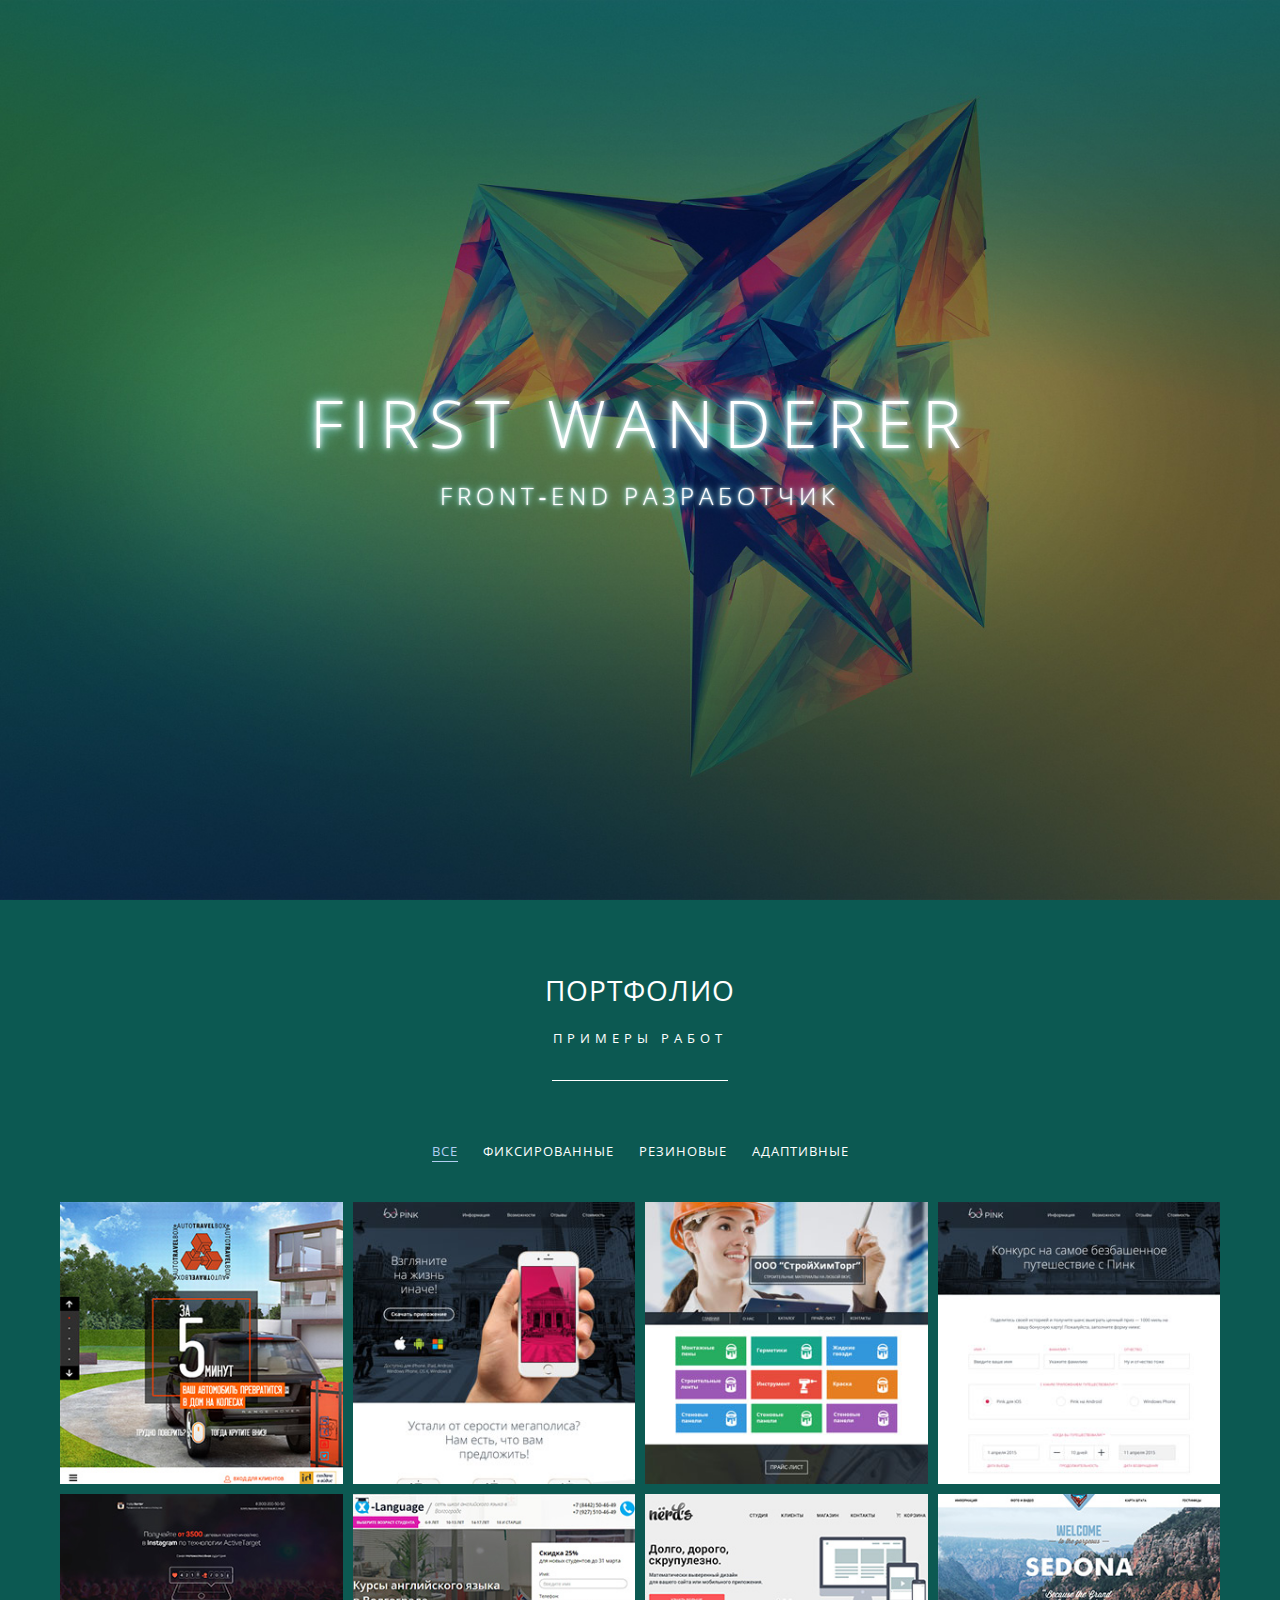
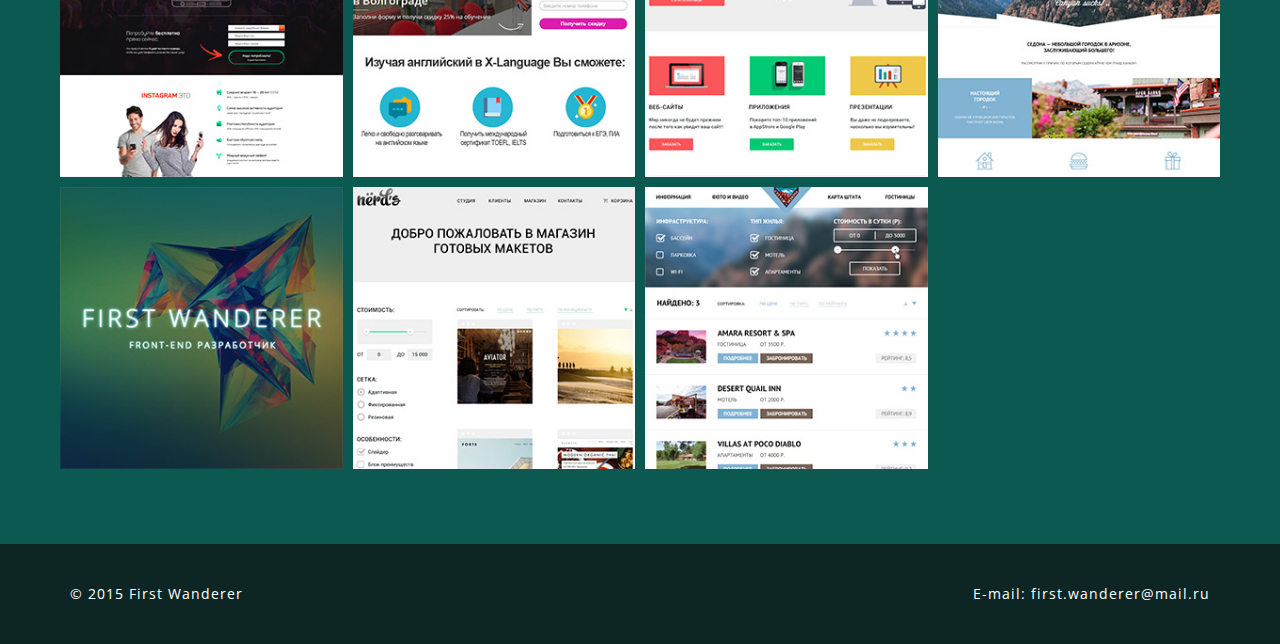
<file: index.html>
<!DOCTYPE html>
<html>
  <head>
    <meta charset="utf-8">
    <meta http-equiv="X-UA-Compatible" content="IE=edge">
    <meta name="viewport" content="width=device-width, initial-scale=1">
    <title>First Wanderer</title>
    <link rel="shortcut icon" href="image/img-shortcut.png">
    <link href='http://fonts.googleapis.com/css?family=Open+Sans:400,300&amp;subset=latin,cyrillic' rel='stylesheet' type='text/css'>
    <link rel="stylesheet" href="css/style.min.css">
  </head>
  <body>
    <header class="page-header parallax-window" data-parallax="scroll" data-image-src="image/bg-header.jpg">
      <div class="head-wrapper">
        <div class="head-centred">
          <div class="head-text">
            <h1>First Wanderer</h1>
            <p>Front&#x2010;End разработчик</p>
          </div>
        </div>
      </div>
    </header>

    <section class="s-portfolio">
      <div class="section-header">
        <h2>Портфолио</h2>
        <div class="s-descr">Примеры работ</div>
      </div>
      <div class="section-content">
        <div class="container">
          <div class="row">
            <ul class="controls">
              <li class="filter active" data-filter="all">Все</li>
              <li class="filter" data-filter=".grid-fixed">Фиксированные</li>
              <li class="filter" data-filter=".grid-elastic">Резиновые</li>
              <li class="filter" data-filter=".grid-responsive">Адаптивные</li>
            </ul>
            <div id="container-mix">
              <div class="mix col-md-3 col-sm-4 col-xs-6 grid-responsive">
                <div class="mix-wrap">
                  <img src="image/mix-autotravelbox-index.jpg" height="300" width="300" alt="autotravel">
                  <div class="mix-tooltip">
                    <div class="tooltip-wrap">
                      <h3>AutoTravelBox</h3>
                      <p>Корпоративный сайт<br>Главная страица</p>
                      <a href="sites/autotravelbox/index.html" class="btn" target="_blank">Посмотреть</a>
                    </div>
                  </div>
                </div>
              </div>
              <div class="mix col-md-3 col-sm-4 col-xs-6 grid-responsive">
                <div class="mix-wrap">
                  <img src="image/mix-pink-index.jpg" height="300" width="300" alt="Pink">
                  <div class="mix-tooltip">
                    <div class="tooltip-wrap">
                      <h3>Pink</h3>
                      <p>Промо-сайт мобильного приложения<br>Главная страница</p>
                      <a href="sites/pink/index.html" class="btn" target="_blank">Посмотреть</a>
                    </div>
                  </div>
                </div>
              </div>
              <div class="mix col-md-3 col-sm-4 col-xs-6 grid-responsive">
                <div class="mix-wrap">
                  <img src="image/mix-stroyhimtorg-index.jpg" height="300" width="300" alt="IvStroyHimTorg">
                  <div class="mix-tooltip">
                    <div class="tooltip-wrap">
                      <h3>StroyHimTorg</h3>
                      <p>Сайт фирмы стройматериалов<br>Сайт с каталогом</p>
                      <a href="http://ivstroyhimtorg.ru" class="btn" target="_blank">Посмотреть</a>
                    </div>
                  </div>
                </div>
              </div>
              <div class="mix col-md-3 col-sm-4 col-xs-6 grid-responsive">
                <div class="mix-wrap">
                  <img src="image/mix-pink-form.jpg" height="300" width="300" alt="Pink">
                  <div class="mix-tooltip">
                    <div class="tooltip-wrap">
                      <h3>Pink</h3>
                      <p>Промо-сайт мобильного приложения<br>Форма участия в конкурсе</p>
                      <a href="sites/pink/form.html" class="btn" target="_blank">Посмотреть</a>
                    </div>
                  </div>
                </div>
              </div>
              <div class="mix col-md-3 col-sm-4 col-xs-6 grid-fixed">
                <div class="mix-wrap">
                  <img src="image/mix-instahunter-index.jpg" height="300" width="300" alt="instahunter">
                  <div class="mix-tooltip">
                    <div class="tooltip-wrap">
                      <h3>InstaHunter</h3>
                      <p>Промо-сайт<br>Landing page</p>
                      <a href="sites/instahunter/index.html" class="btn" target="_blank">Посмотреть</a>
                    </div>
                  </div>
                </div>
              </div>
              <div class="mix col-md-3 col-sm-4 col-xs-6 grid-responsive">
                <div class="mix-wrap">
                  <img src="image/mix-xlang-index.jpg" height="300" width="300" alt="x-language">
                  <div class="mix-tooltip">
                    <div class="tooltip-wrap">
                      <h3>X-language</h3>
                      <p>Сайт школы английского языка<br>Главная страница</p>
                      <a href="sites/xlanguage/index.html" class="btn" target="_blank">Посмотреть</a>
                    </div>
                  </div>
                </div>
              </div>
              <div class="mix col-md-3 col-sm-4 col-xs-6 grid-fixed">
                <div class="mix-wrap">
                  <img src="image/mix-nerds-index.jpg" height="300" width="300" alt="nerds">
                  <div class="mix-tooltip">
                    <div class="tooltip-wrap">
                      <h3>Nerds</h3>
                      <p>Сайт дизайн-студии<br>Главная страница</p>
                      <a href="sites/nerds/index.html" class="btn" target="_blank">Посмотреть</a>
                    </div>
                  </div>
                </div>
              </div>
              <div class="mix col-md-3 col-sm-4 col-xs-6 grid-elastic">
                <div class="mix-wrap">
                  <img src="image/mix-sedona-index.jpg" height="300" width="300" alt="sedona">
                  <div class="mix-tooltip">
                    <div class="tooltip-wrap">
                      <h3>Sedona</h3>
                      <p>Туристический сайт небольшого города<br>Главная страница</p>
                      <a href="sites/sedona/index.html" class="btn" target="_blank">Посмотреть</a>
                    </div>
                  </div>
                </div>
              </div>
              <div class="mix col-md-3 col-sm-4 col-xs-6 grid-responsive">
                <div class="mix-wrap">
                  <img src="image/mix-fw-index.jpg" height="300" width="300" alt="nerds">
                  <div class="mix-tooltip">
                    <div class="tooltip-wrap">
                      <h3>First Wanderer</h3>
                      <p>Сайт-портфолио<br>Landing page</p>
                      <a href="#" class="btn" target="_blank">Посмотреть</a>
                    </div>
                  </div>
                </div>
              </div>
              <div class="mix col-md-3 col-sm-4 col-xs-6 grid-fixed">
                <div class="mix-wrap">
                  <img src="image/mix-nerds-inner.jpg" height="300" width="300" alt="nerds">
                  <div class="mix-tooltip">
                    <div class="tooltip-wrap">
                      <h3>Nerds</h3>
                      <p>Сайт дизайн-студии<br>Внутренняя страница</p>
                      <a href="sites/nerds/shop.html" class="btn" target="_blank">Посмотреть</a>
                    </div>
                  </div>
                </div>
              </div>
              <div class="mix col-md-3 col-sm-4 col-xs-6 grid-elastic">
                <div class="mix-wrap">
                  <img src="image/mix-sedona-inner.jpg" height="300" width="300" alt="sedona">
                  <div class="mix-tooltip">
                    <div class="tooltip-wrap">
                      <h3>Sedona</h3>
                      <p>Туристический сайт небольшого города<br>Внутренняя страница</p>
                      <a href="sites/sedona/hotels.html" class="btn" target="_blank">Посмотреть</a>
                    </div>
                  </div>
                </div>
              </div>
            </div>
          </div>
        </div>
      </div>
    </section>

    <footer class="page-footer">
      <div class="container">
        <div class="row">
          <div class="col-xs-6">&copy; 2015 First Wanderer</div>
          <div class="col-xs-6 contact">E-mail: <a href="mailto:first.wanderer@mail.ru">first.wanderer@mail.ru</a></div>
        </div>
      </div>
    </footer>

    <script src="https://ajax.googleapis.com/ajax/libs/jquery/2.1.3/jquery.min.js"></script>
    <script src="js/script.min.js"></script>
  </body>
</html>
</file>
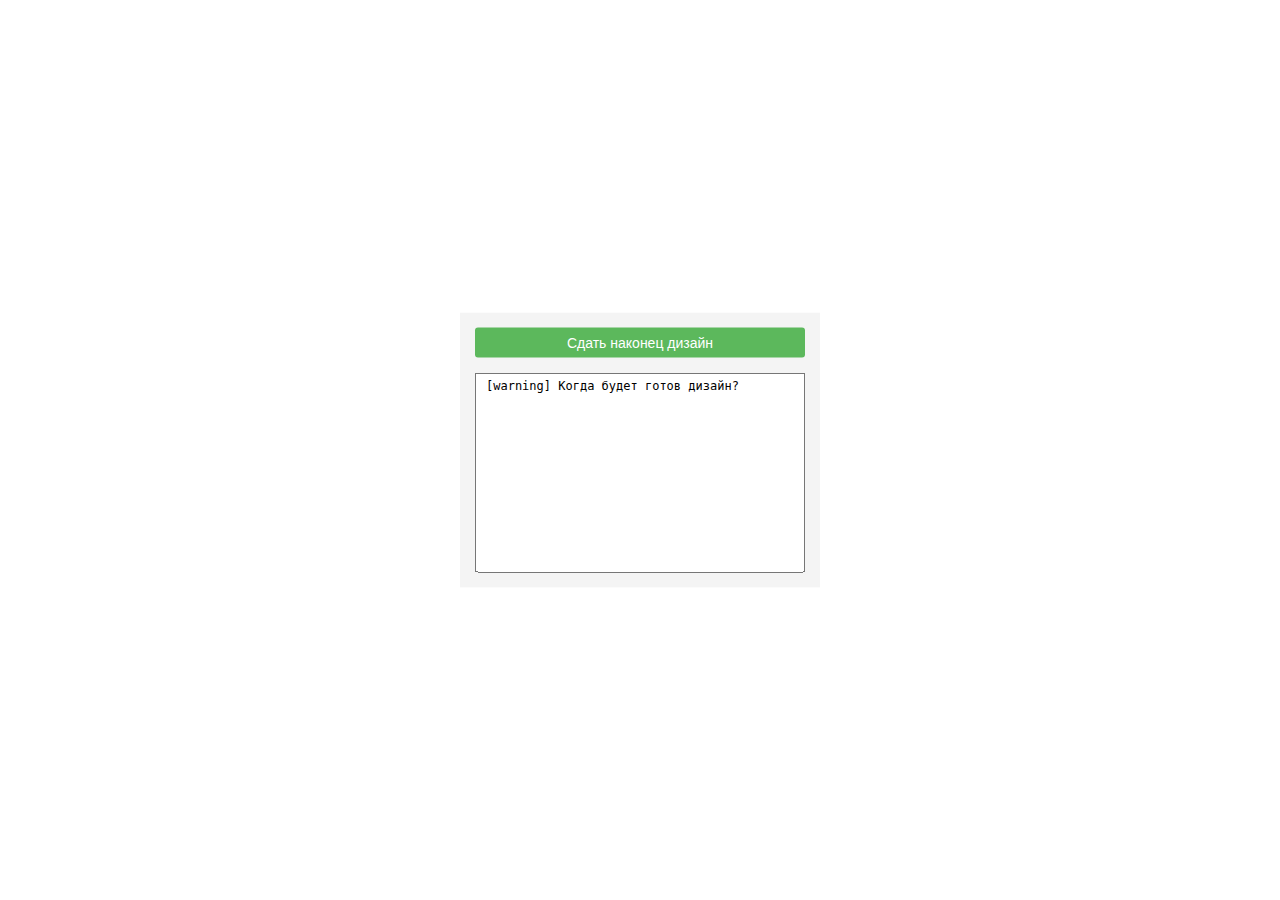
<file: where_design/index.html>
<!DOCTYPE html>
<html lang="ru">
<head>
    <meta charset="UTF-8">
    <title>Вопрос от РП</title>

    <style>
        * {
            padding: 0;
            margin: 0;
            box-sizing: border-box;
        }

        html, body {
            width: 100vw;
            height: 100vh;
            position: relative;
        }

        html {
            font-family: Verdana, sans-serif;
            color: #333;
        }

        p {
            margin: 0 0 15px 0;
        }

        textarea {
            padding: 5px 10px;
        }

        #content {
            display: block;
            width: 360px;
            padding: 15px;
            position: fixed;
            top: 50%;
            left: 50%;
            background: #f4f4f4;
            font-size: 0;
            -webkit-transform: translateX(-50%) translateY(-50%);
            -ms-transform: translateX(-50%) translateY(-50%);
            transform: translateX(-50%) translateY(-50%);
        }

        #button {
            display: block;
            margin-bottom: 15px;
            color: #fff;
            text-align: center;
            text-decoration: none;
            font-size: 14px;
            line-height: 30px;
            border-radius: 3px;
            background-color: #5cb85c;
            border-color: #4cae4c;
        }

        #button:hover,
        #button:focus {
            background: #4cae4c;
            border-color: #3a833a;
        }

        #wall {
            width: 100%;
            height: 200px;
            resize: none;
            outline: none;
            font-size: 12px;
        }
    </style>
</head>
<body>

<div id="content">
    <a href="#" id="button" class="js-neutralize-women">Сдать наконец дизайн</a>
    <textarea id="wall" class="js-wall"></textarea>
</div>

<!-- подключаем ядро приложения -->
<script src="assets/application.js" type="text/javascript"></script>

</body>
</html>
</file>
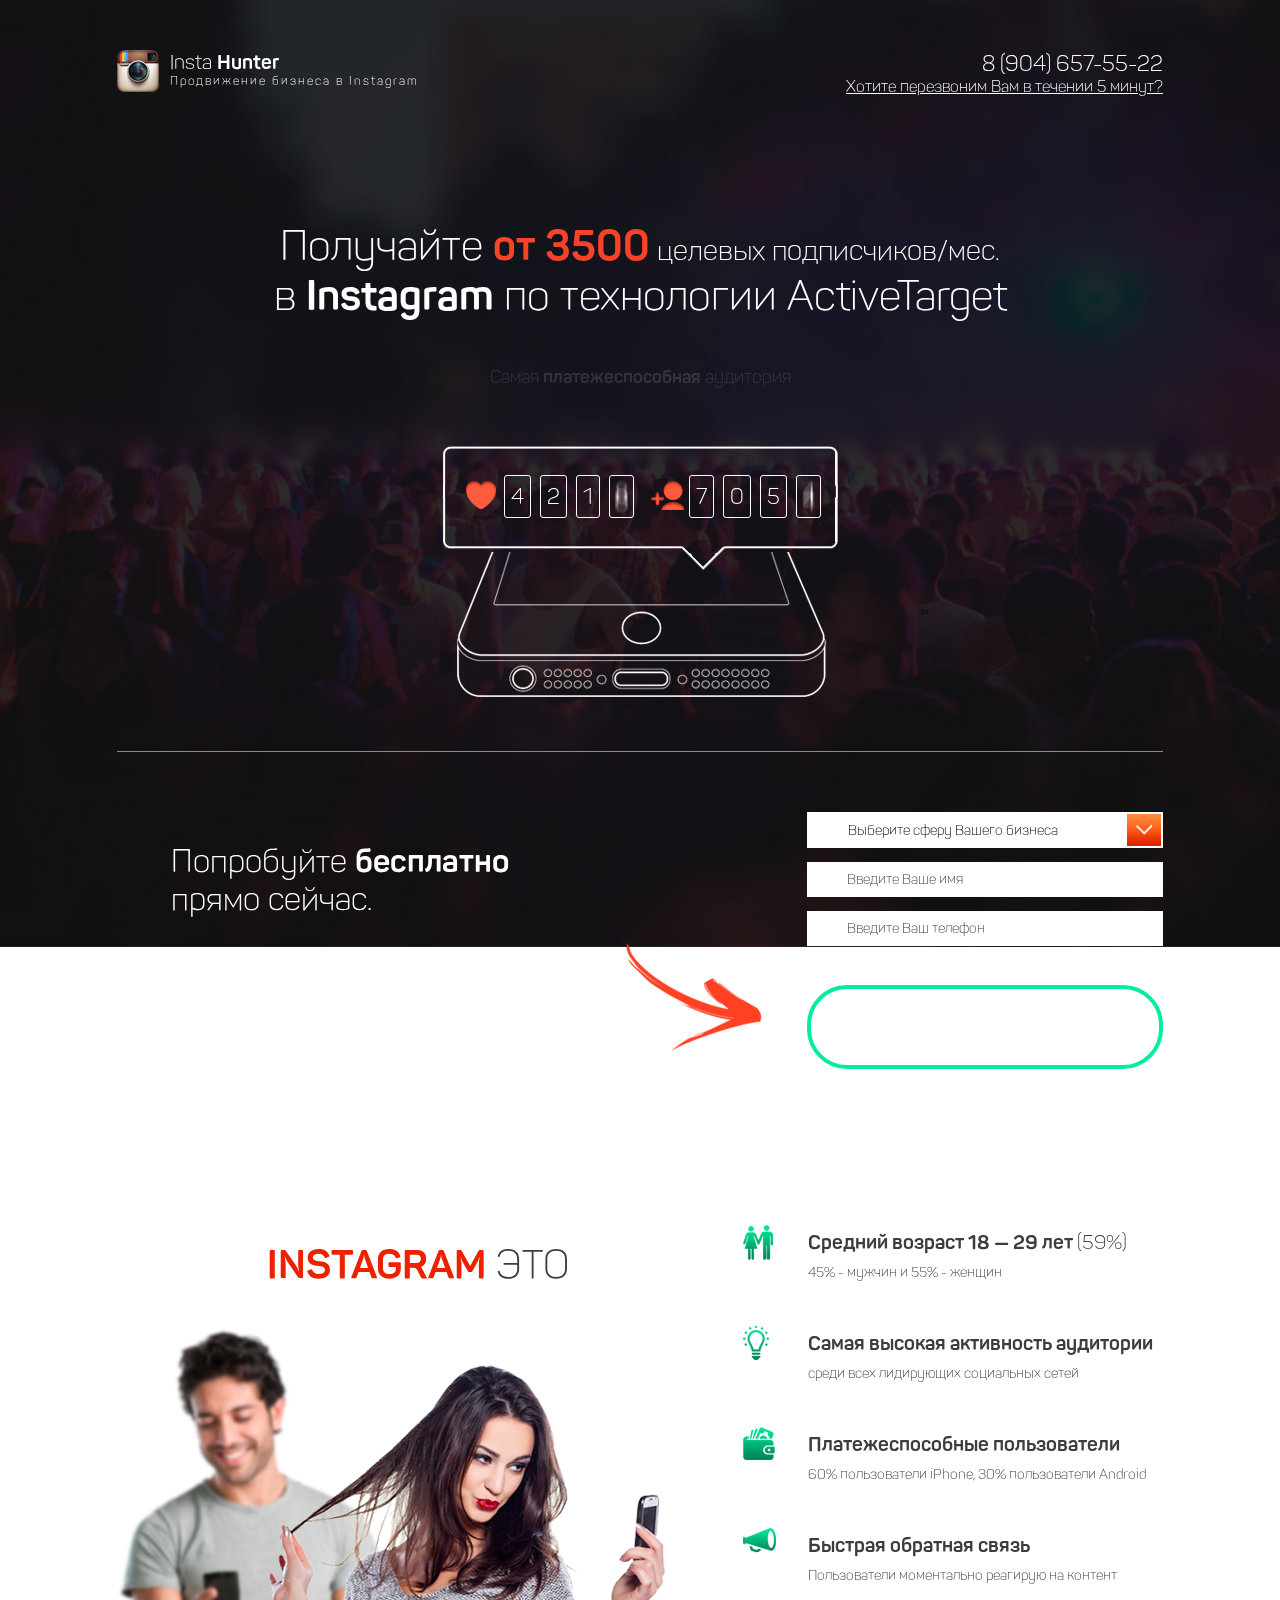
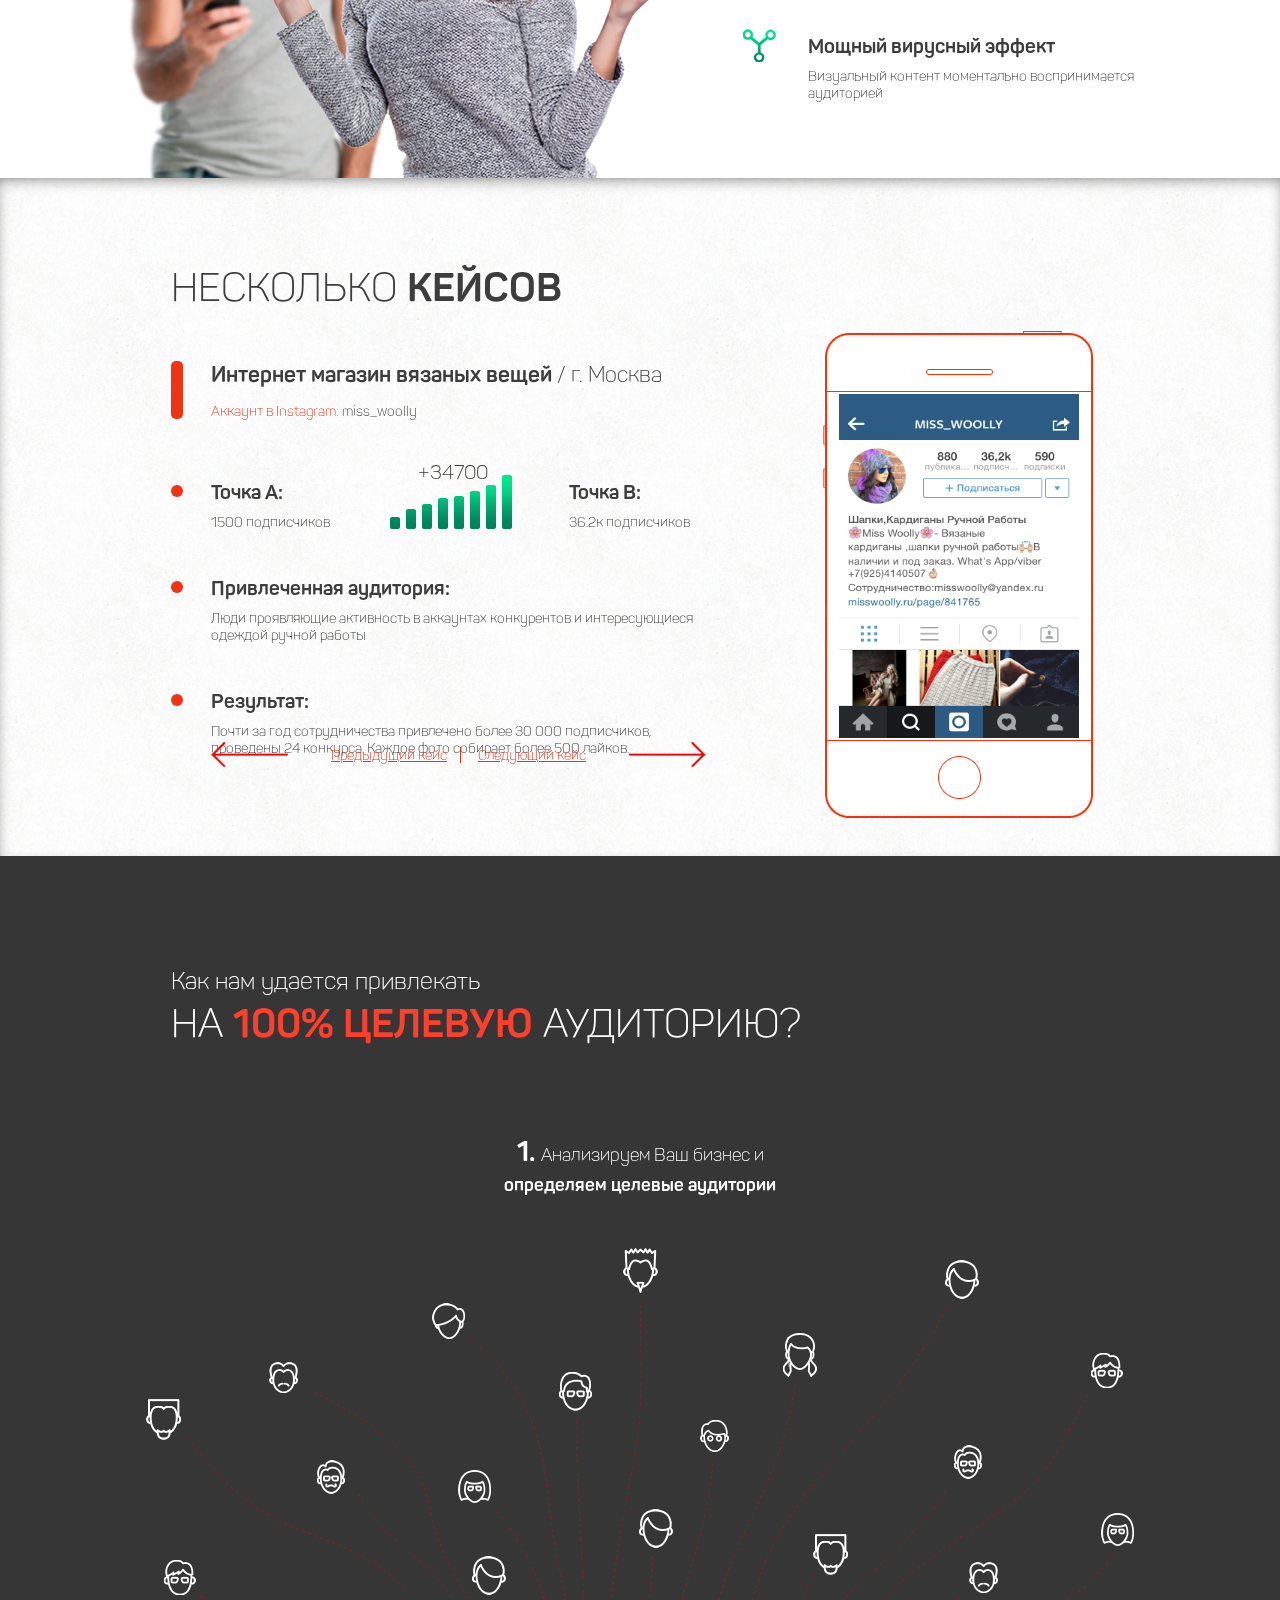
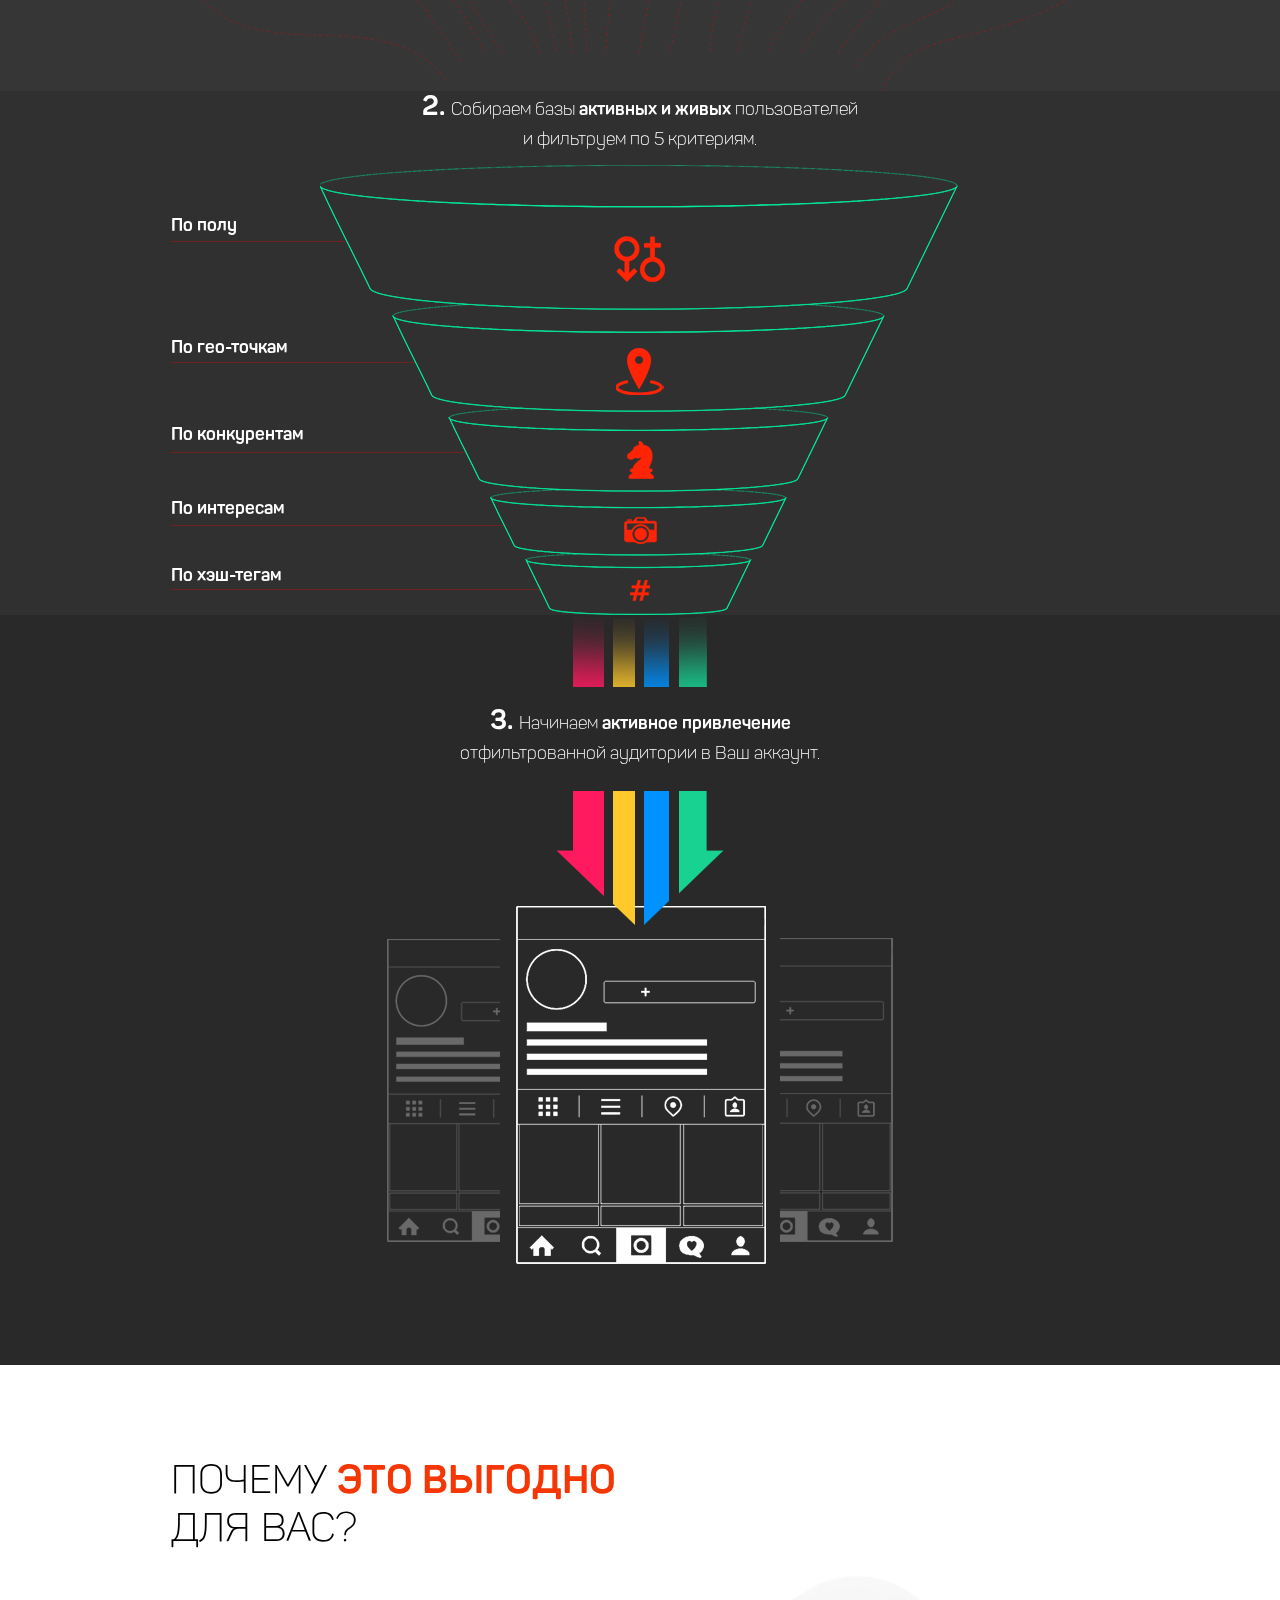
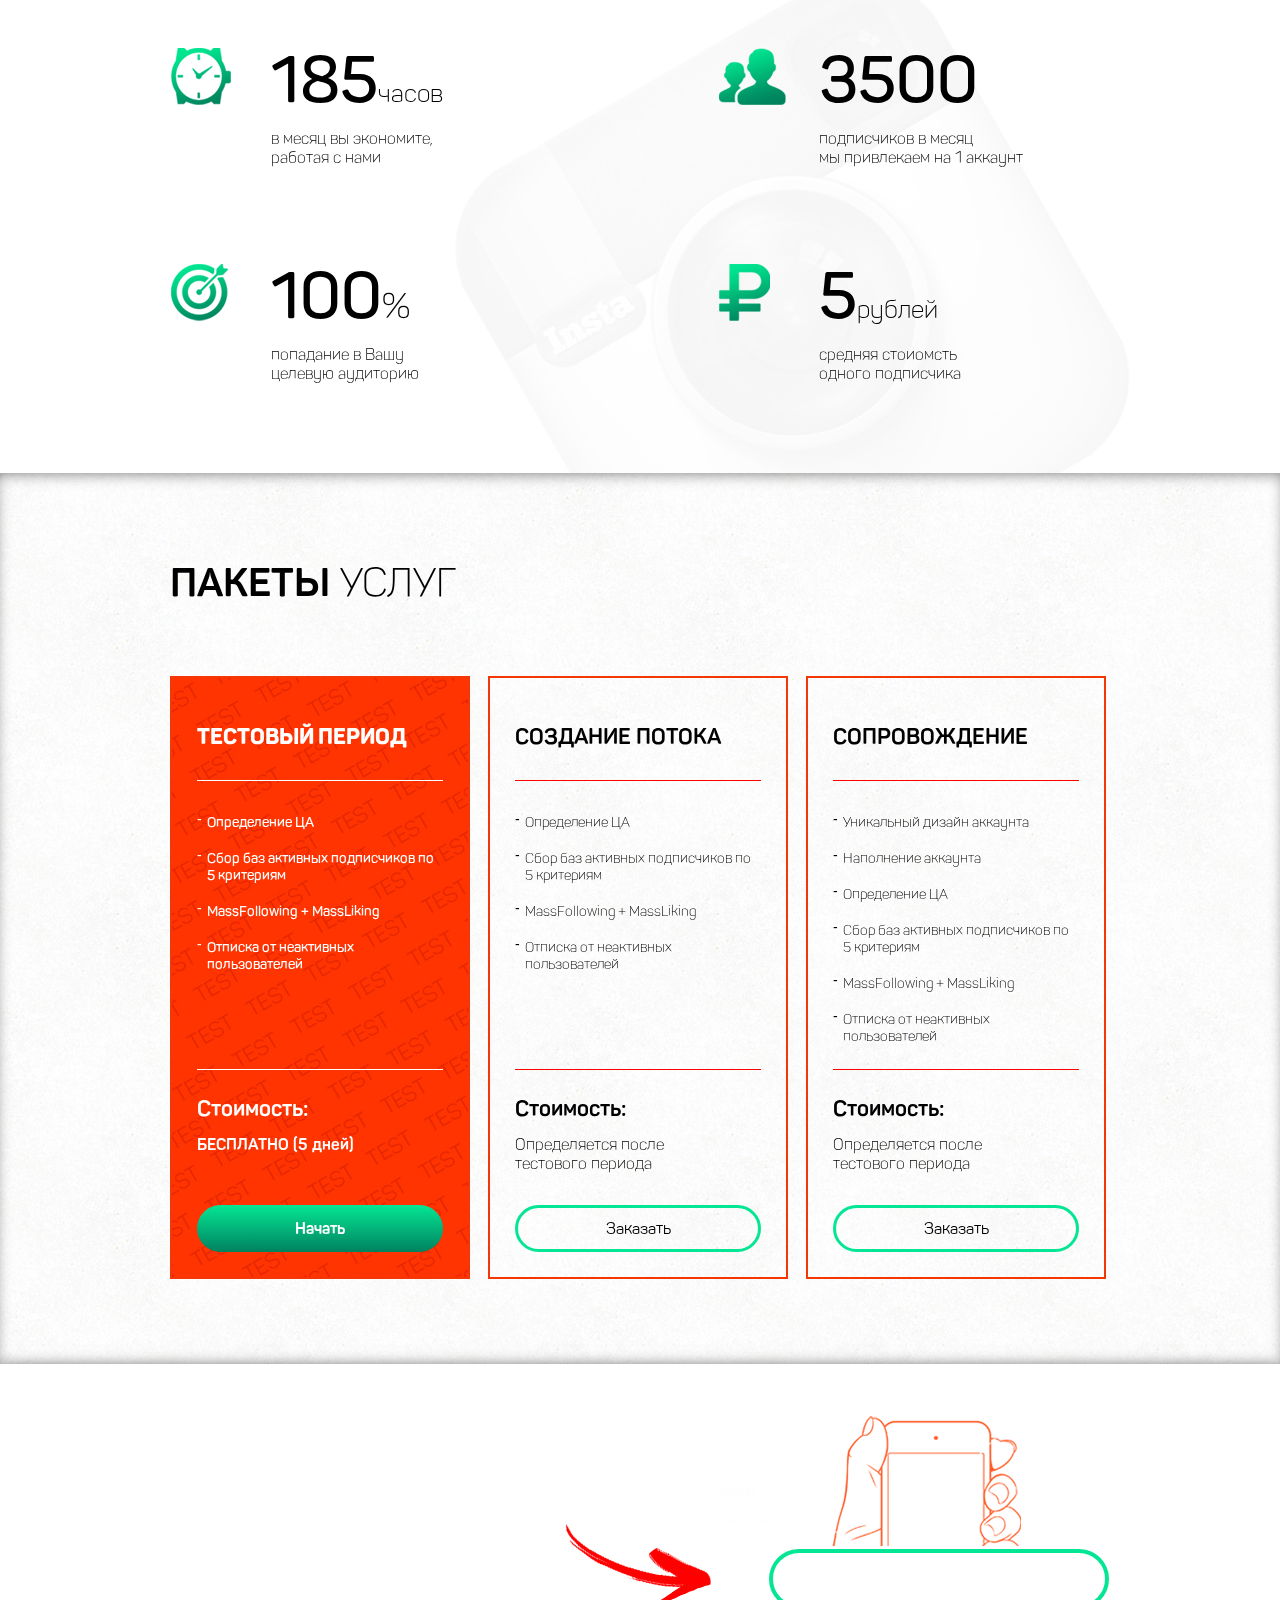
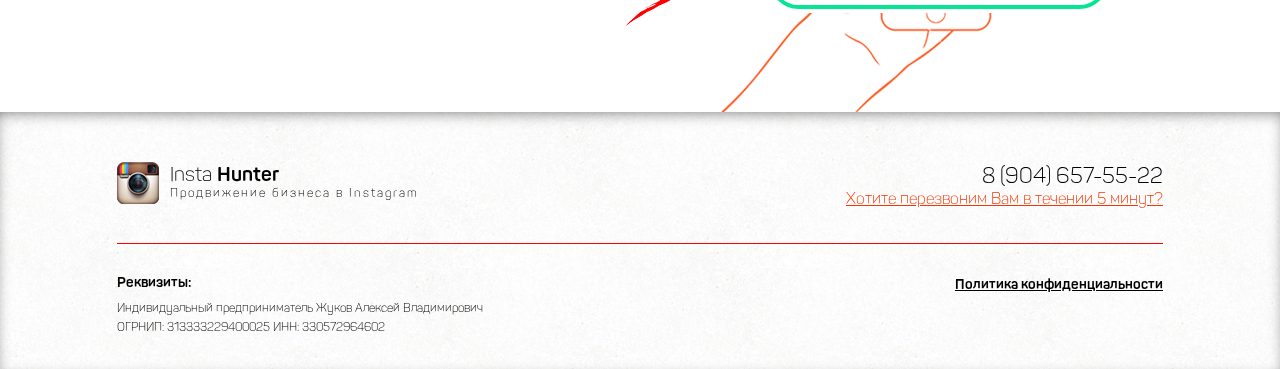
<file: sites/instahunter/index.html>
<!DOCTYPE html>
<!--[if lt IE 7]><html lang="ru" class="lt-ie9 lt-ie8 lt-ie7"><![endif]-->
<!--[if IE 7]><html lang="ru" class="lt-ie9 lt-ie8"><![endif]-->
<!--[if IE 8]><html lang="ru" class="lt-ie9"><![endif]-->
<!--[if gt IE 8]><!-->
<html lang="ru">
<!--<![endif]-->
<head>
	<meta charset="utf-8" />
	<title>Insta Hunter</title>
	<meta name="description" content="" />
	<meta http-equiv="X-UA-Compatible" content="IE=edge" />		
	<link rel="shortcut icon" href="image/icon-insta.png" />
	<link rel="stylesheet" href="css/normalize.css">	
	<link rel="stylesheet" href="libs/magnific-popup/magnific-popup.css" />
	<link rel="stylesheet" href="libs/owl-carousel/owl.carousel.css" />
	<link rel="stylesheet" href="css/main.min.css" />	
</head>
<body>

<!-- Yandex.Metrika counter -->
<script type="text/javascript">
(function (d, w, c) {
    (w[c] = w[c] || []).push(function() {
        try {
            w.yaCounter29091695 = new Ya.Metrika({id:29091695,
                    webvisor:true,
                    clickmap:true,
                    trackLinks:true,
                    accurateTrackBounce:true});
        } catch(e) { }
    });

    var n = d.getElementsByTagName("script")[0],
        s = d.createElement("script"),
        f = function () { n.parentNode.insertBefore(s, n); };
    s.type = "text/javascript";
    s.async = true;
    s.src = (d.location.protocol == "https:" ? "https:" : "http:") + "//mc.yandex.ru/metrika/watch.js";

    if (w.opera == "[object Opera]") {
        d.addEventListener("DOMContentLoaded", f, false);
    } else { f(); }
})(document, window, "yandex_metrika_callbacks");
</script>
<noscript><div><img src="//mc.yandex.ru/watch/29091695" style="position:absolute; left:-9999px;" alt="" /></div></noscript>
<!-- /Yandex.Metrika counter -->



	<header class="page-header parallax-window" data-parallax="scroll" data-image-src="image/bg-header.jpg">
		<div class="container">
			<div class="page-title clearfix">
				<div class="title-logo">
					<div class="title">Insta <b>Hunter</b></div>
					<div class="subtitle">Продвижение бизнеса в Instagram</div>
				</div>
				<div class="title-phone">
					<div class="phone">8 (904) 657-55-22</div>
					<a href="#callback-up" class="callback popup" onclick="yaCounter29091695.reachGoal('Zakaz_zvonka'); return true;">Хотите перезвоним Вам в течении 5 минут?</a>
				</div>
			</div>
			<div class="head-centred">
				<div class="slogan">Получайте <b class="paint">от 3500</b><span class="size-28"> целевых подписчиков/мес. </span>в <b>Instagram</b> по технологии ActiveTarget</div>
				<div class="change-title">
					<span class="change change-1">Самая <b>платежеспособная</b> аудитория</span>
					<span class="change change-2">Самая <b>активная</b> аудитория</span>
					<span class="change change-3">Клиенты <b>в 3 раза дешевле</b> чем с контекста</span>
					<span class="change change-4"><b>100% попадание</b> в целевую аудиторию</span>
				</div>
				<div class="counter-img">
					<div class="counter">
						<div class="heart-counter">
							<span>4</span>
							<span>2</span>
							<span>1</span>
							<span class="counter-1">7</span>
						</div>
						<div class="plus-counter">
							<span>7</span>
							<span>0</span>
							<span>5</span>
							<span class="counter-2">7</span>
						</div>
					</div>
					<img src="image/img-iphone-counter.png" height="251" width="395" alt="counter">
				</div>				
			</div>
			<div class="head-proposal clearfix">
				<div class="gratis">
					<div class="title">Попробуйте <b>бесплатно</b> прямо сейчас.</div>
					<div class="subtitle">Мы предоставляем <b>5 дней тестового периода,</b> чтобы вы удостоверились в качестве наших услуг.</div>
				</div>
				<div class="form-proposal">
					<form id="form-order">
						<input type="hidden" name="typeservice" value="Тестовый пакет">
						<div class="select-outer">
							<select name="business">
								<option>Выберите сферу Вашего бизнеса</option>
								<option>Автобизнес</option>
								<option>Бытовые услуги</option>
								<option>Информационные технологии</option>
								<option>Красота и здоровье</option>
								<option>Мода и стиль</option>
								<option>Образование и искусство</option>
								<option>Услуги для бизнеса</option>
								<option>Продукты, напитки</option>
								<option>Ресторанный бизнес</option>
								<option>Розничная торговля</option>
								<option>Сельское, лесное хозяйство и рыболовство</option>
								<option>СМИ, полиграфия и издательский бизнес</option>
								<option>Спорт и развлечения</option>
								<option>Строительство и ремонт</option>
								<option>Товары для дома</option>
								<option>Детские товары и услуги</option>
								<option>Туристический, гостинничный бизнес</option>
								<option>Финансовые услуги</option>
								<option>Хобби-бизнес</option>
							</select>
						 	<a class="select-button"></a>
						</div>		
						<input type="text" name="name" placeholder="Введите Ваше имя">
						<input type="tel" name="phone" placeholder="Введите Ваш телефон" required class="mask">
						<button class="btn-form" type="submit" onclick="yaCounter29091695.reachGoal('knopkaTest-1'); return true;">Надо попробовать!<br><span class="subbtn-form">5 дней бесплатно</span></button>
					</form>
				</div>
			</div>
		</div>
	</header>

	<section class="insis">
		<div class="container clearfix">
			<div class="s-left">
				<h2><b class="paint">Instagram</b> это</h2>				
			</div>
			<div class="s-right">
				<ul>
					<li>
						<div class="title">Средний возраст 18 — 29 лет <span class="light">(59%)</span></div>
						<div class="subtitle">45% - мужчин и 55% - женщин</div>
					</li>
					<li>
						<div class="title">Самая высокая активность аудитории</div>
						<div class="subtitle">среди всех лидирующих социальных сетей </div>
					</li>
					<li>
						<div class="title">Платежеспособные пользователи</div>
						<div class="subtitle">60% пользователи iPhone, 30% пользователи Android</div>
					</li>
					<li>
						<div class="title">Быстрая обратная связь</div>
						<div class="subtitle">Пользователи моментально реагирую на контент</div>
					</li>
					<li>
						<div class="title">Мощный вирусный эффект</div>
						<div class="subtitle">Визуальный контент моментально воспринимается аудиторией</div>
					</li>
				</ul>
			</div>
		</div>
	</section>

	<section class="cases">
		<div class="container clearfix">			
			<h2>Несколько <b>кейсов</b></h2>	
			<div class="slider">
				<div class="carousel">
					<div class="slide">
						<div class="s-left">
							<div class="title-slide">
								<div class="title">Интернет магазин вязаных вещей <span class="light"> / г. Москва</span></div>
								<div class="subtitle"><span class="paint">Аккаунт в Instagram:</span> <span class="light">miss_woolly</span></div>
							</div>
							<ul>
								<li>
									<div class="column">
										<div class="title">Точка А:</div>
										<div class="subtitle">1500 подписчиков</div>
									</div>
									<div class="column-center">
										<div class="title"><span class="light">+34700</span></div>									
									</div>
									<div class="column">
										<div class="title">Точка В:</div>
										<div class="subtitle">36.2к подписчиков</div>
									</div>								
								</li>
								<li>
									<div class="title">Привлеченная аудитория:</div>
									<div class="subtitle">Люди проявляющие активность в аккаунтах конкурентов и интересующиеся одеждой ручной работы</div>
								</li>
								<li>
									<div class="title">Результат:</div>
									<div class="subtitle">Почти за год сотрудничества привлечено более 30 000 подписчиков, проведены 24 конкурса. Каждое фото собирает более 500 лайков.</div>
								</li>							
							</ul>
						</div>
						<div class="s-right">
							<img src="image/keys1.png" height="344" width="240" alt="iphone">
						</div>
					</div>
					<div class="slide">
						<div class="s-left">
							<div class="title-slide">
								<div class="title">Интернет магазин детских товаров Английского бренда MamasiPapas <span class="light"> / г. Москва</span></div>
								<div class="subtitle"><span class="paint">Аккаунт в Instagram:</span> <span class="light">papasmamas</span></div>
							</div>
							<ul>
								<li>
									<div class="column">
										<div class="title">Точка А:</div>
										<div class="subtitle">0 подписчиков</div>
									</div>
									<div class="column-center">
										<div class="title"><span class="light">+4061</span></div>									
									</div>
									<div class="column">
										<div class="title">Точка В:</div>
										<div class="subtitle">4061 подписчиков</div>
									</div>								
								</li>
								<li>
									<div class="title">Привлеченная аудитория:</div>
									<div class="subtitle">Девушки активные в аккаунтах конкурентов. Молодые мамы собранные по хэштегам. Девушки следящие за блогами знаменитых мам.</div>
								</li>
								<li>
									<div class="title">Результат:</div>
									<div class="subtitle">Созданный с нуля аккаунт дал поток потенциальных клиетов, которые вскоре стали постоянными.</div>
								</li>							
							</ul>
						</div>
						<div class="s-right">
							<img src="image/keys2.png" height="344" width="240" alt="iphone">
						</div>
					</div>
					<div class="slide">
						<div class="s-left">
							<div class="title-slide">
								<div class="title">Официальный аккаунт ресторана «Виноград»<span class="light">/ г.Одесса</span></div>
								<div class="subtitle"><span class="paint">Аккаунт в Instagram:</span> <span class="light">restaurant_vinograd</span></div>
							</div>
							<ul>
								<li>
									<div class="column">
										<div class="title">Точка А:</div>
										<div class="subtitle">0 подписчиков</div>
									</div>
									<div class="column-center">
										<div class="title"><span class="light">+1216</span></div>									
									</div>
									<div class="column">
										<div class="title">Точка В:</div>
										<div class="subtitle">1216 подписчиков</div>
									</div>								
								</li>
								<li>
									<div class="title">Привлеченная аудитория:</div>
									<div class="subtitle">Жители города Одесса. Люди посещающие подобные заведения собранные по гео-точкам. Была разработана акция с личным хэштегом ресторана.</div>
								</li>
								<li>
									<div class="title">Результат:</div>
									<div class="subtitle">После проведения акции посетителей увеличилось в двое. Личный хэштег в инстаграме упоминался 423 раза.</div>
								</li>							
							</ul>
						</div>
						<div class="s-right">
							<img src="image/keys3.png" height="344" width="240" alt="iphone">
						</div>
					</div>
					<div class="slide">
						<div class="s-left">
							<div class="title-slide">
								<div class="title">Хэндмэйд мастерская.<span class="light"> / г. Москва</span></div>
								<div class="subtitle"><span class="paint">Аккаунт в Instagram:</span> <span class="light">bukvipodushki</span></div>
							</div>
							<ul>
								<li>
									<div class="column">
										<div class="title">Точка А:</div>
										<div class="subtitle">0 подписчиков</div>
									</div>
									<div class="column-center">
										<div class="title"><span class="light">+4317</span></div>									
									</div>
									<div class="column">
										<div class="title">Точка В:</div>
										<div class="subtitle">4317 подписчиков</div>
									</div>								
								</li>
								<li>
									<div class="title">Привлеченная аудитория:</div>
									<div class="subtitle">Девушки проявляющие активность в аккаунтах конкурентов и в аккаунтах смежной тематики.</div>
								</li>
								<li>
									<div class="title">Результат:</div>
									<div class="subtitle">Все заказы в мастерской приходят из инстаграм. Ежемесячно продается около 130 Букв подушек. Подписан договор о сотрудничестве с агенством праздников.</div>
								</li>							
							</ul>
						</div>
						<div class="s-right">
							<img src="image/keys4.png" height="344" width="240" alt="iphone">
						</div>
					</div>
					<div class="slide">
						<div class="s-left">
							<div class="title-slide">
								<div class="title">Кондитерские изделия с доставкой на дом. <span class="light"> / г. Одесса</span></div>
								<div class="subtitle"><span class="paint">Аккаунт в Instagram:</span> <span class="light">makemycakeshop</span></div>
							</div>
							<ul>
								<li>
									<div class="column">
										<div class="title">Точка А:</div>
										<div class="subtitle">3300 подписчиков</div>
									</div>
									<div class="column-center">
										<div class="title"><span class="light">+16000</span></div>									
									</div>
									<div class="column">
										<div class="title">Точка В:</div>
										<div class="subtitle">19.3к подписчиков</div>
									</div>								
								</li>
								<li>
									<div class="title">Привлеченная аудитория:</div>
									<div class="subtitle">Активные пользователи из г.Одесса, подписичики конкурентов.</div>
								</li>
								<li>
									<div class="title">Результат:</div>
									<div class="subtitle">После неудовлетворительного сотрудничества со школьниками мы взялись за работу. 
За все время сотрудничества провели около 20 розыгрышей к разным праздникам, увеличили втрое число покупок.
</div>
								</li>							
							</ul>
						</div>
						<div class="s-right">
							<img src="image/keys5.png" height="344" width="240" alt="iphone">
						</div>
					</div>
					<div class="slide">
						<div class="s-left">
							<div class="title-slide">
								<div class="title">Интернет магазин женской одежды с доставкой на дом.<span class="light"> / г. Москва</span></div>
								<div class="subtitle"><span class="paint">Аккаунт в Instagram:</span> <span class="light">vipsabor</span></div>
							</div>
							<ul>
								<li>
									<div class="column">
										<div class="title">Точка А:</div>
										<div class="subtitle">1000 подписчиков</div>
									</div>
									<div class="column-center">
										<div class="title"><span class="light">+11800</span></div>									
									</div>
									<div class="column">
										<div class="title">Точка В:</div>
										<div class="subtitle">12.8к подписчиков</div>
									</div>								
								</li>
								<li>
									<div class="title">Привлеченная аудитория:</div>
									<div class="subtitle">Девушки из города Москва интересующиеся модной одеждой и проявляющие активность в аккаунтах конкурентов.</div>
								</li>
								<li>
									<div class="title">Результат:</div>
									<div class="subtitle">Рекорд прироста числа подписчиков в сутки 450 человек. Сформировалась база постоянных клиентов. </div>
								</li>							
							</ul>
						</div>
						<div class="s-right">
							<img src="image/keys6.png" height="344" width="240" alt="iphone">
						</div>
					</div>
					<div class="slide">
						<div class="s-left">
							<div class="title-slide">
								<div class="title">Оздоровление и выпрямление волос<span class="light"> / г.Владивосток</span></div>
								<div class="subtitle"><span class="paint">Аккаунт в Instagram:</span> <span class="light">showroom_mes_desirs</span></div>
							</div>
							<ul>
								<li>
									<div class="column">
										<div class="title">Точка А:</div>
										<div class="subtitle">0 подписчиков</div>
									</div>
									<div class="column-center">
										<div class="title"><span class="light">+896</span></div>									
									</div>
									<div class="column">
										<div class="title">Точка В:</div>
										<div class="subtitle">896 подписчиков</div>
									</div>								
								</li>
								<li>
									<div class="title">Привлеченная аудитория:</div>
									<div class="subtitle">Девушки 18-35 лет проживающие в городе Владивосток.</div>
								</li>
								<li>
									<div class="title">Результат:</div>
									<div class="subtitle">В первый же день продвижения получили 4 заявки на услуги.</div>
								</li>							
							</ul>
						</div>
						<div class="s-right">
							<img src="image/img-phone-app.jpg" height="344" width="240" alt="iphone">
						</div>
					</div>
				</div>					
				<div class="slide-control">
					<div class="prev-button">Предыдущий кейс</div>
					<div class="next-button">Следующий кейс</div>
				</div>
			</div>				
		</div>		
	</section>

	<section class="funnel">
		<div class="bg-light">
			<div class="container">
				<h2><span class="size-24">Как нам удается привлекать</span><br>на <b class="paint">100% целевую</b> аудиторию?</h2>
				<div class="step"><span class="size-28">1. </span>Анализируем Ваш бизнес и <b>определяем целевые аудитории</b></div>
			</div>			
		</div>
		<div class="bg-dark">
			<div class="container">				
				<div class="step"><span class="size-28">2. </span>Собираем базы <b>активных и живых</b> пользователей и фильтруем по 5 критериям.</div>
				<ul>
					<li>По полу</li>
					<li>По гео-точкам</li>
					<li>По конкурентам</li>
					<li>По интересам</li>
					<li>По хэш-тегам</li>
				</ul>
			</div>
		</div>
		<div class="bg-black">
			<div class="container">
				<div class="step"><span class="size-28">3. </span>Начинаем <b>активное привлечение</b> отфильтрованной аудитории в Ваш аккаунт.</div>
			</div>
		</div>
	</section>

	<section class="profit">
		<div class="container clearfix">
			<h2>Почему <b class="paint">это выгодно</b> для Вас?</h2>
			<div class="s-left">
				<ul>
					<li>
						<div class="title">185<span class="meterage">часов</span></div>
						<div class="subtitle">в месяц вы экономите, работая с нами</div>
					</li>
					<li>
						<div class="title">100<span class="procent">%</span></div>
						<div class="subtitle">попадание в Вашу целевую аудиторию</div>
					</li>
				</ul>
			</div>
			<div class="s-right">
				<ul>
					<li>
						<div class="title">3500</div>
						<div class="subtitle">подписчиков в месяц<br>мы привлекаем на 1 аккаунт</div>
					</li>
					<li>
						<div class="title">5<span class="meterage">рублей</span></div>
						<div class="subtitle">средняя стоиомсть одного подписчика</div>
					</li>
				</ul>
			</div>
		</div>
	</section>

	<section class="packages">
		<div class="container">
			<h2><b>Пакеты</b> услуг</h2>
			<div class="pack test">
				<h3>Тестовый период</h3>
				<ul>
					<li>Определение ЦА</li>
					<li>Сбор баз активных подписчиков по 5 критериям</li>
					<li>MassFollowing + MassLiking</li>
					<li>Отписка от неактивных пользователей</li>
				</ul>
				<div class="worth">
					<div class="title">Стоимость:</div>
					<div class="subtitle"><span class="upper">Бесплатно</span> (5 дней)</div>
				</div>
				<a href="#test-up" class="btn popup" onclick="yaCounter29091695.reachGoal('paketTest'); return true;">Начать</a>
			</div><!--
	 --><div class="pack">
				<h3>Создание потока</h3>
				<ul>
					<li>Определение ЦА</li>
					<li>Сбор баз активных подписчиков по 5 критериям</li>
					<li>MassFollowing + MassLiking</li>
					<li>Отписка от неактивных пользователей</li>
				</ul>
				<div class="worth">
					<div class="title">Стоимость:</div>
					<div class="subtitle">Определяется после тестового периода</div>
				</div>
				<a href="#create-up" class="btn popup" onclick="yaCounter29091695.reachGoal('paketPotok'); return true;">Заказать</a>
			</div><!--
	 --><div class="pack">
				<h3>Сопровождение</h3>
				<ul>
					<li>Уникальный дизайн аккаунта</li>
					<li>Наполнение аккаунта</li>
					<li>Определение ЦА</li>
					<li>Сбор баз активных подписчиков по 5 критериям</li>
					<li>MassFollowing + MassLiking</li>
					<li>Отписка от неактивных пользователей</li>
				</ul>
				<div class="worth">
					<div class="title">Стоимость:</div>
					<div class="subtitle">Определяется после тестового периода</div>
				</div>
				<a href="#escort-up" class="btn popup" onclick="yaCounter29091695.reachGoal('paketSopr'); return true;">Заказать</a>
			</div>
		</div>
	</section>

	<footer class="page-footer">
		<div class="foot-bg parallax-window" data-parallax="scroll" data-image-src="image/bg-footer.jpg">
			<div class="container clearfix">				
				<div class="gratis">
					<div class="title">Начните прямо сейчас <b>бесплатно.</b></div>
					<div class="subtitle">Мы предоставляем <b>5 дней тестового периода,</b> чтобы вы удостоверились в качестве наших услуг.</div>
				</div>
				<div class="hand">
					<a href="#test-up" class="btn popup" onclick="yaCounter29091695.reachGoal('knopkaTest-2'); return true;">Попробовать бесплатно</a>
				</div>				
			</div>	
		</div>	
		<div class="foot-texture">
			<div class="container">
				<div class="page-title clearfix">
					<div class="title-logo">
						<div class="title">Insta <b>Hunter</b></div>
						<div class="subtitle">Продвижение бизнеса в Instagram</div>
					</div>
					<div class="title-phone">
						<div class="phone">8 (904) 657-55-22</div>
						<a href="#callback-up" class="callback popup">Хотите перезвоним Вам в течении 5 минут?</a>
					</div>
				</div>
				<div class="page-policy clearfix">
					<div class="requisites">
						<div class="title">Реквизиты:</div>
						<div class="subtitle">Индивидуальный предприниматель Жуков Алексей Владимирович</div>
						<div class="subtitle">ОГРНИП: 313333229400025 ИНН: 330572964602 </div>
					</div>
					<div class="policy">					
						<a href="#policy-up" class="policy-link popup">Политика конфиденциальности</a>
					</div>
				</div>
			</div>	
		</div>			
	</footer>

	<div class="hidden">
		<div id="callback-up" class="modal-up">
			<div class="title-form">
				<div class="title">Хотите перезвоним Вам</div>
				<div class="subtitle">в течении 5 минут?</div>
				<div class="descr">Для этого заполните форму ниже:</div>
			</div>
			<form id="form">
				<input type="hidden" name="typeservice" value="Заказ звонка">
				<input type="text" name="name" placeholder="Введите Ваше имя">
				<input type="tel" name="phone" placeholder="Введите Ваш телефон" required  class="mask">
				<button class="btn-fill" type="submit">Перезвоните мне!</button>
			</form>
		</div>

		<div id="test-up" class="modal-up test-pack">
			<div class="title-form">
				<div class="title">5 дней</div>
				<div class="subtitle">тестового периода</div>
				<div class="descr">Заполните форму ниже и получите 5 дней продвижения абсолютно бесплатно.</div>
			</div>
			<form id="form-test">			
				<input type="hidden" name="typeservice" value="Тестовый пакет">
				<div class="select-outer">					
					<select name="business">
						<option>Выберите сферу Вашего бизнеса</option>
								<option>Автобизнес</option>
								<option>Бытовые услуги</option>
								<option>Информационные технологии</option>
								<option>Красота и здоровье</option>
								<option>Мода и стиль</option>
								<option>Образование и искусство</option>
								<option>Услуги для бизнеса</option>
								<option>Продукты, напитки</option>
								<option>Ресторанный бизнес</option>
								<option>Розничная торговля</option>
								<option>Сельское, лесное хозяйство и рыболовство</option>
								<option>СМИ, полиграфия и издательский бизнес</option>
								<option>Спорт и развлечения</option>
								<option>Строительство и ремонт</option>
								<option>Товары для дома</option>
								<option>Детские товары и услуги</option>
								<option>Туристический, гостинничный бизнес</option>
								<option>Финансовые услуги</option>
								<option>Хобби-бизнес</option>
					</select>
				 	<a class="select-button"></a>
				</div>	
				<input type="text" name="name" placeholder="Введите Ваше имя">
				<input type="tel" name="phone" placeholder="Введите Ваш телефон" required  class="mask">
				<button class="btn" type="submit">Получить</button>
			</form>
		</div>

		<div id="create-up" class="modal-up pack-up">
			<div class="title-form">
				<div class="subtitle">Заказать пакет</div>
				<div class="title">"Создание потока"</div>				
				<div class="descr">Для заказа данной услуги заполните форму ниже:</div>
			</div>
			<form id="form-create">
				<input type="hidden" name="typeservice" value="Создание потока">
				<div class="select-outer">
					<select name="business">
						<option>Выберите сферу Вашего бизнеса</option>
								<option>Автобизнес</option>
								<option>Бытовые услуги</option>
								<option>Информационные технологии</option>
								<option>Красота и здоровье</option>
								<option>Мода и стиль</option>
								<option>Образование и искусство</option>
								<option>Услуги для бизнеса</option>
								<option>Продукты, напитки</option>
								<option>Ресторанный бизнес</option>
								<option>Розничная торговля</option>
								<option>Сельское, лесное хозяйство и рыболовство</option>
								<option>СМИ, полиграфия и издательский бизнес</option>
								<option>Спорт и развлечения</option>
								<option>Строительство и ремонт</option>
								<option>Товары для дома</option>
								<option>Детские товары и услуги</option>
								<option>Туристический, гостинничный бизнес</option>
								<option>Финансовые услуги</option>
								<option>Хобби-бизнес</option>
					</select>
				 	<a class="select-button"></a>
				</div>	
				<input type="text" name="name" placeholder="Введите Ваше имя">
				<input type="tel" name="phone" placeholder="Введите Ваш телефон" required  class="mask">
				<button class="btn" type="submit">Заказать</button>
			</form>
		</div>

		<div id="escort-up" class="modal-up pack-up">
			<div class="title-form">
				<div class="subtitle">Заказать пакет</div>
				<div class="title">"Сопровождение"</div>				
				<div class="descr">Для заказа данной услуги заполните форму ниже:</div>
			</div>
			<form id="form-escort">			
				<input type="hidden" name="typeservice" value="Сопровождение">
				<div class="select-outer">
					<select name="business">
					<option>Выберите сферу Вашего бизнеса</option>
								<option>Автобизнес</option>
								<option>Бытовые услуги</option>
								<option>Информационные технологии</option>
								<option>Красота и здоровье</option>
								<option>Мода и стиль</option>
								<option>Образование и искусство</option>
								<option>Услуги для бизнеса</option>
								<option>Продукты, напитки</option>
								<option>Ресторанный бизнес</option>
								<option>Розничная торговля</option>
								<option>Сельское, лесное хозяйство и рыболовство</option>
								<option>СМИ, полиграфия и издательский бизнес</option>
								<option>Спорт и развлечения</option>
								<option>Строительство и ремонт</option>
								<option>Товары для дома</option>
								<option>Детские товары и услуги</option>
								<option>Туристический, гостинничный бизнес</option>
								<option>Финансовые услуги</option>
								<option>Хобби-бизнес</option>
					</select>
				 	<a class="select-button"></a>
				</div>	
				<input type="text" name="name" placeholder="Введите Ваше имя">
				<input type="tel" name="phone" placeholder="Введите Ваш телефон" required  class="mask">
				<button class="btn" type="submit">Заказать</button>
			</form>
		</div>		

		<a href="#thank-up" class="link-up popup">Спасибо</a>

		<div id="thank-up" class="modal-up thank">
			<div class="title-form">
				<div class="title">Спасибо!</div>				
				<div class="descr">Ожидайте звонка нашего менеджера!</div>
			</div>			
			<button class="btn-fill close">OK</button>			
		</div>
		
		<div id="policy-up" class="modal-up policy-modal">			
			<div class="title">Политика конфиденциальности</div>
			<p>Соблюдение Вашей конфиденциальности важно для нас. По этой причине, мы разработали Политику Конфиденциальности, которая описывает, как мы используем и храним Вашу информацию. Пожалуйста, ознакомьтесь с нашими правилами соблюдения конфиденциальности и сообщите нам, если у вас возникнут какие-либо вопросы.</p>
			<div class="subtitle">Сбор и использование персональной информации</div>
			<p>Под персональной информацией понимаются данные, которые могут быть использованы для идентификации определенного лица либо связи с ним.</p>
			<p>От вас может быть запрошено предоставление вашей персональной информации в любой момент, когда вы связываетесь с нами. Ниже приведены некоторые примеры типов персональной информации, которую мы можем собирать, и как мы можем использовать такую информацию.</p>
			<div class="subtitle">Какую персональную информацию мы собираем</div>
			<ul>
				<li>Когда вы оставляете заявку на сайте, мы можем собирать различную информацию, включая ваши имя, номер телефона, адрес электронной почты и т.д.</li>
			</ul>
			<div class="subtitle">Как мы используем вашу персональную информацию</div>
			<ul>
				<li>Собираемая нами персональная информация позволяет нам связываться с вами и сообщать об уникальных предложениях, акциях и других мероприятиях и ближайших событиях.</li>
				<li>Время от времени, мы можем использовать вашу персональную информацию для отправки важных уведомлений и сообщений.</li>
				<li>Мы также можем использовать персональную информацию для внутренних целей, таких как проведения аудита, анализа данных и различных исследований в целях улучшения услуг предоставляемых нами и предоставления Вам рекомендаций относительно наших услуг.</li>
				<li>Если вы принимаете участие в розыгрыше призов, конкурсе или сходном стимулирующем мероприятии, мы можем использовать предоставляемую вами информацию для управления такими программами.</li>
			</ul>
			<div class="subtitle">Раскрытие информации третьим лицам</div>
			<p>Мы не раскрываем полученную от Вас информацию третьим лицам.</p>
			<div class="descr">Исключения</div>
			<p>В случае если необходимо — в соответствии с законом, судебным порядком, в судебном разбирательстве, и/или на основании публичных запросов или запросов от государственных органов на территории РФ — раскрыть вашу персональную информацию. Мы также можем раскрывать информацию о вас если мы определим, что такое раскрытие необходимо или уместно в целях безопасности, поддержания правопорядка, или иных общественно важных случаях.</p>
			<p>В случае реорганизации, слияния или продажи мы можем передать собираемую нами персональную информацию соответствующему третьему лицу – правопреемнику.</p>
			<div class="subtitle">Защита персональной информации</div>
			<p>Мы предпринимаем меры предосторожности — включая административные, технические и физические — для защиты вашей персональной информации от утраты, кражи, и недобросовестного использования, а также от несанкционированного доступа, раскрытия, изменения и уничтожения.</p>
			<div class="subtitle">Соблюдение вашей конфиденциальности на уровне компании</div>
			<p class="last">Для того чтобы убедиться, что ваша персональная информация находится в безопасности, мы доводим нормы соблюдения конфиденциальности и безопасности до наших сотрудников, и строго следим за исполнением мер соблюдения конфиденциальности.</p>
		</div>

	</div>

	<!--[if lt IE 9]>
	<script src="libs/html5shiv/es5-shim.min.js"></script>
	<script src="libs/html5shiv/html5shiv.min.js"></script>
	<script src="libs/html5shiv/html5shiv-printshiv.min.js"></script>	
	<![endif]-->
	<script src="libs/jquery/jquery-1.11.1.min.js"></script>	
	<script src="libs/parallax/parallax.min.js"></script>
	<script src="libs/magnific-popup/jquery.magnific-popup.min.js"></script>
	<script src="libs/owl-carousel/owl.carousel.min.js"></script>	
	<script src="libs/maskedinput/jquery.maskedinput.min.js"></script>	
	<script src="js/common.min.js"></script>	
</body>
</html>
</file>
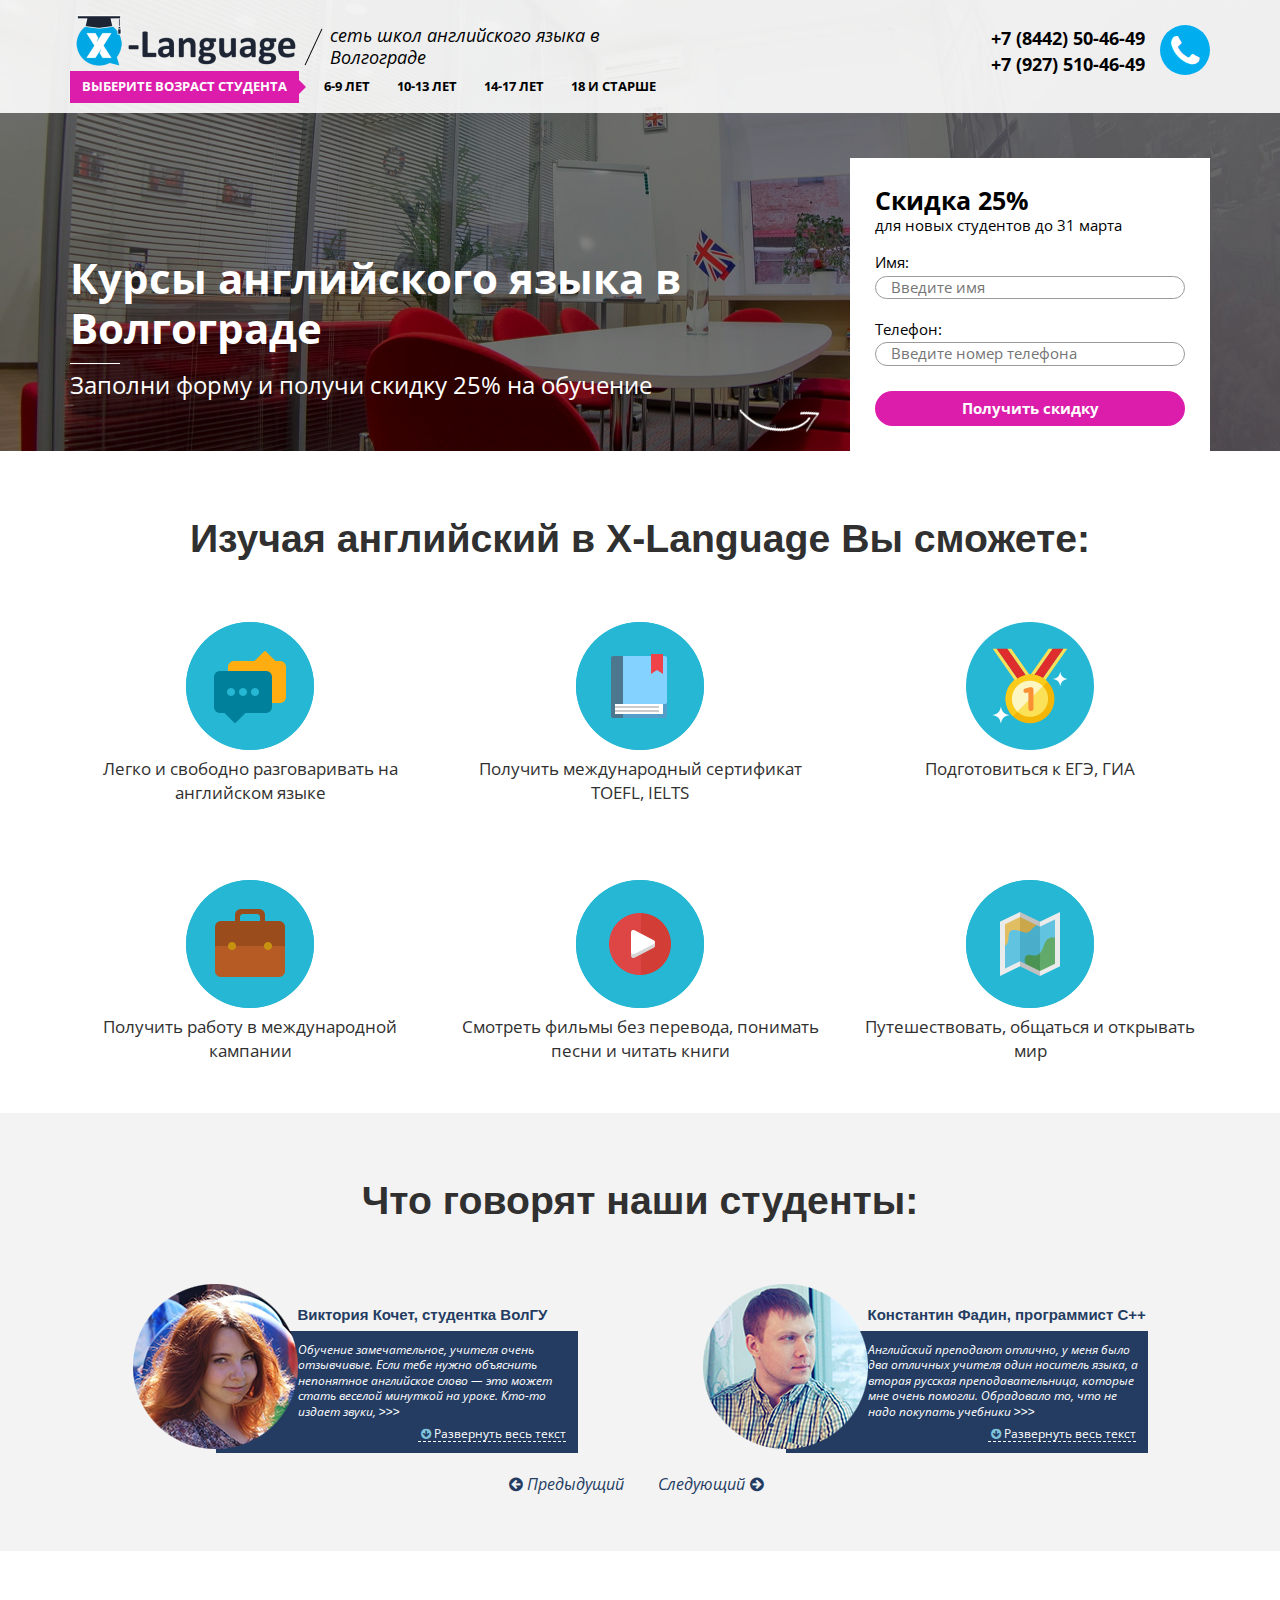
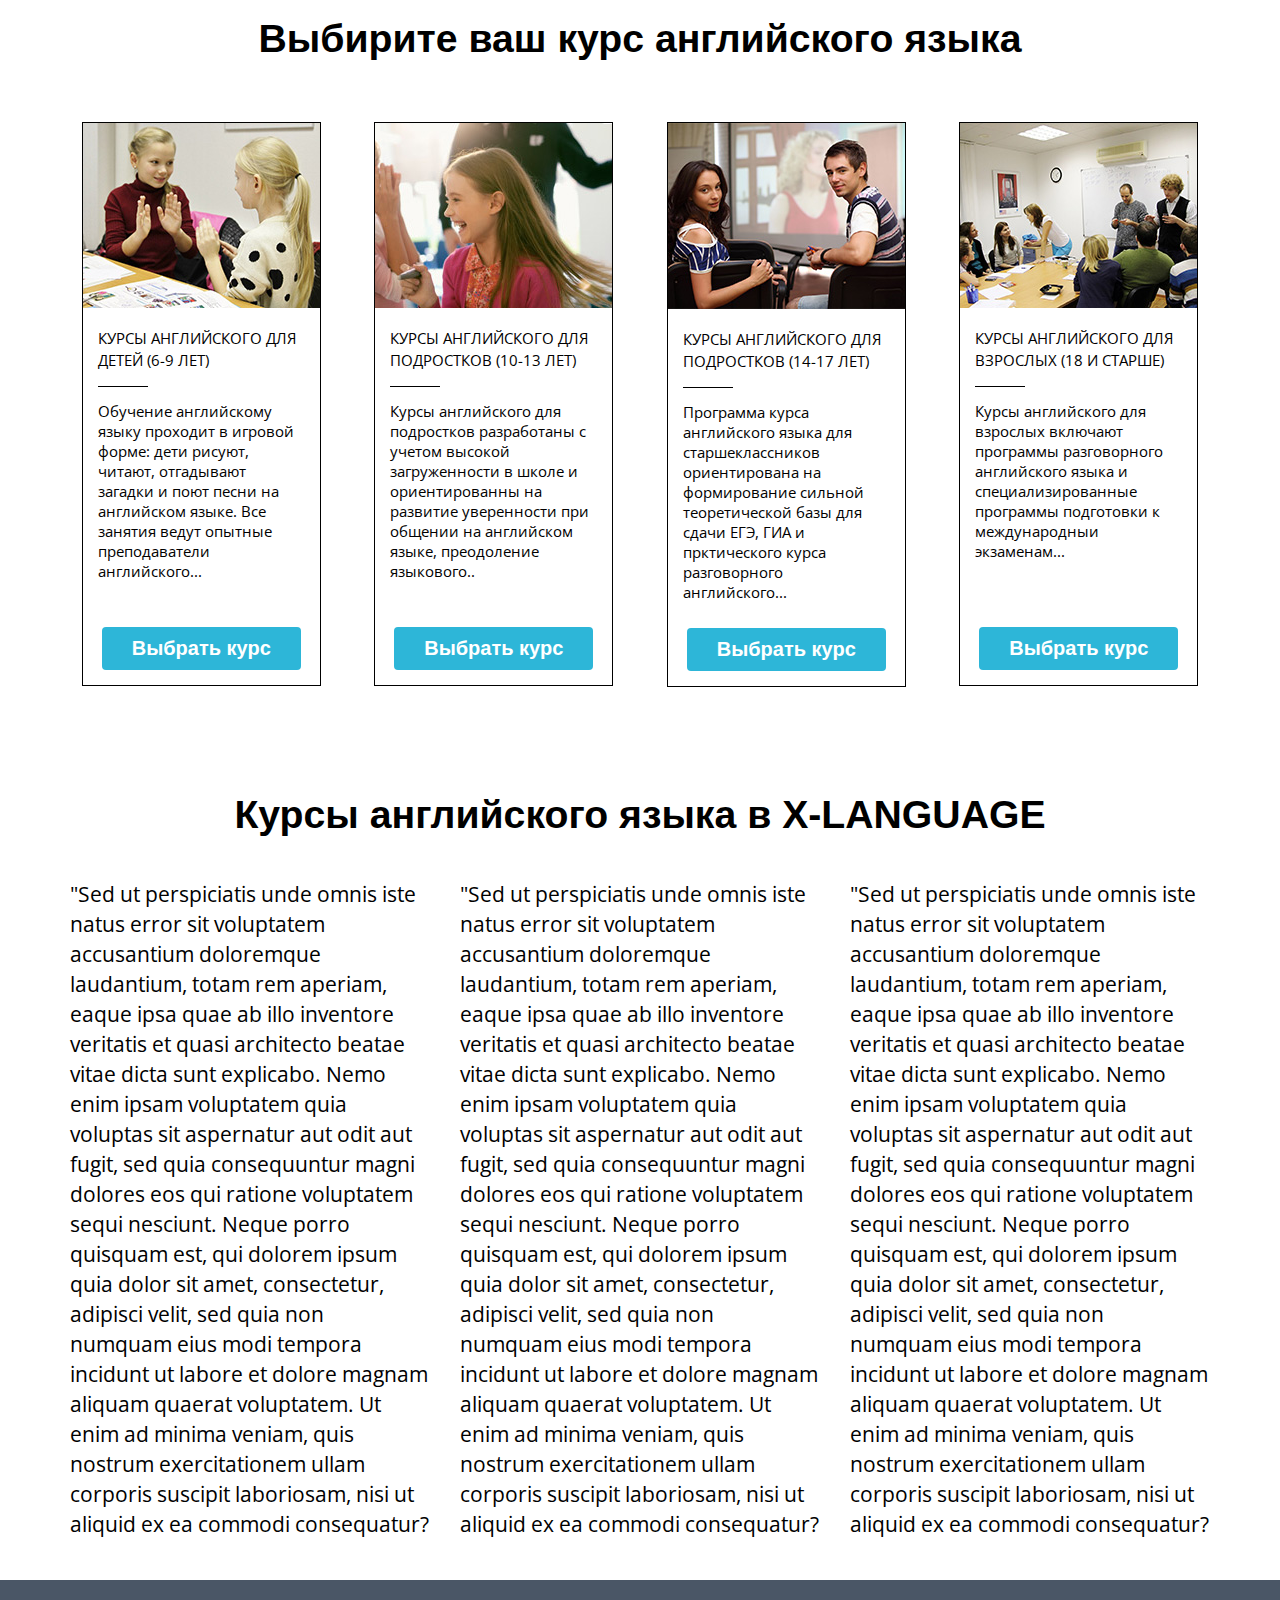
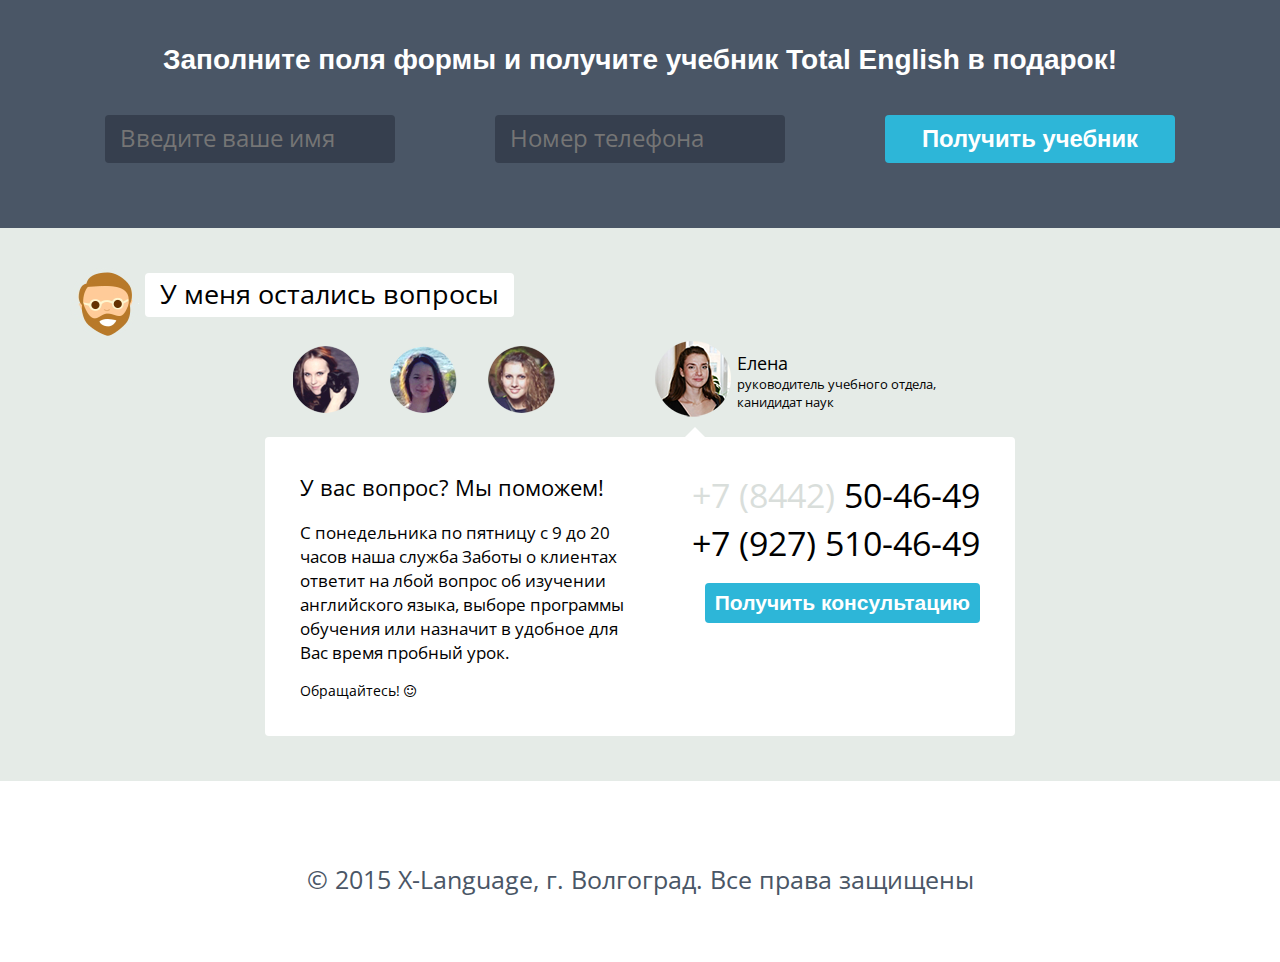
<file: sites/xlanguage/index.html>
<!DOCTYPE html>
<!--[if lt IE 7]><html lang="ru" class="lt-ie9 lt-ie8 lt-ie7"><![endif]-->
<!--[if IE 7]><html lang="ru" class="lt-ie9 lt-ie8"><![endif]-->
<!--[if IE 8]><html lang="ru" class="lt-ie9"><![endif]-->
<!--[if gt IE 8]><!-->
<html lang="ru">
<!--<![endif]-->
<head>
	<meta charset="utf-8" />	
	<meta name="description" content="" />
	<meta http-equiv="X-UA-Compatible" content="IE=edge" />
	<meta name="viewport" content="width=device-width, initial-scale=1.0" />
	<title>X-Language</title>
	<link rel="shortcut icon" href="image/icon-logo-shortcut.png" />
	<link href='http://fonts.googleapis.com/css?family=Open+Sans:400italic,400,700&subset=latin,cyrillic' rel='stylesheet' type='text/css'>
	<link rel="stylesheet" href="libs/bootstrap/bootstrap-grid-3.3.1.min.css" />	
	<link rel="stylesheet" href="libs/owl-carousel/owl.carousel.css" />
	<link rel="stylesheet" href="libs/magnific-popup/magnific-popup.css" />
	<link rel="stylesheet" href="libs/fontello/css/fontello.css" />
	<link rel="stylesheet" href="css/main.css" />
	<link rel="stylesheet" href="css/media.css" />
</head>
<body>
	<header class="page-header">
		<div class="heder-title">
			<div class="container">
				<div class="row">
					<div class="col-md-8 col-sm-10 col-xs-9">
						<div class="wrap-up">
							<a href="#"><img src="image/icon-logo.png" height="61" width="232" alt="logo"></a>
							<h3>сеть школ английского языка в Волгограде</h3>
						</div>
						<div class="wrap-down">
							<div class="title">Выберите возраст студента</div>
							<button id="button-menu" class="menu"><i class="icon-menu"></i></button>
							<ul>
								<li><a href="#">6-9 лет</a></li>
								<li><a href="#">10-13 лет</a></li>
								<li><a href="#">14-17 лет</a></li>
								<li><a href="#">18 и старше</a></li>
							</ul>
						</div>
					</div>
					<div class="col-md-4 col-sm-2 col-xs-3">
						<div class="wrap-phone">
							<a href="#" class="callback"><i class="icon-phone"></i></a>
							<div class="phone">+7 (8442) 50-46-49</div>
							<div class="phone">+7 (927) 510-46-49</div>
						</div>						
					</div>
				</div>
			</div>
		</div>
		<div class="header-centred">
			<div class="container">
				<div class="row">
					<div class="col-md-8 col-sm-6">
						<h1>Курсы английского языка в Волгограде</h1>
						<div class="descr">Заполни форму и получи скидку 25% на обучение</div>
					</div>
					<div class="col-md-4 col-sm-6">
						<div class="discount">							
							<div class="title">Скидка 25%</div>				
							<div class="subtitle">для новых студентов до 31 марта</div>		
							<form id="form-discount">					
								<label for="name">Имя:</label>
								<input id="name" type="text" name="name" placeholder="Введите имя">
								<label for="phone">Телефон:</label>
								<input id="phone" type="tel" name="phone" placeholder="Введите номер телефона" required  class="mask">
								<button class="btn-form" type="submit">Получить скидку</button>
							</form>
						</div>
					</div>
				</div>
			</div>
		</div>
	</header>

	<section class="s-features">
		<div class="container">
			<h2>Изучая английский в X-Language Вы сможете:</h2>
			<div class="row">
				<div class="col-sm-4">
					<div class="feature chat">Легко и свободно разговаривать на английском языке</div>
				</div>
				<div class="col-sm-4 hidden-480">
					<div class="feature book">Получить международный сертификат TOEFL, IELTS</div>
				</div>
				<div class="col-sm-4 hidden-xs">
					<div class="feature medal">Подготовиться к ЕГЭ, ГИА</div>
				</div>
			</div>
			<div class="row">
				<div class="col-sm-4">
					<div class="feature case">Получить работу в международной кампании</div>
				</div>
				<div class="col-sm-4 hidden-480">
					<div class="feature film">Смотреть фильмы без перевода, понимать песни и читать книги</div>
				</div>
				<div class="col-sm-4 hidden-xs">
					<div class="feature map">Путешествовать, общаться и открывать мир</div>
				</div>
			</div>
		</div>
	</section>

	<section class="s-reviews">
		<div class="container">
			<h2>Что говорят наши студенты:</h2>
			<div class="carousel">
				<div class="slide clearfix">					
					<img src="image/img-face-victoria.png" height="165" width="165" alt="victoria">
					<div class="title">Виктория Кочет, студентка ВолГУ</div>
					<div class="descr">
						Обучение замечательное, учителя очень отзывчивые. Если тебе нужно объяснить непонятное английское слово — это может стать веселой минуткой на уроке. Кто-то издает звуки, &#707;&#707;&#707;
						<a class="expand" href="#up-victoria"><i class="icon-down-circled"></i>Развернуть весь текст</a>
					</div>					
				</div>	
				<div class="slide clearfix">					
					<img src="image/img-face-constantin.png" height="165" width="165" alt="constantin">
					<div class="title">Константин Фадин, программист С++</div>
					<div class="descr">
						Английский преподают отлично, у меня было два отличных учителя один носитель языка, а вторая русская преподавательница, которые мне очень помогли. Обрадовало то, что не надо покупать учебники &#707;&#707;&#707;
						<a class="expand" href="#up-constantin"><i class="icon-down-circled"></i>Развернуть весь текст</a>
					</div>					
				</div>	
				<div class="slide clearfix">					
					<img src="image/img-face-victoria.png" height="165" width="165" alt="victoria">
					<div class="title">Виктория Кочет, студентка ВолГУ</div>
					<div class="descr">
						Обучение замечательное, учителя очень отзывчивые. Если тебе нужно объяснить непонятное английское слово — это может стать веселой минуткой на уроке. Кто-то издает звуки, &#707;&#707;&#707;
						<a class="expand" href="#up-anna"><i class="icon-down-circled"></i>Развернуть весь текст</a>
					</div>					
				</div>	
				<div class="slide clearfix">					
					<img src="image/img-face-constantin.png" height="165" width="165" alt="constantin">
					<div class="title">Константин Фадин, программист С++</div>
					<div class="descr">
						Английский преподают отлично, у меня было два отличных учителя один носитель языка, а вторая русская преподавательница, которые мне очень помогли. Обрадовало то, что не надо покупать учебники &#707;&#707;&#707;
						<a class="expand" href="#up-alex"><i class="icon-down-circled"></i>Развернуть весь текст</a>
					</div>					
				</div>									
			</div>
			<div class="slide-control">
				<div class="prev-button"><i class="icon-left-circled"></i>Предыдущий</div>
				<div class="next-button">Следующий<i class="icon-right-circled"></i></div>
			</div>
		</div>
	</section>

	<section class="s-courses">
		<div class="container">
			<h2>Выбирите ваш курс английского языка</h2>
			<div class="row">
				<div class="col-lg-3 col-sm-6 col-xs-6">
					<div class="course">
						<img src="image/img-course-6-9.jpg" height="185" width="237" alt="course">
						<div class="title">Курсы английского для детей (6-9 лет)</div>
						<p>Обучение английскому языку проходит в игровой форме: дети рисуют, читают, отгадывают загадки и поют песни на английском языке. Все занятия ведут опытные преподаватели английского...</p>
						<a class="btn" href="#">Выбрать курс</a>
					</div>
				</div>
				<div class="col-lg-3 col-sm-6 col-xs-6">
					<div class="course">
						<img src="image/img-course-10-13.jpg" height="185" width="237" alt="course">
						<div class="title">Курсы английского для подростков (10-13 лет)</div>
						<p>Курсы английского для подростков разработаны с учетом высокой загруженности в школе и ориентированны на  развитие уверенности при общении на английском языке, преодоление языкового..</p>
						<a class="btn" href="#">Выбрать курс</a>
					</div>	
				</div>
				<div class="col-lg-3 col-sm-6 col-xs-6">
					<div class="course">
						<img src="image/img-course-14-17.jpg" height="186" width="237" alt="course">
						<div class="title">Курсы английского для подростков (14-17 лет)</div>
						<p>Программа курса английского языка для старшеклассников ориентирована на формирование сильной теоретической базы для сдачи ЕГЭ, ГИА и прктического курса разговорного английского...</p>
						<a class="btn" href="#">Выбрать курс</a>
					</div>	
				</div>
				<div class="col-lg-3 col-sm-6 col-xs-6">
					<div class="course">
						<img src="image/img-course-18-up.jpg" height="185" width="237" alt="course">
						<div class="title">Курсы английского для взрослых (18 и старше)</div>
						<p>Курсы английского для взрослых включают программы разговорного английского языка и специализированные программы подготовки к международныи экзаменам...</p>
						<a class="btn" href="#">Выбрать курс</a>
					</div>	
				</div>
			</div>
		</div>
	</section>

	<section class="s-text">
		<div class="container">
			<h2>Курсы английского языка в X-LANGUAGE</h2>
			<div class="row">
				<div class="col-md-4">					
					<p>"Sed ut perspiciatis unde omnis iste natus error sit voluptatem accusantium doloremque laudantium, totam rem aperiam, eaque ipsa quae ab illo inventore veritatis et quasi architecto beatae vitae dicta sunt explicabo. Nemo enim ipsam voluptatem quia voluptas sit aspernatur aut odit aut fugit, sed quia consequuntur magni dolores eos qui ratione voluptatem sequi nesciunt. Neque porro quisquam est, qui dolorem ipsum quia dolor sit amet, consectetur, adipisci velit, sed quia non numquam eius modi tempora incidunt ut labore et dolore magnam aliquam quaerat voluptatem. Ut enim ad minima veniam, quis nostrum exercitationem ullam corporis suscipit laboriosam, nisi ut aliquid ex ea commodi consequatur?</p>					
				</div>	
				<div class="col-md-4">					
					<p>"Sed ut perspiciatis unde omnis iste natus error sit voluptatem accusantium doloremque laudantium, totam rem aperiam, eaque ipsa quae ab illo inventore veritatis et quasi architecto beatae vitae dicta sunt explicabo. Nemo enim ipsam voluptatem quia voluptas sit aspernatur aut odit aut fugit, sed quia consequuntur magni dolores eos qui ratione voluptatem sequi nesciunt. Neque porro quisquam est, qui dolorem ipsum quia dolor sit amet, consectetur, adipisci velit, sed quia non numquam eius modi tempora incidunt ut labore et dolore magnam aliquam quaerat voluptatem. Ut enim ad minima veniam, quis nostrum exercitationem ullam corporis suscipit laboriosam, nisi ut aliquid ex ea commodi consequatur?</p>					
				</div>
				<div class="col-md-4">					
					<p>"Sed ut perspiciatis unde omnis iste natus error sit voluptatem accusantium doloremque laudantium, totam rem aperiam, eaque ipsa quae ab illo inventore veritatis et quasi architecto beatae vitae dicta sunt explicabo. Nemo enim ipsam voluptatem quia voluptas sit aspernatur aut odit aut fugit, sed quia consequuntur magni dolores eos qui ratione voluptatem sequi nesciunt. Neque porro quisquam est, qui dolorem ipsum quia dolor sit amet, consectetur, adipisci velit, sed quia non numquam eius modi tempora incidunt ut labore et dolore magnam aliquam quaerat voluptatem. Ut enim ad minima veniam, quis nostrum exercitationem ullam corporis suscipit laboriosam, nisi ut aliquid ex ea commodi consequatur?</p>					
				</div>		
			</div>
		</div>
	</section>

	<section class="s-tutorial">
		<div class="container">
			<h2>Заполните поля формы и получите учебник Total English в подарок!</h2>
			<form id="form-tutorial">
				<div class="row">
					<div class="col-md-4">
						<input id="name-tutorial" type="text" name="name" placeholder="Введите ваше имя">
					</div>
					<div class="col-md-4">
						<input id="phone-tutorial" type="tel" name="phone" placeholder="Номер телефона" required>
					</div>
					<div class="col-md-4">
						<button class="btn" type="submit">Получить учебник</button>
					</div>
				</div>		
			</form>			
		</div>
	</section>

	<section class="s-questions">
		<div class="container">			
			<div class="row">
				<div class="col-md-12">					
					<div class="head">У меня остались вопросы</div>
				</div>							
			</div>
			<div class="question-centred">
				<div class="row">					
					<div class="col-sm-12">					
						<div class="row">
							<div class="col-sm-6">
								<div class="faces">
									<span class="face-1"></span>
									<span class="face-2"></span>
									<span class="face-3"></span>									
								</div>
							</div>
							<div class="col-sm-6">
								<div class="leader">
									<img src="image/icon-face-elena.png" height="76" width="76" alt="" class="face-4">
									<span class="post">
										<span class="name-leader">Елена</span>
										руководитель учебного отдела, канидидат наук
									</span>
								</div>
							</div>
						</div>
					</div>							
				</div>
				<div class="row">					
					<div class="col-sm-12">					
						<div class="help">
							<div class="row">
								<div class="col-sm-6">
									<div class="title">У вас вопрос? Мы поможем!</div>
									<p>С понедельника по пятницу с 9 до 20 часов наша служба Заботы о клиентах ответит на лбой вопрос об изучении английского языка, выборе программы обучения или назначит в удобное для Вас время пробный урок.</p>
									<div class="subtitle">Обращайтесь!<i class="icon-smile"></i></div>
								</div>
								<div class="col-sm-6 taright">
									<div class="phone"><span class="gray">+7 (8442)</span> 50-46-49</div>
									<div class="phone">+7 (927) 510-46-49</div>
									<a href="#" class="btn">Получить консультацию</a>
								</div>
							</div>
						</div>
					</div>							
				</div>
			</div>			
		</div>
	</section>

	<footer class="page-footer">
		<div class="container">
			<div class="row">
				<div class="col-md-12">
					<div class="copy">&copy; 2015 X-Language, г. Волгоград. Все права защищены</div>
				</div>
			</div>
		</div>
	</footer>

	<div class="hidden">
		<div id="up-victoria" class="slide clearfix">					
			<img src="image/img-face-victoria.png" height="165" width="165" alt="victoria">
			<div class="title">Виктория Кочет, студентка ВолГУ</div>
			<div class="descr">
				Обучение замечательное, учителя очень отзывчивые. Если тебе нужно объяснить непонятное английское слово — это может стать веселой минуткой на уроке. Кто-то издает звуки, 
				<div>Lorem ipsum dolor sit amet, consectetur adipisicing elit. Atque aut ratione praesentium odio necessitatibus facilis, nesciunt accusamus earum consequuntur voluptas, tenetur voluptatum possimus perferendis nemo eaque quasi aliquam? Cupiditate, tempore!</div>
				<div>Nobis recusandae accusantium, libero qui tempora temporibus commodi soluta eum exercitationem blanditiis consequatur beatae tenetur quis, doloribus fuga iusto, voluptate quod odio cum maxime id ullam veritatis ducimus sint. Provident.</div>
				<div>Nobis atque quod harum officiis vel dolorem aperiam. Ex cum aspernatur odit, optio repellat error delectus! A id soluta dolorum dolore expedita rerum ratione minima quo, quisquam reiciendis tempore voluptatem.</div>
				<div>Sequi provident saepe eius ipsa facere repellendus, vero dignissimos aperiam, laudantium omnis quasi, est ullam. Magnam, temporibus. Expedita at dolorum, sequi, rem aliquam quo fugiat unde perspiciatis inventore itaque quos.</div>
				<div>Quasi nobis sit similique, praesentium nostrum cumque pariatur voluptate facilis. Ea facilis ad optio dolorum, beatae vel placeat quis ex distinctio harum sit quas a accusamus enim dolores explicabo possimus!</div>	
			</div>					
		</div>
		<div id="up-constantin" class="slide clearfix">					
			<img src="image/img-face-constantin.png" height="165" width="165" alt="constantin">
			<div class="title">Константин Фадин, программист С++</div>
			<div class="descr">
				Английский преподают отлично, у меня было два отличных учителя один носитель языка, а вторая русская преподавательница, которые мне очень помогли. Обрадовало то, что не надо покупать учебники <div>Lorem ipsum dolor sit amet, consectetur adipisicing elit. Voluptate at perspiciatis illum corrupti blanditiis veritatis omnis error nulla, incidunt reprehenderit quis quam ipsam, nemo deserunt. Magni, enim fugiat fuga ducimus.</div>
				<div>Et ut consequuntur magni aut, vero, odio omnis illum. Autem quia molestias aut, eligendi, animi quis tenetur minus rem adipisci placeat aspernatur aliquam cum dolor modi commodi expedita. Error, itaque.</div>
				<div>Voluptas maiores, explicabo dolore illum pariatur numquam doloremque recusandae quia, consectetur excepturi reiciendis hic ad similique culpa dolorem provident quam aspernatur veniam amet beatae ipsam minus voluptates minima optio? Ullam.</div>
				<div>Labore consequatur saepe voluptatibus perspiciatis esse, harum pariatur temporibus, numquam consequuntur ad aliquid facere perferendis! Illo incidunt eos error, quo magni nisi, neque assumenda dolore earum sit consequatur fugit eligendi.</div>
				<div>Temporibus aliquam magni numquam suscipit accusamus, praesentium repudiandae at explicabo adipisci quaerat soluta cupiditate in non dolorem hic odio vel aspernatur velit incidunt mollitia, voluptatibus amet quisquam! Sequi, nemo, ab!</div>						
			</div>					
		</div>
		<div id="up-anna" class="slide clearfix">					
			<img src="image/img-face-victoria.png" height="165" width="165" alt="victoria">
			<div class="title">Виктория Кочет, студентка ВолГУ</div>
			<div class="descr">
				Обучение замечательное, учителя очень отзывчивые. Если тебе нужно объяснить непонятное английское слово — это может стать веселой минуткой на уроке. Кто-то издает звуки, 
				<div>Lorem ipsum dolor sit amet, consectetur adipisicing elit. Atque aut ratione praesentium odio necessitatibus facilis, nesciunt accusamus earum consequuntur voluptas, tenetur voluptatum possimus perferendis nemo eaque quasi aliquam? Cupiditate, tempore!</div>
				<div>Nobis recusandae accusantium, libero qui tempora temporibus commodi soluta eum exercitationem blanditiis consequatur beatae tenetur quis, doloribus fuga iusto, voluptate quod odio cum maxime id ullam veritatis ducimus sint. Provident.</div>
				<div>Nobis atque quod harum officiis vel dolorem aperiam. Ex cum aspernatur odit, optio repellat error delectus! A id soluta dolorum dolore expedita rerum ratione minima quo, quisquam reiciendis tempore voluptatem.</div>
				<div>Sequi provident saepe eius ipsa facere repellendus, vero dignissimos aperiam, laudantium omnis quasi, est ullam. Magnam, temporibus. Expedita at dolorum, sequi, rem aliquam quo fugiat unde perspiciatis inventore itaque quos.</div>
				<div>Quasi nobis sit similique, praesentium nostrum cumque pariatur voluptate facilis. Ea facilis ad optio dolorum, beatae vel placeat quis ex distinctio harum sit quas a accusamus enim dolores explicabo possimus!</div>	
			</div>					
		</div>
		<div id="up-alex" class="slide clearfix">					
			<img src="image/img-face-constantin.png" height="165" width="165" alt="constantin">
			<div class="title">Константин Фадин, программист С++</div>
			<div class="descr">
				Английский преподают отлично, у меня было два отличных учителя один носитель языка, а вторая русская преподавательница, которые мне очень помогли. Обрадовало то, что не надо покупать учебники <div>Lorem ipsum dolor sit amet, consectetur adipisicing elit. Voluptate at perspiciatis illum corrupti blanditiis veritatis omnis error nulla, incidunt reprehenderit quis quam ipsam, nemo deserunt. Magni, enim fugiat fuga ducimus.</div>
				<div>Et ut consequuntur magni aut, vero, odio omnis illum. Autem quia molestias aut, eligendi, animi quis tenetur minus rem adipisci placeat aspernatur aliquam cum dolor modi commodi expedita. Error, itaque.</div>
				<div>Voluptas maiores, explicabo dolore illum pariatur numquam doloremque recusandae quia, consectetur excepturi reiciendis hic ad similique culpa dolorem provident quam aspernatur veniam amet beatae ipsam minus voluptates minima optio? Ullam.</div>
				<div>Labore consequatur saepe voluptatibus perspiciatis esse, harum pariatur temporibus, numquam consequuntur ad aliquid facere perferendis! Illo incidunt eos error, quo magni nisi, neque assumenda dolore earum sit consequatur fugit eligendi.</div>
				<div>Temporibus aliquam magni numquam suscipit accusamus, praesentium repudiandae at explicabo adipisci quaerat soluta cupiditate in non dolorem hic odio vel aspernatur velit incidunt mollitia, voluptatibus amet quisquam! Sequi, nemo, ab!</div>						
			</div>					
		</div>

	</div>

	<!--[if lt IE 9]>
	<script src="libs/html5shiv/es5-shim.min.js"></script>
	<script src="libs/html5shiv/html5shiv.min.js"></script>
	<script src="libs/html5shiv/html5shiv-printshiv.min.js"></script>
	<script src="libs/respond/respond.min.js"></script>
	<![endif]-->
	<script src="https://ajax.googleapis.com/ajax/libs/jquery/1.11.2/jquery.min.js"></script>		
	<script src="libs/owl-carousel/owl.carousel.min.js"></script>
	<script src="libs/magnific-popup/jquery.magnific-popup.min.js"></script>
	<script src="js/common.js"></script>
	<!-- Yandex.Metrika counter --><!-- /Yandex.Metrika counter -->
	<!-- Google Analytics counter --><!-- /Google Analytics counter -->
</body>
</html>
</file>
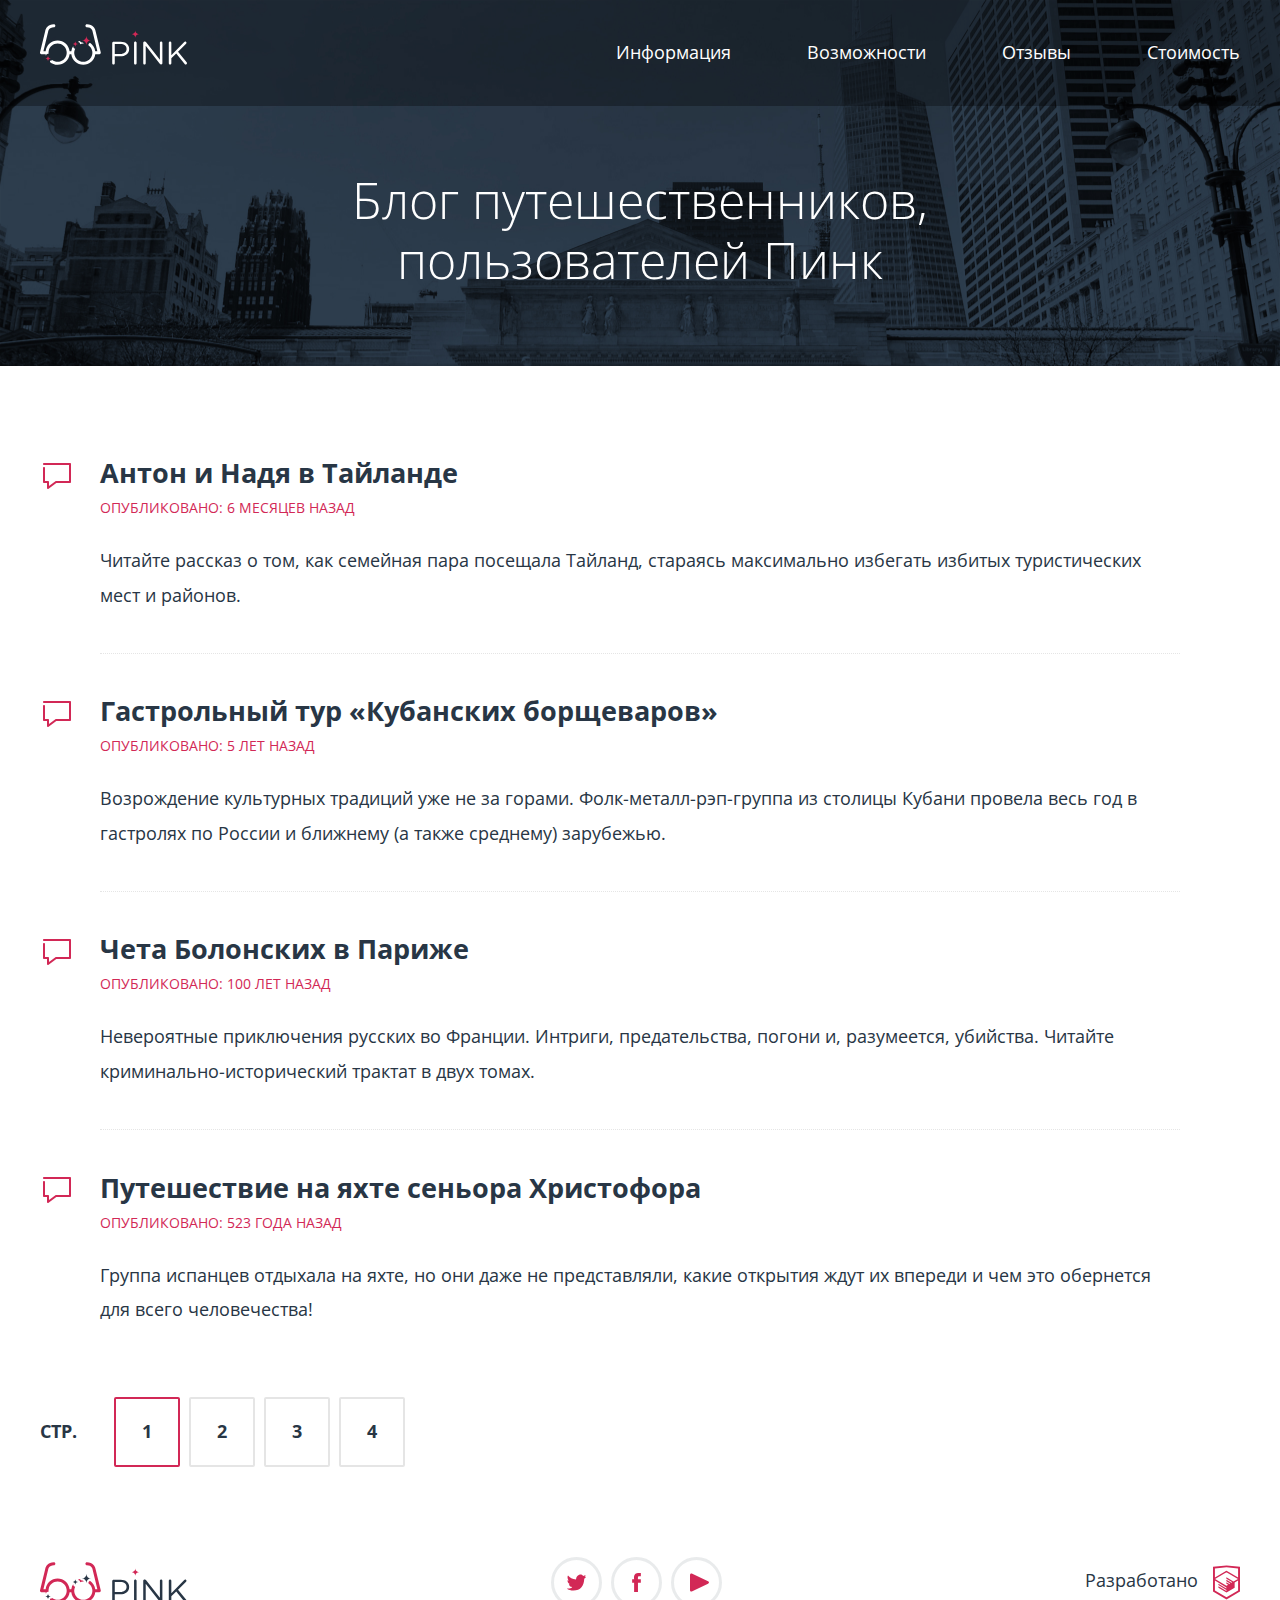
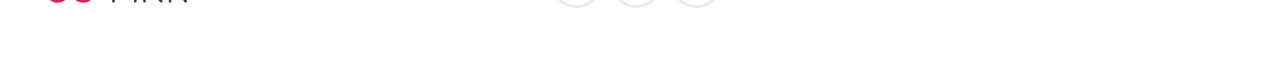
<file: sites/pink/blog.html>
<!DOCTYPE html>
<html lang="ru">

<head>
  <meta charset="utf-8">
  <meta name="viewport" content="width=device-width, initial-scale=1">
  <title>HTML Academy: pink</title>
  <link href='http://fonts.googleapis.com/css?family=Open+Sans:400,300,700&subset=latin,cyrillic' rel='stylesheet' type='text/css'>
  <link rel="stylesheet" href="css/style.min.css">
</head>

<body>

  <header class="page-header">
    <nav class="page-nav clearfix">
      <div class="l-container clearfix">
        <a href="index.html" class="logo-link">
          <span class="svg-logotype_white_mobile">Logotype</span>
          <span class="svg-logotype_white_tablet">Logotype</span>
          <span class="svg-logotype_white_desktop">Logotype</span>
        </a>
        <a href="#" class="nav-toggle">
          <span class="svg-menu_burger">Menu</span>
          <span class="svg-menu_cross">Close</span>
        </a>
        <ul class="nav-menu">
          <li><a href="#s-info">Информация</a></li><!-- 
       --><li><a href="#s-abilitys">Возможности</a></li><!-- 
       --><li><a href="#s-reviews">Отзывы</a></li><!-- 
       --><li><a href="#s-price">Стоимость</a></li>
        </ul>
      </div>
    </nav>

    <div class="l-container clearfix">
      <div class="header-intro">
        <h1>Блог путешественников,<br>пользователей Пинк</h1>
      </div>
    </div>
  </header>

  

  <div class="blog-content">
    <div class="l-container">
      <article class="blog-item">
        <h2 class="blog-title">Антон и Надя в Тайланде</h2>
        <div class="blog-date">Опубликовано: 6 месяцев назад</div>
        <p class="blog-text">Читайте рассказ о том, как семейная пара посещала Тайланд, стараясь максимально избегать избитых туристических мест и районов.</p>
      </article>
      <article class="blog-item">
        <h2 class="blog-title">Гастрольный тур «Кубанских борщеваров»</h2>
        <div class="blog-date">Опубликовано: 5 лет назад</div>
        <p class="blog-text">Возрождение культурных традиций уже не за горами. Фолк-металл-рэп-группа из столицы Кубани провела весь год в гастролях по России и ближнему (а также среднему) зарубежью.</p>
      </article>
      <article class="blog-item">
        <h2 class="blog-title">Чета Болонских в Париже</h2>
        <div class="blog-date">Опубликовано: 100 лет назад</div>
        <p class="blog-text">Невероятные приключения русских во Франции. Интриги, предательства, погони и, разумеется, убийства. Читайте криминально-исторический трактат в двух томах.</p>
      </article>
      <article class="blog-item">
        <h2 class="blog-title">Путешествие на яхте сеньора Христофора</h2>
        <div class="blog-date">Опубликовано: 523 года назад</div>
        <p class="blog-text">Группа испанцев отдыхала на яхте, но они даже не представляли, какие открытия ждут их впереди и чем это обернется для всего человечества!</p>
      </article>
      <ul class="blog-pagination">
        <li class="blog-str">Стр.</li>
        <li><a href="" class="is-blog-active">1</a></li>
        <li><a href="">2</a></li>
        <li><a href="">3</a></li>
        <li><a href="">4</a></li>
      </ul>
    </div>
  </div>



  <footer class="page-footer">
    <div class="footer-inner">
      <div class="l-container flex-container">
        <a href="index.html" class="footer-logo ">
          <span class="svg-logotype_blue_tablet">Logotype</span>
          <span class="svg-logotype_blue_desktop">Logotype</span>
        </a>
        <ul class="footer-social">
          <li><a href="https://twitter.com/" class="social-btn svg-twitter" target="_blank">Twitter</a></li>
          <li><a href="https://www.facebook.com/" class="social-btn svg-facebook" target="_blank">Facebook</a></li>
          <li><a href="http://www.youtube.com/" class="social-btn svg-youtube" target="_blank">YouTube</a></li>
        </ul>
        <div class="footer-create">
          Разработано
          <a href="https://htmlacademy.ru" class="create-btn svg-htmlacademy" target="_blank">HTMLAcademy</a>
        </div>
      </div>
    </div>
  </footer>
  
  <script src="js/libs.min.js"></script> 
  <script src="js/script.min.js"></script>

</body>
</html>
</file>
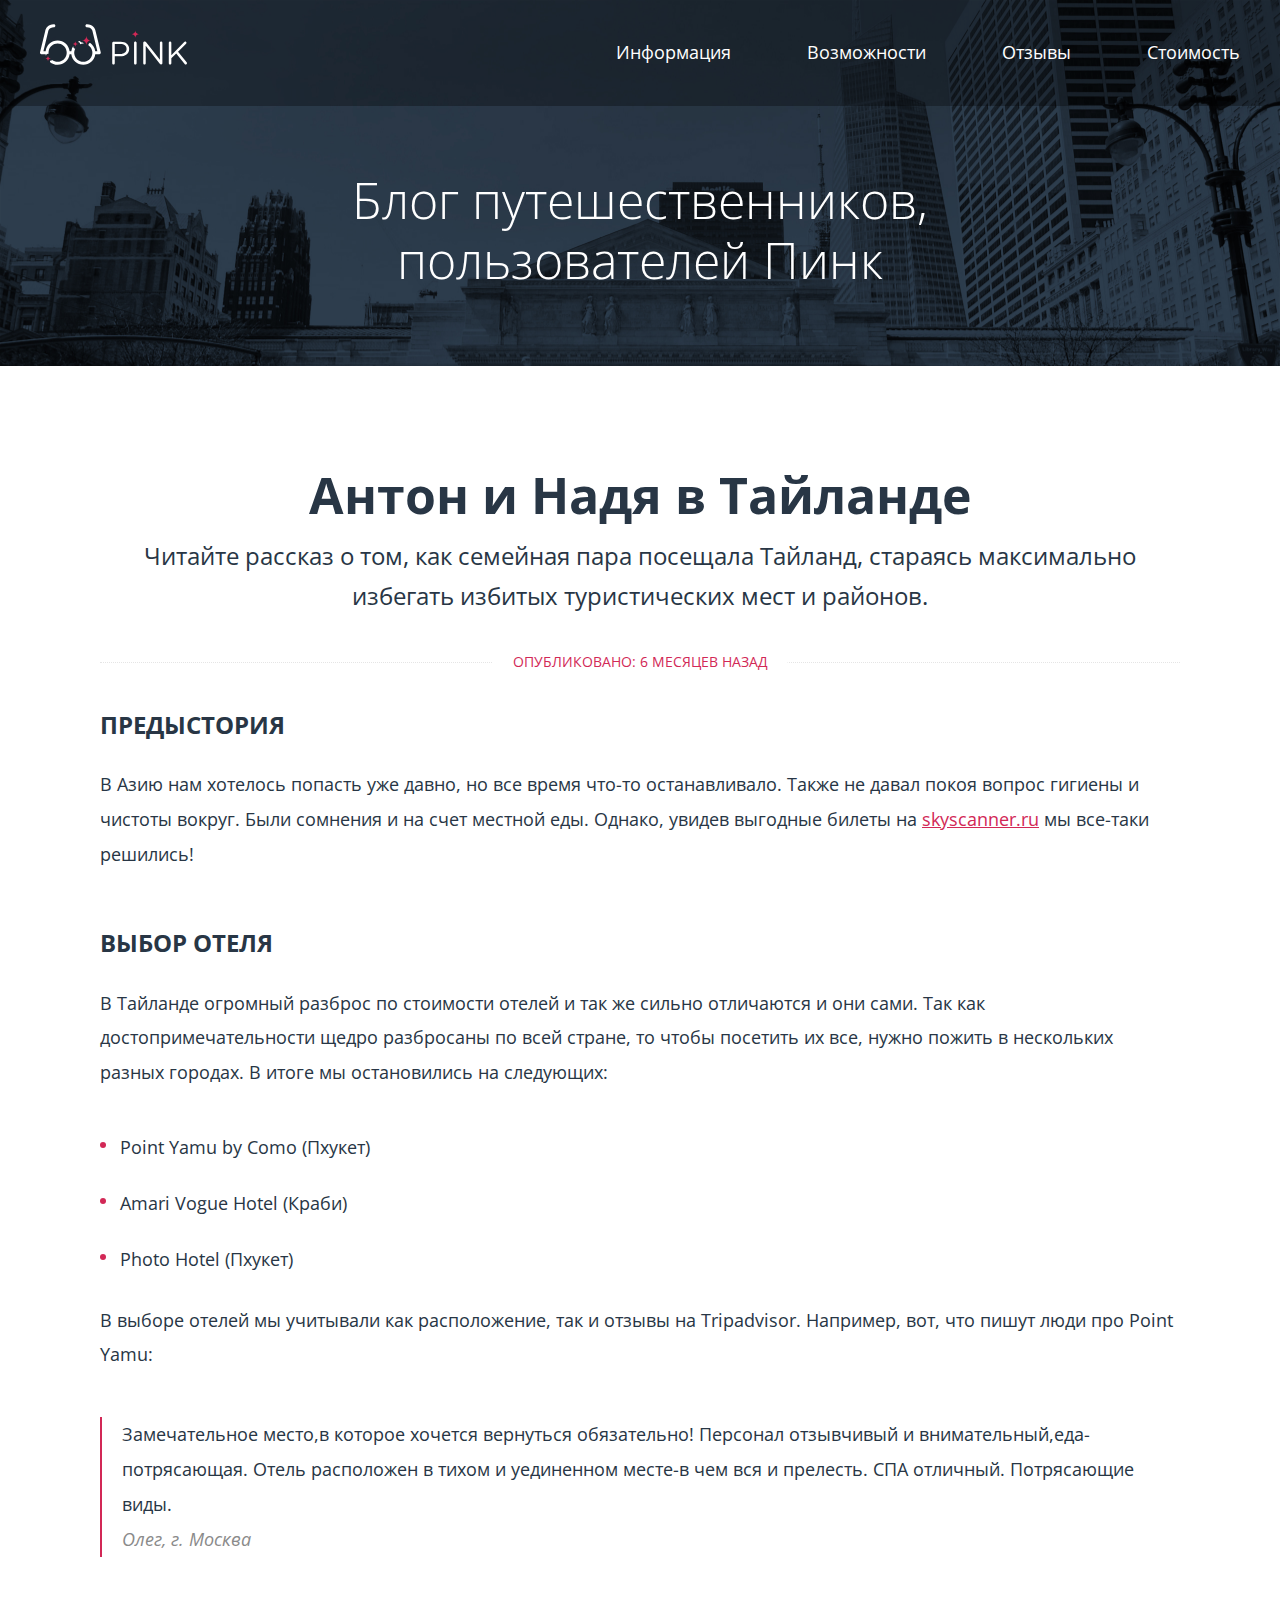
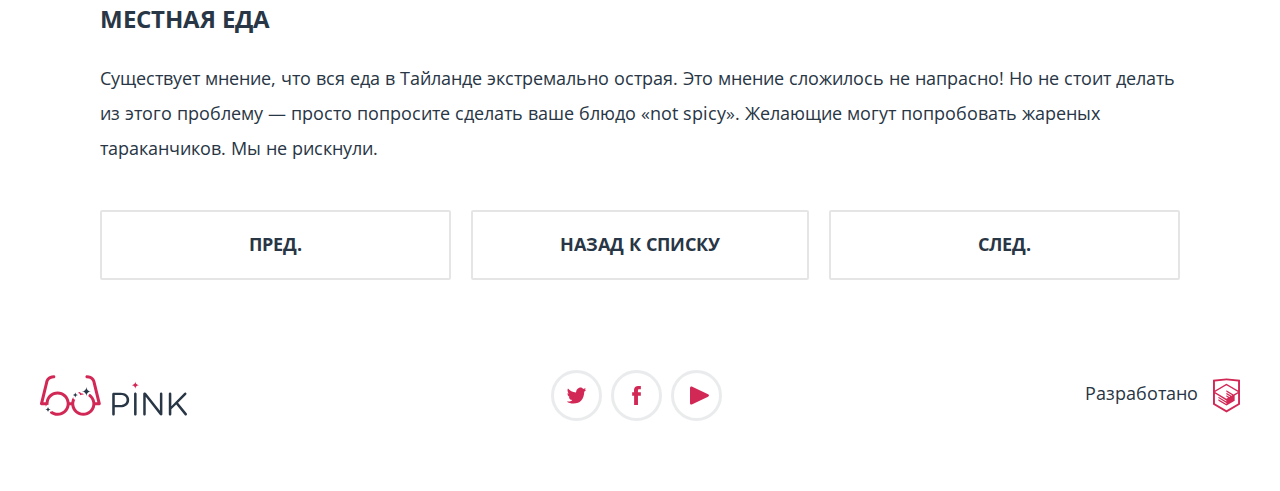
<file: sites/pink/post.html>
<!DOCTYPE html>
<html lang="ru">

<head>
  <meta charset="utf-8">
  <meta name="viewport" content="width=device-width, initial-scale=1">
  <title>HTML Academy: pink</title>
  <link href='http://fonts.googleapis.com/css?family=Open+Sans:400,300,700&subset=latin,cyrillic' rel='stylesheet' type='text/css'>
  <link rel="stylesheet" href="css/style.min.css">
</head>

<body>

  <header class="page-header">
    <nav class="page-nav clearfix">
      <div class="l-container clearfix">
        <a href="index.html" class="logo-link">
          <span class="svg-logotype_white_mobile">Logotype</span>
          <span class="svg-logotype_white_tablet">Logotype</span>
          <span class="svg-logotype_white_desktop">Logotype</span>
        </a>
        <a href="#" class="nav-toggle">
          <span class="svg-menu_burger">Menu</span>
          <span class="svg-menu_cross">Close</span>
        </a>
        <ul class="nav-menu">
          <li><a href="#s-info">Информация</a></li><!-- 
       --><li><a href="#s-abilitys">Возможности</a></li><!-- 
       --><li><a href="#s-reviews">Отзывы</a></li><!-- 
       --><li><a href="#s-price">Стоимость</a></li>
        </ul>
      </div>
    </nav>

    <div class="l-container clearfix">
      <div class="header-intro">
        <h1>Блог путешественников,<br>пользователей Пинк</h1>
      </div>
    </div>
  </header>



  <div class="post-content">
    <div class="l-container">
      <header class="post-header">
        <h2 class="blog-title">Антон и Надя в Тайланде</h2>
        <div class="blog-date">Опубликовано: 6 месяцев назад</div>
        <p class="blog-text">Читайте рассказ о том, как семейная пара посещала Тайланд, стараясь максимально избегать избитых туристических мест и районов.</p>
      </header>

      <section class="post-body">
        <h3>Предыстория</h3>
        <p>В Азию нам хотелось попасть уже давно, но все время что-то останавливало. Также не давал покоя вопрос гигиены и чистоты вокруг. Были сомнения и на счет местной еды. Однако, увидев выгодные билеты на <a href="skyscanner.ru">skyscanner.ru</a> мы все-таки решились!</p>
        <h3>Выбор отеля</h3>
        <p>В Тайланде огромный разброс по стоимости отелей и так же сильно отличаются и они сами. Так как достопримечательности щедро разбросаны по всей стране, то чтобы посетить их все, нужно пожить в нескольких разных городах. В итоге мы остановились на следующих:</p>
        <ul>
          <li>Point Yamu by Como (Пхукет)</li>
          <li>Amari Vogue Hotel (Краби)</li>
          <li>Photo Hotel (Пхукет)</li>
        </ul>
        <p>В выборе отелей мы учитывали как расположение, так и отзывы на Tripadvisor. Например, вот, что пишут люди про Point Yamu:</p>
        <blockquote>
          Замечательное место,в которое хочется вернуться обязательно! Персонал отзывчивый и внимательный,еда-потрясающая. Отель расположен в тихом и уединенном месте-в чем вся и прелесть. СПА отличный. Потрясающие виды.
          <cite>Олег, г. Москва</cite>
        </blockquote>
        <h3>Местная еда</h3>
        <p>Существует мнение, что вся еда в Тайланде экстремально острая. Это мнение сложилось не напрасно! Но не стоит делать из этого проблему — просто попросите сделать ваше блюдо «not spicy». Желающие могут попробовать жареных тараканчиков. Мы не рискнули.</p>
      </section>

      <footer class="post-footer">
        <ul class="blog-pagination flex-container">
          <li class="prev"><a href="">Пред.</a></li>
          <li class="next"><a href="">След.</a></li>
          <li class="back"><a href="">Назад к списку</a></li>
        </ul>
      </footer>
    </div>
  </div>



  <footer class="page-footer">
    <div class="footer-inner">
      <div class="l-container flex-container">
        <a href="index.html" class="footer-logo ">
          <span class="svg-logotype_blue_tablet">Logotype</span>
          <span class="svg-logotype_blue_desktop">Logotype</span>
        </a>
        <ul class="footer-social">
          <li><a href="https://twitter.com/" class="social-btn svg-twitter" target="_blank">Twitter</a></li>
          <li><a href="https://www.facebook.com/" class="social-btn svg-facebook" target="_blank">Facebook</a></li>
          <li><a href="http://www.youtube.com/" class="social-btn svg-youtube" target="_blank">YouTube</a></li>
        </ul>
        <div class="footer-create">
          Разработано
          <a href="https://htmlacademy.ru" class="create-btn svg-htmlacademy" target="_blank">HTMLAcademy</a>
        </div>
      </div>
    </div>
  </footer>

  <script src="js/libs.min.js"></script> 
  <script src="js/script.min.js"></script>

</body>
</html>
</file>
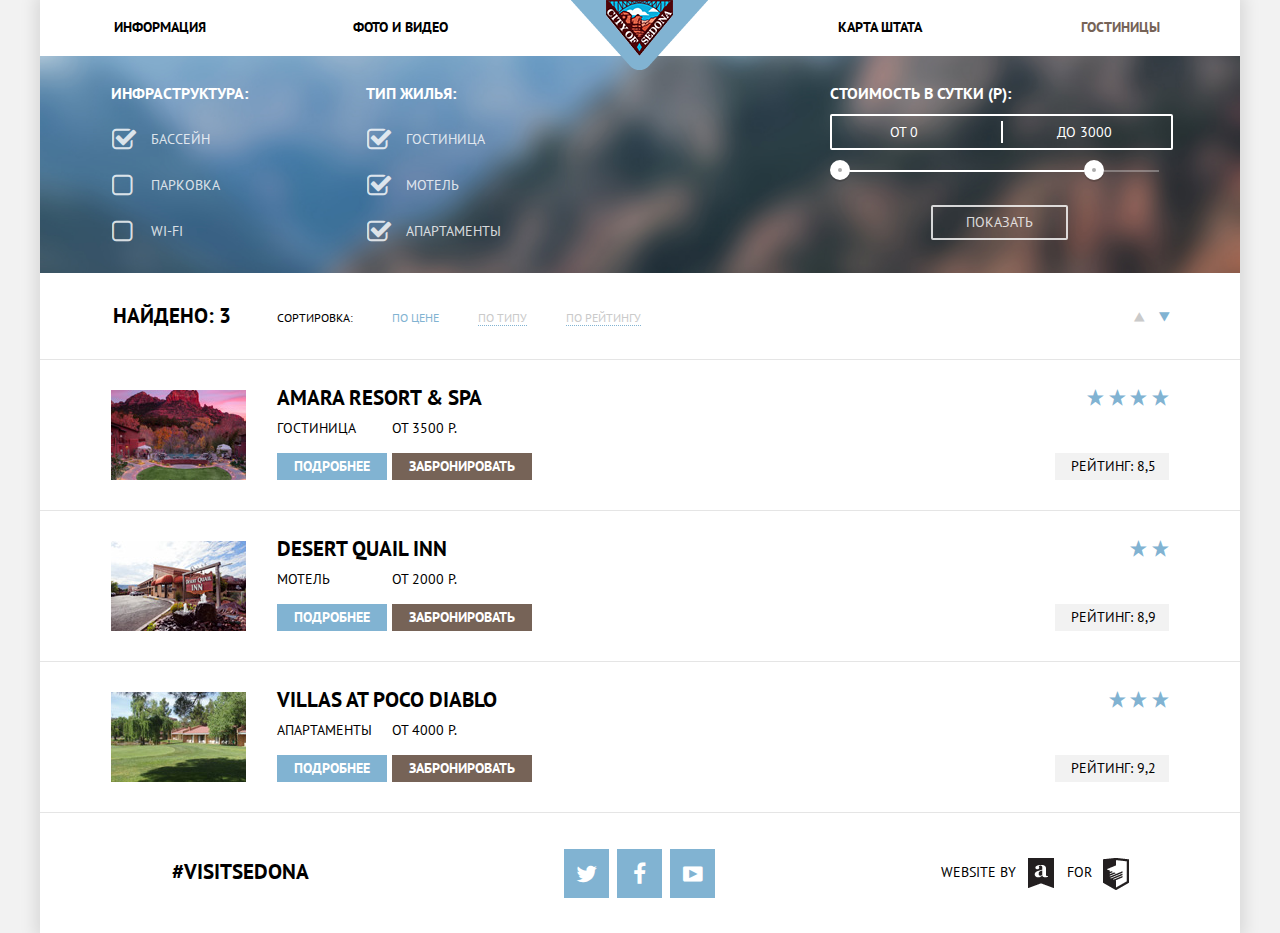
<file: sites/sedona/hotels.html>
<!DOCTYPE html>
<html>
  <head>
    <meta charset="utf-8">
    <title>Sedona</title>
    <link rel="stylesheet" href="css/normalize.css">    
    <link rel="stylesheet" href="css/style.min.css">
  </head>
  <body>
  <div class="page-container">
    <header class="page-header">
      <nav class="page-navigation">
        <ul>
          <li><a href="index.html">Информация</a></li><!--
       --><li><a href="#">Фото и видео</a></li><!--
       --><li><a class="logo" href="#"><img src="image/img-logo.png" width="138" height="70" alt="logo"></a></li><!--
       --><li><a href="#">Карта штата</a></li><!--
       --><li class="active"><a href="#">Гостиницы</a></li>
        </ul>
      </nav>
    </header>

    <div class="inner-container">
      <section class="search-hotels">
        <div class="container clearfix">
          <form action="/echo" method="post">
            <div class="left-part-form one-column">
              <div class="title-form">Инфраструктура:</div>
              <input type="checkbox" name="pool" id="pool" checked><label for="pool">Бассейн</label><br>
              <input type="checkbox" name="parking" id="parking"><label for="parking">Парковка</label><br>
              <input type="checkbox" name="wifi" id="wifi"><label for="wifi">Wi-fi</label><br>
            </div>
            <div class="left-part-form">
              <div class="title-form">Тип жилья:</div>
              <input type="checkbox" name="inn" id="inn" checked><label for="inn">Гостиница</label><br>
              <input type="checkbox" name="motel" id="motel" checked><label for="motel">Мотель</label><br>
              <input type="checkbox" name="apartments" id="apartments" checked><label for="apartments">Апартаменты</label><br>
            </div>
            <div class="right-part-form">
              <div class="title-form">Стоимость в сутки (р):</div>
              <div class="range-filter">
                <div class="price-controls">
                  <div class="price-cell">от <input name="min-price" class="min-price" type="text" value="0"></div>
                  <div class="price-cell">до <input name="max-price" class="max-price" type="text" value="3000"></div>
                </div>
                <div class="range-controls">
                  <div class="scale"><div style="margin-left:0;width:80%;" class="bar"></div></div>
                  <div class="toggle min-toggle"></div>
                  <div class="toggle max-toggle"></div>
                </div>                
              </div>
              <button type="submit" class="btn">Показать</button>
            </div>              
          </form>
        </div>
      </section>
      <section class="filter">
        <div class="container clearfix">
          <div class="result">Найдено: 3</div>            
          <ul class="sorting">
            <li class="title-sorting">Сортировка:</li>
            <li><a class="active" href="#">по цене</a></li>
            <li><a href="#">по типу</a></li>
            <li><a href="#">по рейтингу</a></li>
          </ul>
          <div class="arrows">              
            <a href="#" class="icon-up-dir"></a>
            <a href="#" class="icon-down-dir active"></a>
          </div>
        </div>
      </section>        
      <section class="some-hotel">
        <div class="container clearfix">
          <img class="hotel-picture" src="image/img-hotel-amara.jpg" width="135" height="90" alt="Amara resort &#38; spa">
          <div class="hotel-description">
            <a href="#" class="hotel-title">Amara resort &#38; spa</a>
            <div class="hotel-category">Гостиница</div><!--
         --><div class="hotel-price">от 3500 р.</div>
            <div class="hotel-actions">
              <a href="#" class="btn blue-btn">Подробнее</a><!--
           --><a href="#" class="btn brown-btn">Забронировать</a>
            </div>
          </div>
          <div class="hotel-worth">
            <div class="hotel-star">★ ★ ★ ★</div>
            <div class="hotel-rating">Рейтинг: 8,5</div>
          </div>  
        </div>          
      </section>
      <section class="some-hotel">
        <div class="container clearfix">
          <img class="hotel-picture" src="image/img-hotel-desert.jpg" width="135" height="90" alt="Desert quail inn">
          <div class="hotel-description">
            <a href="#" class="hotel-title">Desert quail inn</a>
            <div class="hotel-category">Мотель</div><!--
         --><div class="hotel-price">от 2000 р.</div>
            <div class="hotel-actions">
              <a href="#" class="btn blue-btn">Подробнее</a><!--
           --><a href="#" class="btn brown-btn">Забронировать</a>
            </div>
          </div>
          <div class="hotel-worth">
            <div class="hotel-star">★ ★</div>
            <div class="hotel-rating">Рейтинг: 8,9</div>
          </div>  
        </div>          
      </section>
      <section class="some-hotel">
        <div class="container clearfix">
          <img class="hotel-picture" src="image/img-hotel-villas.jpg" width="135" height="90" alt="Villas at Poco Diablo">
          <div class="hotel-description">
            <a href="#" class="hotel-title">Villas at Poco Diablo</a>
            <div class="hotel-category">Апартаменты</div><!--
         --><div class="hotel-price">от 4000 р.</div>
            <div class="hotel-actions">
              <a href="#" class="btn blue-btn">Подробнее</a><!--
           --><a href="#" class="btn brown-btn">Забронировать</a>
            </div>
          </div>
          <div class="hotel-worth">
            <div class="hotel-star">★ ★ ★</div>
            <div class="hotel-rating">Рейтинг: 9,2</div>
          </div>  
        </div>          
      </section>
    </div>

    <footer class="page-footer">
      <div class="footer-heshteg">
        #Visitsedona
      </div><!--
   --><div class="footer-social">
        <a href="https://twitter.com/" class="social-btn blue-btn icon-twitter" target="_blank"></a>
        <a href="https://www.facebook.com/" class="social-btn blue-btn icon-facebook" target="_blank"></a>
        <a href="https://www.youtube.com/" class="social-btn blue-btn icon-youtube" target="_blank"></a>
      </div><!--
   --><div class="footer-copyright">
        <p>Website by<a href="http://glukhanko.ru/" class="copyright-btn bookmark" target="_blank">A</a>for<a href="https://htmlacademy.ru" class="copyright-btn academy" target="_blank">H</a></p>
      </div>
    </footer>
  </div>    
  </body>
</html>
</file>
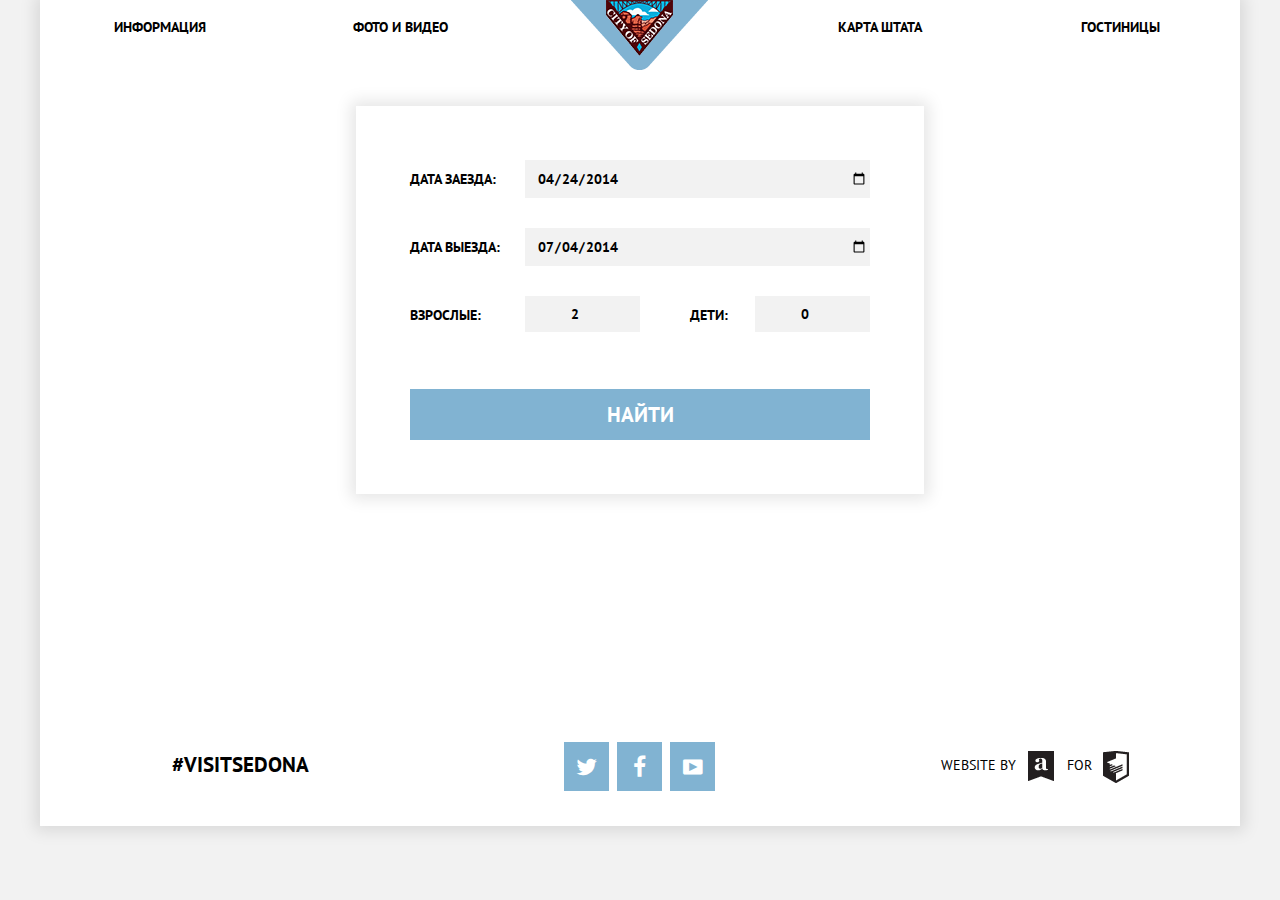
<file: sites/sedona/search.html>
<!DOCTYPE html>
<html>
  <head>
    <meta charset="utf-8">
    <title>Sedona</title>
    <link rel="stylesheet" href="css/normalize.css">    
    <link rel="stylesheet" href="css/style.min.css">
  </head>
  <body>
  <div class="page-container">
    <header class="page-header">
      <nav class="page-navigation">
        <ul>
          <li><a href="index.html">Информация</a></li><!--
       --><li><a href="#">Фото и видео</a></li><!--
       --><li><a class="logo" href="#"><img src="image/img-logo.png" width="138" height="70" alt="logo"></a></li><!--
       --><li><a href="#">Карта штата</a></li><!--
       --><li><a href="hotels.html">Гостиницы</a></li>
        </ul>
      </nav>
    </header>

    <div class="index-container index-container-search">        
      <div class="search-form search-form-alternative">
        <form action="/echo" method="post">                      
          <label for="date-in">Дата заезда:</label><!--
       --><input type="date" name="date-in" id="date-in" value="2014-04-24"><!--
       --><label for="date-out">Дата выезда:</label><!--                 
       --><input type="date" name="date-out" id="date-out" value="2014-07-04"><!--
       --><label for="grown">Взрослые:</label><!--
       --><input type="number" name="grown" id="grown" value="2"><!--
       --><label for="baby" class="field-left">Дети:</label><!--
       --><input type="number" name="baby" id="baby" value="0">
          <button type="submit" class="btn blue-btn">Найти</button>
        </form>
      </div>                
    </div>

    <footer class="page-footer">
      <div class="footer-heshteg">
        #Visitsedona
      </div><!--
   --><div class="footer-social">
        <a href="https://twitter.com/" class="social-btn blue-btn icon-twitter" target="_blank"></a>
        <a href="https://www.facebook.com/" class="social-btn blue-btn icon-facebook" target="_blank"></a>
        <a href="https://www.youtube.com/" class="social-btn blue-btn icon-youtube" target="_blank"></a>
      </div><!--
   --><div class="footer-copyright">
        <p>Website by<a href="http://glukhanko.ru/" class="copyright-btn bookmark" target="_blank">A</a>for<a href="https://htmlacademy.ru" class="copyright-btn academy" target="_blank">H</a></p>
      </div>
    </footer>
  </div> 
   
  </body>
</html>
</file>
<file: sites/xlanguage/libs/fontello/css/fontello.css>
@font-face {
  font-family: 'fontello';
  src: url('../font/fontello.eot?70425576');
  src: url('../font/fontello.eot?70425576#iefix') format('embedded-opentype'),
       url('../font/fontello.woff?70425576') format('woff'),
       url('../font/fontello.ttf?70425576') format('truetype'),
       url('../font/fontello.svg?70425576#fontello') format('svg');
  font-weight: normal;
  font-style: normal;
}
/* Chrome hack: SVG is rendered more smooth in Windozze. 100% magic, uncomment if you need it. */
/* Note, that will break hinting! In other OS-es font will be not as sharp as it could be */
/*
@media screen and (-webkit-min-device-pixel-ratio:0) {
  @font-face {
    font-family: 'fontello';
    src: url('../font/fontello.svg?70425576#fontello') format('svg');
  }
}
*/
 
 [class^="icon-"]:before, [class*=" icon-"]:before {
  font-family: "fontello";
  font-style: normal;
  font-weight: normal;
  speak: none;
 
  display: inline-block;
  text-decoration: inherit;
  width: 1em;
  margin-right: .2em;
  text-align: center;
  /* opacity: .8; */
 
  /* For safety - reset parent styles, that can break glyph codes*/
  font-variant: normal;
  text-transform: none;
     
  /* fix buttons height, for twitter bootstrap */
  line-height: 1em;
 
  /* Animation center compensation - margins should be symmetric */
  /* remove if not needed */
  margin-left: .2em;
 
  /* you can be more comfortable with increased icons size */
  /* font-size: 120%; */
 
  /* Uncomment for 3D effect */
  /* text-shadow: 1px 1px 1px rgba(127, 127, 127, 0.3); */
}
 
.icon-smile:before { content: '\e800'; } /* '' */
.icon-phone:before { content: '\e801'; } /* '' */
.icon-down-circled:before { content: '\e802'; } /* '' */
.icon-left-circled:before { content: '\e803'; } /* '' */
.icon-right-circled:before { content: '\e804'; } /* '' */
.icon-menu:before { content: '\e805'; } /* '' */
</file>
<file: sites/xlanguage/css/main.css>
body {
	min-width: 320px;
  font-family: 'Open Sans', Arial, sans-serif;
  font-weight: normal;
  font-size: 14px;
  line-height: 1.42857143;
  color: #000;
  background-color: #fff;  
}
.page-header {		
	background: url('../image/pattern-header.png') no-repeat center top,
				url('../image/bg-header.jpg') no-repeat center top;
	-webkit-background-size: 1366px 100%, auto auto;
	-o-background-size: 1366px 100%, auto auto;
	-moz-background-size: 1366px 100%, auto auto;
	background-size: 1366px 100%, auto auto;
}
.heder-title {
	padding: 10px 0;	
	background: rgba(255, 255, 255, .9);
}
.heder-title h3 {
	display: inline-block;
	vertical-align: top;
	position: relative;
	width: 300px;
	margin: 0;
	margin-left: 7px;
	margin-top: 15px;
	padding-left: 17px;	
	font-weight: 400;
	font-style: italic;
	font-size: 1.3em;
	line-height: 1.2;
}
.heder-title h3::before {
	content: '';
	display: block;
	position: absolute;
	height: 40px;
	background-color: #000;
	width: 1px;
	top: 2px;
	left: 0px;
	-webkit-transform: rotate(25deg);
	transform: rotate(25deg);
}
.heder-title .wrap-down {		
	font-weight: 700;
	font-size: .9em;
	text-transform: uppercase;
	position: relative;
}
.heder-title .menu {
	display: inline-block;
	position: relative;
	vertical-align: top;
	color: #dc1dab;
	background: none;
	font-size: 19px;
	padding: 1px 3px;
	border: none;	
}
.heder-title .menu:hover {
	color: #00adef;
}
.heder-title .title {
	display: inline-block;
	position: relative;
	vertical-align: top;
	color: #fff;
	background: #dc1dab;
	padding: 7px 12px;
}
.heder-title .title::after {
	content: '';
	position: absolute;
	top: 9px;
	right: -7px;
	height: 0;
	width: 0;
	border: 7px solid #dc1dab;
	border-right-width: 0;
	border-top-color: transparent;
	border-bottom-color: transparent;
}
.heder-title ul {
	margin: 0;
	margin-left: 10px;
	padding: 0;
	list-style: none;
	display: inline-block;
	vertical-align: top;
}
.heder-title li {
	display: inline-block;
	vertical-align: top;		
}
.heder-title li a {
	display: block;
	padding: 7px 12px;
	color: #000;
}
.heder-title li a:hover {
	color: #00adef;
}
.heder-title .wrap-phone {
	margin-top: 15px;
}
.heder-title .callback {
	float: right;
	display: block;
	width: 50px;
	height: 50px;
	font-size: 36px;
	color: #fff;
	background: #00adef;
	border-radius: 25px;	
}
.heder-title .callback:hover {
	background: #78d7fb;
}
.heder-title .phone {
	margin-right: 65px;
	text-align: right;
	font-size: 1.3em;
	font-weight: 700;
}
.header-centred {
	color: #fff;	
}
.header-centred h1 {
	position: relative;
	margin-top: 140px;
	margin-bottom: 15px;
	font-size: 3em;
	font-weight: 700;	
	line-height: 1.2;
}
.header-centred h1:after {
	content: '';
	display: block;
	position: absolute;
	height: 1px;
	background-color: #fff;
	width: 50px;
	bottom: -10px;
	left: 0;
}
.header-centred .descr {
	position: relative;
	margin-top: 10px;	
	font-size: 1.7em;	
}
.header-centred .descr:after {
	content: '';
	display: block;
	position: absolute;
	height: 25px;
	background: url('../image/img-arrow-header.png') no-repeat center;
	width: 81px;
	bottom: -30px;
	right: 0px;
}
.header-centred .discount {	
	color: #000;
	background: #fff;
	padding: 25px;
	font-size: 15px;
	margin-top: 45px;
}
.header-centred .discount .title {
	font-weight: 700;
	font-size: 25px;
}
.header-centred .discount .subtitle {
	line-height: .9;
	margin-bottom: 20px;
}
.header-centred .discount label {
	display: block;
	margin-bottom: 2px;
}
.header-centred .discount input {
	display: block;
	box-sizing: border-box;
	width: 100%;	
	padding: 0 15px;
	border-radius: 15px;
	border: 1px solid #9d9996;
	margin-bottom: 20px;
}
.header-centred .discount input:focus {
	outline: none;
}
.header-centred .discount .btn-form {
	box-sizing: border-box;
	width: 100%;	
	padding: 7px 15px;
	border-radius: 20px;
	border: none;
	outline: none;
	background: #dc1dab;
	color: #fff;
	font-weight: 700;
	margin-top: 5px;
}
.header-centred .discount .btn-form:hover {
	background: #a61280;
}
section {
	padding-top: 60px;
	padding-bottom: 50px;
}
section h2 {
	text-align: center;
	font-family: Arial, sans-serif;
	font-weight: bold;	
	font-size: 2.8em;
	margin-top: 0;
	margin-bottom: 55px;
}
.s-features {
	color: #303030;
}
.s-features .feature {
	position: relative;
	text-align: center;
	font-size: 1.2em;
	padding-top: 135px;	
}
.s-features .row:last-child {
	margin-top: 75px;
}
.s-features .feature::before {
	content: '';
	display: block;
	position: absolute;
	height: 128px;
	width: 128px;
	background: url('../image/sprite.png') no-repeat;	
	top: 0;
	left: 50%;
	margin-left: -64px;
}
.s-features .chat::before {
	background-position: 0 -500px;
}
.s-features .book::before {
	background-position: 0 -650px;
}
.s-features .medal::before {
	background-position: 0 -800px;
}
.s-features .case::before {
	background-position: 0 -950px;
}
.s-features .film::before {
	background-position: 0 -1100px;
}
.s-features .map::before {
	background-position: 0 -1250px;
}
.s-reviews {
	background-color: #f3f3f3;
}
.s-reviews h2 {
	color: #303030;
}
.slide {	
	position: relative;
	width: 445px;	
	margin: 0 auto;	
}
.slide img {
	float: left;
}
.slide .title {
	margin-left: 83px;
	padding: 20px 0 5px 10px;
	color: #243c62;
	background-color: #f3f3f3;
	font-family: Arial, sans-serif;
	font-weight: bold;
	font-size: 15px;
}
.slide .descr {
	margin-left: 83px;
	padding: 11px 10px 11px 10px;
	color: #fff;		
	font-size: 12px;
	font-style: italic;
	background-color: #243c62;
	line-height: 1.3;
}
.slide .expand {
	display: inline-block;
	vertical-align: top;
	margin-left: 120px;
	margin-top: 6px;
	color: #fff;
	font-style: normal;
	border-bottom: 1px dashed #fff;
}
.slide .expand:hover {
	border-bottom-color: transparent;
}
.slide .expand i {
	color: #80c4db;
}
.slide-control {
	width: 300px;
	margin: 20px auto 5px;
	color: #243c62;
	font-size: 16px;
	font-style: italic;
}
.slide-control div {
	display: inline-block;
	vertical-align: top;
	cursor: pointer;
	padding: 0 15px;
}
.slide-control div:hover {
	color: #000;
}
.s-courses {	
	padding-bottom: 20px;
}
.s-courses .course {
	border: 1px solid #000;
	text-align: center;
	width: 239px;	
	margin: 0 auto 20px;
}
.course .title {
	position: relative;
	text-transform: uppercase;
	font-size: 1.1em;
	margin-top: 20px;
	text-align: left;
	padding: 0 15px;
}
.course .title::after {
	content: '';
	display: block;
	position: absolute;
	height: 1px;
	background-color: #000;
	width: 50px;
	bottom: -15px;
	left: 15px;
}
.course p {	
	font-size: 1.1em;
	margin-top: 30px;
	text-align: left;
	padding: 0 15px;
	line-height: 1.3;
	min-height: 210px;
}
.btn {
	display: inline-block;
	vertical-align: top;
	font-family: Arial, sans-serif;
	font-weight: bold;
	font-size: 20px;
	background: #2db6d8;
	color: #fff;
	padding: 7px 30px;
	border-radius: 4px;
	margin-bottom: 15px;
	border: none;
}
.btn:hover {
	background: #008aac;
}
.s-text {
	padding-bottom: 20px;
}
.s-text h2 {
	margin-bottom: 15px;
}
.s-text p {
	font-size: 1.5em;
}
.s-tutorial {
	background: #4a5666;
	text-align: center;
}
.s-tutorial h2 {
	color: #fff;
	font-size: 2em;
	margin-bottom: 35px;
}
.s-tutorial input {
	width: 290px;
	display: inline-block;
	vertical-align: top;	
	font-size: 1.7em;
	background: #363f4e;
	color: #fff;
	padding: 7px 15px;
	border-radius: 4px;	
	border: none;
	margin-bottom: 15px;
}
.s-tutorial .btn {
	width: 290px;
	font-size: 1.7em;
}
.s-questions {
	background: #e5ebe7;
	padding: 45px 0;
}
.s-questions .head {
	display: inline-block;
	position: relative;
	font-size: 1.9em;
	background: #fff;
	padding: 3px 15px;
	border-radius: 4px;
	margin-left: 75px;
}
.s-questions .head::before {
	content: '';
	display: block;
	position: absolute;
	height: 69px;
	width: 69px;
	background: url('../image/sprite.png') no-repeat 0 0;	
	top: -5px;
	left: -75px;	
}
.s-questions .question-centred {
	width: 750px;
	margin: 24px auto 0;
}
.faces span {
	display: inline-block;
	vertical-align: top;
	width: 69px;
	height: 67px;
	background: url('../image/sprite.png') no-repeat;
	margin-left: 25px;
	margin-top: 5px;
}
.faces .face-1 {	
	background-position: 0 -100px;	
}
.faces .face-2 {
	background-position: 0 -200px;
}
.faces .face-3 {
	background-position: 0 -300px;
}
.leader {
	margin-bottom: 20px;
}
.leader .face-4 {
	display: inline-block;
	vertical-align: top;	
}
.leader::after {
	content: '';
	position: absolute;
	bottom: 0;
	left: 45px;
	height: 0;
	width: 0;
	border: 10px solid #fff;
	border-top-width: 0;
	border-left-color: transparent;
	border-right-color: transparent;
}
.leader .post {
	display: inline-block;
	vertical-align: top;
	width: 260px;	
	margin-top: 10px;
	margin-left: 2px;
	font-size: .9em;
}
.leader .name-leader {
	display: block;
	font-size: 1.4em;
}
.question-centred .help {
	background: #fff;
	padding: 35px;
	border-radius: 4px;
}
.help .title {
	font-size: 1.6em;
}
.help p {
	font-size: 1.2em;
}
.help .taright {
	text-align: right;
}
.help .phone {
	font-size: 2.4em;
}
.help .phone .gray {
	color: #d9dedb;
}
.help .btn	{
	margin-top: 15px;
	font-size: 1.5em;
	padding: 5px 10px;
}
.page-footer {
	padding-top: 80px;
	padding-bottom: 65px;	
}
.page-footer .copy {	
	text-align: center;
	font-size: 1.8em;
	color: #4a5666;
}

/*popup windows*/
.hidden {
	display: none;
}
.mfp-close-btn-in .mfp-close {
	top: -10px;
	right: -10px;
}
</file>
<file: sites/xlanguage/css/media.css>
/*==========  Desktop First Method  ==========*/

/* Large Devices, Wide Screens */
@media only screen and (max-width : 1199px) {

}

/* Medium Devices, Desktops */
@media only screen and (max-width : 991px) {
	.heder-title .phone{
		display: none;
	}
	.header-centred h1 {
		margin-top: 140px;
		font-size: 2em;
	}
	.header-centred .descr {
		font-size: 1.3em;
	}
	.s-questions .question-centred {
		width: 720px;		
	}
}

/* Small Devices, Tablets */
@media only screen and (max-width : 767px) {
	body {		
	  font-size: 12px;	   
	}
	.heder-title h3 {
		display: none;
	}
	.heder-title ul {
		display: none;
		position: absolute;
		background: #fff;
		width: 170px;
		z-index: 10;
		left: 50%;
		margin-left: -80px;
	}
	.heder-title li {
		display: block;
	}
	.header-centred h1 {
		margin-top: 10px;		
		text-align: center;
	}
	.header-centred h1:after {
		display: none;
	}
	.header-centred .descr {
		display: none;
	}
	.header-centred .discount {
		width: 290px;
		margin: 0 auto;
		padding: 10px 25px;
	}
	.s-features .col-sm-4 {
		float: left;
		width: 50%;
	}
	section {
		padding-top: 30px;
		padding-bottom: 25px;
	}
	section h2 {
		font-size: 1.8em;		
		margin-bottom: 20px;
	}
	.course p {		
		min-height: 100px;
	}
	.s-text p {
		font-size: 1.3em;
	}
	.s-tutorial h2 {		
		font-size: 1.8em;
		margin-bottom: 20px;
	}
	.s-questions .question-centred {
		width: 290px;		
	}
	.s-questions .faces {
		display: none;
	}
	.leader .face-4 {
		width: 58px;
		height: auto;
	}
	.leader .post {
		width: 225px;
	}
	.leader::after {		
		bottom: -20px;
		left: 35px;		
	}
	.help .title {
			width: 150px;
	}
	.help .subtitle {
		margin-bottom: 20px;
	}
	.help .taright {
		text-align: left;
	}
	.help .phone {
		font-size: 2em;
	}
	.help .btn {
		text-align: center;
		margin-bottom: 0;
	}
	.page-footer {
		padding-top: 40px;
		padding-bottom: 30px;	
	}
	.s-questions .head {		
		font-size: 1.8em;		
	}
}

/* custom for course */
@media only screen and (max-width : 550px) {
	.s-courses .col-xs-6 {
		float: none;
		margin: 0 auto;
		width: auto;
	}	
}

/* Extra Small Devices, Phones */
@media only screen and (max-width : 479px) {
	.heder-title .title {		
		padding: 7px 7px;
		font-size: .9em;
	}
	.s-features .col-sm-4 {
		float: none;
		width: auto;
	}
	.s-features .hidden-480 {
		display: none;
	}	
	.slide {			
		width: 290px;			
	}
	.slide img {
		width: 82px;
		height: 82px;
	}
	.slide .title {
		margin-left: 41px;
		padding: 20px 0 5px 10px;	
		font-size: 11px;
	}
	.slide .descr {
		margin-left: 41px;
		padding: 5px;
		font-size: 10px;		
	}
	.slide .expand {		
		margin-left: 110px;		
	}	
}

/* Custom, iPhone Retina */
@media only screen and (max-width : 320px) {

}


/*==========  Mobile First Method  ==========*/

/* Custom, iPhone Retina */
@media only screen and (min-width : 320px) {

}

/* Extra Small Devices, Phones */
@media only screen and (min-width : 480px) {

}

/* Small Devices, Tablets */
@media only screen and (min-width : 768px) {
	.heder-title .menu {
		display: none;
	}
}

/* Medium Devices, Desktops */
@media only screen and (min-width : 992px) {

}

 /* Large Devices, Wide Screens */
@media only screen and (min-width : 1200px) {

}
</file>
<file: css/style.min.css>
/*! normalize.css v3.0.1 | MIT License | git.io/normalize */legend,td,th{padding:0}body,figure{margin:0}.mix,.mix .mix-tooltip{transition-duration:.5s}html{font-family:sans-serif;-ms-text-size-adjust:100%;-webkit-text-size-adjust:100%}article,aside,details,figcaption,figure,footer,header,hgroup,main,nav,section,summary{display:block}audio,canvas,progress,video{display:inline-block;vertical-align:baseline}audio:not([controls]){display:none;height:0}[hidden],template{display:none}a{background:0 0}a:active,a:hover{outline:0}abbr[title]{border-bottom:1px dotted}b,optgroup,strong{font-weight:700}dfn{font-style:italic}h1{font-size:2em;margin:.67em 0}mark{background:#ff0;color:#000}small{font-size:80%}sub,sup{font-size:75%;line-height:0;position:relative;vertical-align:baseline}.head-centred,img{vertical-align:middle}sup{top:-.5em}sub{bottom:-.25em}img{border:0}svg:not(:root){overflow:hidden}hr{box-sizing:content-box;height:0}pre,textarea{overflow:auto}code,kbd,pre,samp{font-family:monospace,monospace;font-size:1em}button,input,optgroup,select,textarea{color:inherit;font:inherit;margin:0}button{overflow:visible}button,select{text-transform:none}button,html input[type=button],input[type=reset],input[type=submit]{-webkit-appearance:button;cursor:pointer}button[disabled],html input[disabled]{cursor:default}button input::-moz-focus-inner{border:0;padding:0}input[type=checkbox],input[type=radio]{box-sizing:border-box;padding:0}input[type=number]::-webkit-inner-spin-button,input[type=number]::-webkit-outer-spin-button{height:auto}input[type=search]{-webkit-appearance:textfield;box-sizing:content-box}input[type=search]::-webkit-search-cancel-button,input[type=search]::-webkit-search-decoration{-webkit-appearance:none}fieldset{border:1px solid silver;margin:0 2px;padding:.35em .625em .75em}legend{border:0}table{border-collapse:collapse;border-spacing:0}/*!
 * Bootstrap v3.3.5 (http://getbootstrap.com)
 * Copyright 2011-2015 Twitter, Inc.
 * Licensed under MIT (https://github.com/twbs/bootstrap/blob/master/LICENSE)
 */*,:after,:before{box-sizing:border-box}html{font-size:10px;-webkit-tap-highlight-color:transparent}button,input,select,textarea{font-family:inherit;font-size:inherit;line-height:inherit}a:focus,a:hover{color:#23527c;text-decoration:underline}a,a:focus{text-decoration:none}[role=button]{cursor:pointer}.container,.container-fluid{margin-right:auto;margin-left:auto;padding-left:15px;padding-right:15px}.row{margin-left:-15px;margin-right:-15px}.col-lg-1,.col-lg-10,.col-lg-11,.col-lg-12,.col-lg-2,.col-lg-3,.col-lg-4,.col-lg-5,.col-lg-6,.col-lg-7,.col-lg-8,.col-lg-9,.col-md-1,.col-md-10,.col-md-11,.col-md-12,.col-md-2,.col-md-3,.col-md-4,.col-md-5,.col-md-6,.col-md-7,.col-md-8,.col-md-9,.col-sm-1,.col-sm-10,.col-sm-11,.col-sm-12,.col-sm-2,.col-sm-3,.col-sm-4,.col-sm-5,.col-sm-6,.col-sm-7,.col-sm-8,.col-sm-9,.col-xs-1,.col-xs-10,.col-xs-11,.col-xs-12,.col-xs-2,.col-xs-3,.col-xs-4,.col-xs-5,.col-xs-6,.col-xs-7,.col-xs-8,.col-xs-9{position:relative;min-height:1px;padding-left:15px;padding-right:15px}.col-xs-1,.col-xs-10,.col-xs-11,.col-xs-12,.col-xs-2,.col-xs-3,.col-xs-4,.col-xs-5,.col-xs-6,.col-xs-7,.col-xs-8,.col-xs-9{float:left}.col-xs-12{width:100%}.col-xs-11{width:91.66666667%}.col-xs-10{width:83.33333333%}.col-xs-9{width:75%}.col-xs-8{width:66.66666667%}.col-xs-7{width:58.33333333%}.col-xs-6{width:50%}.col-xs-5{width:41.66666667%}.col-xs-4{width:33.33333333%}.col-xs-3{width:25%}.col-xs-2{width:16.66666667%}.col-xs-1{width:8.33333333%}.col-xs-pull-12{right:100%}.col-xs-pull-11{right:91.66666667%}.col-xs-pull-10{right:83.33333333%}.col-xs-pull-9{right:75%}.col-xs-pull-8{right:66.66666667%}.col-xs-pull-7{right:58.33333333%}.col-xs-pull-6{right:50%}.col-xs-pull-5{right:41.66666667%}.col-xs-pull-4{right:33.33333333%}.col-xs-pull-3{right:25%}.col-xs-pull-2{right:16.66666667%}.col-xs-pull-1{right:8.33333333%}.col-xs-pull-0{right:auto}.col-xs-push-12{left:100%}.col-xs-push-11{left:91.66666667%}.col-xs-push-10{left:83.33333333%}.col-xs-push-9{left:75%}.col-xs-push-8{left:66.66666667%}.col-xs-push-7{left:58.33333333%}.col-xs-push-6{left:50%}.col-xs-push-5{left:41.66666667%}.col-xs-push-4{left:33.33333333%}.col-xs-push-3{left:25%}.col-xs-push-2{left:16.66666667%}.col-xs-push-1{left:8.33333333%}.col-xs-push-0{left:auto}.col-xs-offset-12{margin-left:100%}.col-xs-offset-11{margin-left:91.66666667%}.col-xs-offset-10{margin-left:83.33333333%}.col-xs-offset-9{margin-left:75%}.col-xs-offset-8{margin-left:66.66666667%}.col-xs-offset-7{margin-left:58.33333333%}.col-xs-offset-6{margin-left:50%}.col-xs-offset-5{margin-left:41.66666667%}.col-xs-offset-4{margin-left:33.33333333%}.col-xs-offset-3{margin-left:25%}.col-xs-offset-2{margin-left:16.66666667%}.col-xs-offset-1{margin-left:8.33333333%}.col-xs-offset-0{margin-left:0}.clearfix:after,.clearfix:before,.container-fluid:after,.container-fluid:before,.container:after,.container:before,.row:after,.row:before{content:" ";display:table}.clearfix:after,.container-fluid:after,.container:after,.row:after{clear:both}.center-block{display:block;margin-left:auto;margin-right:auto}.pull-right{float:right!important}.pull-left{float:left!important}.hide{display:none!important}.show{display:block!important}.invisible{visibility:hidden}.text-hide{font:0/0 a;color:transparent;text-shadow:none;background-color:transparent;border:0}body,section h2{font-weight:400}a,a:focus,a:hover,body{color:#fff}.hidden{display:none!important}.affix{position:fixed}body{min-width:320px;font-family:'Open Sans',Helvetica,Arial,sans-serif;font-size:14px;line-height:1.42857143;background-color:#206058;letter-spacing:1px}section{position:relative;padding:70px 0}section h2{margin:0 0 20px;text-align:center;text-transform:uppercase;font-size:2em}.head-text h1,.head-text p{text-transform:uppercase;font-weight:300;margin:0}.page-header{position:relative;min-height:480px;background-color:transparent}.head-wrapper{display:table;position:absolute;top:0;left:0;width:100%;height:100%;z-index:5}.head-centred{display:table-cell;text-align:center}.head-text{display:inline-block}.head-text h1{display:inline;font-size:4.7em;letter-spacing:10px;padding:0 10px;text-shadow:0 0 5px #fff,0 0 10px #B1F5FF,0 0 15px #7BF5FF}.head-text p{font-size:1.7em;letter-spacing:5px;padding:10px;text-shadow:0 0 2px #fff,0 0 5px #B1F5FF,0 0 10px #7BF5FF}.btn,.s-descr,.s-portfolio li{text-transform:uppercase;font-size:.9em}.s-portfolio li:hover,a:hover{text-shadow:0 0 1px #fff,0 0 3px #B1F5FF}.page-footer{background-color:#0D2623;padding:40px 0}.page-footer .contact{text-align:right}.s-portfolio{background-color:#0C5952}.s-portfolio ul{list-style:none;padding:0;margin:0 0 30px;text-align:center}.s-portfolio li{display:inline-block;vertical-align:top;margin:5px 10px;cursor:pointer}.s-descr{position:relative;margin-bottom:90px;text-align:center;letter-spacing:5px}.s-descr::after{content:'';position:absolute;left:50%;margin-left:-88px;margin-top:50px;width:176px;height:1px;background-color:#fff}.mix{position:relative;display:none;padding:5px;-webkit-transform:translateZ(0);transform:translateZ(0);-webkit-backface-visibility:hidden;backface-visibility:hidden;transition-property:color}.mix .mix-wrap{position:relative;width:100%}.mix img{width:100%;height:auto}.mix .mix-tooltip{position:absolute;top:0;left:0;width:100%;height:100%;text-align:center;background-color:rgba(0,0,0,.8);-webkit-transform:scaleY(0);transform:scaleY(0);-webkit-transform-origin:50% 0;transform-origin:50% 0;transition-property:-webkit-transform;transition-property:transform;transition-timing-function:ease-out}.mix .mix-tooltip h3{text-transform:uppercase;font-weight:400}.mix .mix-tooltip .tooltip-wrap{padding:10% 20px 10px}.btn{display:inline-block;vertical-align:top;border:1px solid #fff;padding:5px 10px;margin-top:15px}a:focus{outline:dotted thin;outline-offset:-2px}.s-portfolio li.active{color:#B3CFF2;text-shadow:none;border-bottom:1px solid #B3CFF2;cursor:default}.mix:hover .mix-tooltip{-webkit-transform:scaleY(1);transform:scaleY(1)}.btn:focus,.btn:hover{text-decoration:none;outline:0;box-shadow:0 0 1px 1px #fff,0 0 3px 1px #B1F5FF}@media (min-width:768px){.container{width:750px}.col-sm-1,.col-sm-10,.col-sm-11,.col-sm-12,.col-sm-2,.col-sm-3,.col-sm-4,.col-sm-5,.col-sm-6,.col-sm-7,.col-sm-8,.col-sm-9{float:left}.col-sm-12{width:100%}.col-sm-11{width:91.66666667%}.col-sm-10{width:83.33333333%}.col-sm-9{width:75%}.col-sm-8{width:66.66666667%}.col-sm-7{width:58.33333333%}.col-sm-6{width:50%}.col-sm-5{width:41.66666667%}.col-sm-4{width:33.33333333%}.col-sm-3{width:25%}.col-sm-2{width:16.66666667%}.col-sm-1{width:8.33333333%}.col-sm-pull-12{right:100%}.col-sm-pull-11{right:91.66666667%}.col-sm-pull-10{right:83.33333333%}.col-sm-pull-9{right:75%}.col-sm-pull-8{right:66.66666667%}.col-sm-pull-7{right:58.33333333%}.col-sm-pull-6{right:50%}.col-sm-pull-5{right:41.66666667%}.col-sm-pull-4{right:33.33333333%}.col-sm-pull-3{right:25%}.col-sm-pull-2{right:16.66666667%}.col-sm-pull-1{right:8.33333333%}.col-sm-pull-0{right:auto}.col-sm-push-12{left:100%}.col-sm-push-11{left:91.66666667%}.col-sm-push-10{left:83.33333333%}.col-sm-push-9{left:75%}.col-sm-push-8{left:66.66666667%}.col-sm-push-7{left:58.33333333%}.col-sm-push-6{left:50%}.col-sm-push-5{left:41.66666667%}.col-sm-push-4{left:33.33333333%}.col-sm-push-3{left:25%}.col-sm-push-2{left:16.66666667%}.col-sm-push-1{left:8.33333333%}.col-sm-push-0{left:auto}.col-sm-offset-12{margin-left:100%}.col-sm-offset-11{margin-left:91.66666667%}.col-sm-offset-10{margin-left:83.33333333%}.col-sm-offset-9{margin-left:75%}.col-sm-offset-8{margin-left:66.66666667%}.col-sm-offset-7{margin-left:58.33333333%}.col-sm-offset-6{margin-left:50%}.col-sm-offset-5{margin-left:41.66666667%}.col-sm-offset-4{margin-left:33.33333333%}.col-sm-offset-3{margin-left:25%}.col-sm-offset-2{margin-left:16.66666667%}.col-sm-offset-1{margin-left:8.33333333%}.col-sm-offset-0{margin-left:0}}@media (min-width:992px){.container{width:970px}.col-md-1,.col-md-10,.col-md-11,.col-md-12,.col-md-2,.col-md-3,.col-md-4,.col-md-5,.col-md-6,.col-md-7,.col-md-8,.col-md-9{float:left}.col-md-12{width:100%}.col-md-11{width:91.66666667%}.col-md-10{width:83.33333333%}.col-md-9{width:75%}.col-md-8{width:66.66666667%}.col-md-7{width:58.33333333%}.col-md-6{width:50%}.col-md-5{width:41.66666667%}.col-md-4{width:33.33333333%}.col-md-3{width:25%}.col-md-2{width:16.66666667%}.col-md-1{width:8.33333333%}.col-md-pull-12{right:100%}.col-md-pull-11{right:91.66666667%}.col-md-pull-10{right:83.33333333%}.col-md-pull-9{right:75%}.col-md-pull-8{right:66.66666667%}.col-md-pull-7{right:58.33333333%}.col-md-pull-6{right:50%}.col-md-pull-5{right:41.66666667%}.col-md-pull-4{right:33.33333333%}.col-md-pull-3{right:25%}.col-md-pull-2{right:16.66666667%}.col-md-pull-1{right:8.33333333%}.col-md-pull-0{right:auto}.col-md-push-12{left:100%}.col-md-push-11{left:91.66666667%}.col-md-push-10{left:83.33333333%}.col-md-push-9{left:75%}.col-md-push-8{left:66.66666667%}.col-md-push-7{left:58.33333333%}.col-md-push-6{left:50%}.col-md-push-5{left:41.66666667%}.col-md-push-4{left:33.33333333%}.col-md-push-3{left:25%}.col-md-push-2{left:16.66666667%}.col-md-push-1{left:8.33333333%}.col-md-push-0{left:auto}.col-md-offset-12{margin-left:100%}.col-md-offset-11{margin-left:91.66666667%}.col-md-offset-10{margin-left:83.33333333%}.col-md-offset-9{margin-left:75%}.col-md-offset-8{margin-left:66.66666667%}.col-md-offset-7{margin-left:58.33333333%}.col-md-offset-6{margin-left:50%}.col-md-offset-5{margin-left:41.66666667%}.col-md-offset-4{margin-left:33.33333333%}.col-md-offset-3{margin-left:25%}.col-md-offset-2{margin-left:16.66666667%}.col-md-offset-1{margin-left:8.33333333%}.col-md-offset-0{margin-left:0}}@media (min-width:1200px){.container{width:1170px}.col-lg-1,.col-lg-10,.col-lg-11,.col-lg-12,.col-lg-2,.col-lg-3,.col-lg-4,.col-lg-5,.col-lg-6,.col-lg-7,.col-lg-8,.col-lg-9{float:left}.col-lg-12{width:100%}.col-lg-11{width:91.66666667%}.col-lg-10{width:83.33333333%}.col-lg-9{width:75%}.col-lg-8{width:66.66666667%}.col-lg-7{width:58.33333333%}.col-lg-6{width:50%}.col-lg-5{width:41.66666667%}.col-lg-4{width:33.33333333%}.col-lg-3{width:25%}.col-lg-2{width:16.66666667%}.col-lg-1{width:8.33333333%}.col-lg-pull-12{right:100%}.col-lg-pull-11{right:91.66666667%}.col-lg-pull-10{right:83.33333333%}.col-lg-pull-9{right:75%}.col-lg-pull-8{right:66.66666667%}.col-lg-pull-7{right:58.33333333%}.col-lg-pull-6{right:50%}.col-lg-pull-5{right:41.66666667%}.col-lg-pull-4{right:33.33333333%}.col-lg-pull-3{right:25%}.col-lg-pull-2{right:16.66666667%}.col-lg-pull-1{right:8.33333333%}.col-lg-pull-0{right:auto}.col-lg-push-12{left:100%}.col-lg-push-11{left:91.66666667%}.col-lg-push-10{left:83.33333333%}.col-lg-push-9{left:75%}.col-lg-push-8{left:66.66666667%}.col-lg-push-7{left:58.33333333%}.col-lg-push-6{left:50%}.col-lg-push-5{left:41.66666667%}.col-lg-push-4{left:33.33333333%}.col-lg-push-3{left:25%}.col-lg-push-2{left:16.66666667%}.col-lg-push-1{left:8.33333333%}.col-lg-push-0{left:auto}.col-lg-offset-12{margin-left:100%}.col-lg-offset-11{margin-left:91.66666667%}.col-lg-offset-10{margin-left:83.33333333%}.col-lg-offset-9{margin-left:75%}.col-lg-offset-8{margin-left:66.66666667%}.col-lg-offset-7{margin-left:58.33333333%}.col-lg-offset-6{margin-left:50%}.col-lg-offset-5{margin-left:41.66666667%}.col-lg-offset-4{margin-left:33.33333333%}.col-lg-offset-3{margin-left:25%}.col-lg-offset-2{margin-left:16.66666667%}.col-lg-offset-1{margin-left:8.33333333%}.col-lg-offset-0{margin-left:0}}@media (max-width:480px){.head-text h1{font-size:2.8em}.head-text p{font-size:.9em}.page-footer .contact{text-align:left;margin-top:10px}#container-mix .col-xs-6,.page-footer .col-xs-6{width:100%}}
</file>
<file: sites/instahunter/css/main.min.css>
@font-face{font-family:Panton;font-style:normal;font-weight:300;src:url(../fonts/Panton-Light-webfont.eot);src:url(../fonts/Panton-Light-webfont.eot?#iefix) format('embedded-opentype'),url(../fonts/Panton-Light.otf) format('opentype'),url(../fonts/Panton-Light-webfont.woff2) format('woff2'),url(../fonts/Panton-Light-webfont.woff) format('woff')}@font-face{font-family:Panton;font-style:normal;font-weight:400;src:url(../fonts/Panton-webfont.eot);src:url(../fonts/Panton-webfont.eot?#iefix) format('embedded-opentype'),url(../fonts/Panton.otf) format('opentype'),url(../fonts/Panton-webfont.woff2) format('woff2'),url(../fonts/Panton-webfont.woff) format('woff')}@font-face{font-family:Panton;font-style:normal;font-weight:500;src:url(../fonts/Panton-SemiBold-webfont.eot);src:url(../fonts/Panton-SemiBold-webfont.eot?#iefix) format('embedded-opentype'),url(../fonts/Panton-SemiBold.otf) format('opentype'),url(../fonts/Panton-SemiBold-webfont.woff2) format('woff2'),url(../fonts/Panton-SemiBold-webfont.woff) format('woff')}@font-face{font-family:Panton;font-style:normal;font-weight:700;src:url(../fonts/Panton-Bold-webfont.eot);src:url(../fonts/Panton-Bold-webfont.eot?#iefix) format('embedded-opentype'),url(../fonts/Panton-Bold.otf) format('opentype'),url(../fonts/Panton-Bold-webfont.woff2) format('woff2'),url(../fonts/Panton-Bold-webfont.woff) format('woff')}@font-face{font-family:Panton;font-style:normal;font-weight:900;src:url(../fonts/Panton-ExtraBold-webfont.eot);src:url(../fonts/Panton-ExtraBold-webfont.eot?#iefix) format('embedded-opentype'),url(../fonts/Panton-ExtraBold.otf) format('opentype'),url(../fonts/Panton-ExtraBold-webfont.woff2) format('woff2'),url(../fonts/Panton-ExtraBold-webfont.woff) format('woff')}::-webkit-input-placeholder{color:#3c4146;opacity:1}:-moz-placeholder{color:#3c4146;opacity:1}::-moz-placeholder{color:#3c4146;opacity:1}:-ms-input-placeholder{color:#3c4146;opacity:1}body{min-width:1100px;margin:0;padding:0;background-color:#fff;font-family:Panton,sans-serif;font-weight:300;font-size:16px;font-style:normal;color:#000}a{color:#000}b{font-weight:700}.clearfix:after{content:'';display:table;clear:both}.container{width:1046px;padding:0 27px;margin:0 auto}.gratis,.page-policy .requisites,.page-title .title-logo,.s-left{float:left}.form-proposal,.page-footer .hand,.page-policy .policy,.page-title .title-phone,.s-right{float:right}.page-header{color:#fff;background-color:transparent;padding-top:50px;min-height:1085px}.page-footer a,.page-header a{color:#fff}.page-header .callback:hover{color:#fa4229;text-decoration:none}.title-logo{padding-left:53px;padding-bottom:5px;background:url(../image/icon-insta.png) top left no-repeat}.title-logo .title{font-size:20px}.title-logo .subtitle{font-size:12px;letter-spacing:2px}.title-phone{text-align:right}.title-phone .phone{font-size:22px}.title-logo .callback{font-size:14px}.page-title{padding-bottom:35px}.head-centred{padding-top:90px;padding-bottom:50px;margin-bottom:60px;border-bottom:1px solid rgba(255,255,255,.5);text-align:center}.head-centred .slogan{font-size:42px;padding:0 150px;margin-bottom:45px}.size-28{font-size:28px}.paint{color:#fa4229}.head-centred .change-title{font-size:18px;margin-bottom:55px;height:25px}.change{display:none}.change-1{display:block}.counter-img{display:inline-block;vertical-align:top;position:relative}.counter-img .counter{position:absolute;left:15px;top:37px}.counter .heart-counter,.counter .plus-counter{position:relative;display:inline-block;vertical-align:top;padding-left:46px}.counter .heart-counter::before,.counter .plus-counter::before{content:'';position:absolute;left:8px;top:-2px;width:35px;height:35px;background:url(../image/sprite-icon.png) no-repeat}.counter .heart-counter::before{background-position:0 -250px}.counter .plus-counter::before{background-position:0 -300px}.counter span{font-size:22px;padding:7px 6px;border:1px solid #fff;border-radius:3px;margin-right:5px}.counter-1{background:url(../image/icon-heart-counter.png) center no-repeat;margin-right:0;color:transparent}.counter-2{background:url(../image/icon-plust-counter.png) center no-repeat;margin-right:0;color:transparent}.gratis{position:relative;width:370px;padding-top:30px;margin-left:54px}.gratis::after{content:'';position:absolute;right:-230px;top:130px;width:146px;height:110px;background:url(../image/sprite-arrow.png) no-repeat}.head-proposal .gratis::after{background-position:0 -200px}.gratis .title{font-size:32px;margin-bottom:30px}.gratis .subtitle{font-size:16px;line-height:24px}.form-proposal{width:356px;color:#000}.form-proposal input{box-sizing:border-box;width:100%;border:none;margin-bottom:14px;font-size:14px;padding:9px 10px 9px 40px}.btn-form{box-sizing:border-box;width:100%;background:0 0;outline:0;border:4px solid #02ef98;border-radius:40px;margin-top:25px;padding:18px 5px 10px;color:#fff;text-align:center;font-size:20px;font-weight:700}.btn-form:hover{border-color:#00966d}select{width:390px;border:none;height:36px;font-size:14px;position:relative;background:0 0;z-index:100;padding-left:37px}.select-outer{background:#fff;width:356px;overflow:hidden;display:inline-block;position:relative;margin-bottom:10px}.select-button{background:url(../image/icon-select-button.png) center center no-repeat;height:32px;width:34px;position:absolute;right:2px;top:2px;z-index:50}.subbtn-form{font-size:14px;font-weight:500}.insis{padding-top:95px;color:#3d3d3d}.insis .s-left{width:615px;min-height:548px;background:url(../image/img-peoples.png) left bottom no-repeat}h2{font-size:40px;text-transform:uppercase;font-weight:300;margin:0}.insis h2{padding-left:150px;margin-top:10px}.insis .paint{color:#ec2100}.insis .s-right{width:420px}ul{list-style-type:none;margin:0;padding:0}.insis li{display:block;position:relative;padding-left:65px;margin-bottom:50px;font-size:20px;font-weight:700}.insis li::before{content:'';position:absolute;left:0;top:-5px;width:33px;height:35px;background:url(../image/sprite-icon.png) no-repeat}.insis li:nth-child(1)::before{background-position:0 0}.insis li:nth-child(2)::before{background-position:0 -50px}.insis li:nth-child(3)::before{background-position:0 -100px}.insis li:nth-child(4)::before{background-position:0 -150px}.insis li:nth-child(5)::before{background-position:0 -200px}.insis .subtitle{margin-top:10px;font-size:14px;font-weight:300}.cases{padding-top:85px;color:#3d3d3d;background:url(../image/bg-pattern.jpg);box-shadow:inset 0 5px 15px -5px rgba(0,0,0,.55)}.cases .slider{position:relative}.cases .slide{position:relative;width:1046px;min-height:495px}.cases .s-left{float:none;width:600px;padding-left:54px;margin-top:30px}.cases .s-right{float:none;position:absolute;right:70px;top:-30px;width:270px;height:430px;padding-top:63px;background:url(../image/img-phone-slider.png) right top no-repeat}.cases .s-right img{margin-left:16px}.cases h2{margin-bottom:20px;padding-left:54px}.cases .paint{color:#f13314}.title-slide{position:relative;padding-left:40px;font-size:22px;font-weight:700;margin-bottom:60px}.title-slide .title{margin-bottom:15px}.title-slide::before{content:'';position:absolute;left:0;top:0;width:12px;height:58px;border-radius:5px;background-color:#f13314}.light{font-weight:300}.cases li{display:block;position:relative;padding-left:40px;margin-bottom:45px;font-size:20px;font-weight:700}.cases li::before{content:'';position:absolute;left:0;top:5px;width:12px;height:12px;border-radius:50%;background-color:#f13314}.cases .subtitle{font-size:14px;font-weight:300}.cases li .title{margin-bottom:10px}.slide .column,.slide .column-center{display:inline-block;vertical-align:top;width:125px;margin-right:50px}.slide .column:last-child{margin-right:0}.slide .column-center{position:relative;text-align:center;margin-top:-20px}.slide .column-center::after{content:'';position:absolute;left:0;top:15px;width:122px;height:54px;background:url(../image/sprite-arrow.png) 0 -100px no-repeat}.slide ul{width:530px}.slide-control{position:absolute;left:94px;bottom:90px}.slide-control div{display:inline-block;vertical-align:top;position:relative;color:#f13314;text-decoration:underline;font-size:14px;cursor:pointer}.slide-control div:hover{text-decoration:none}.slide-control .prev-button{padding-left:120px;padding-right:14px}.slide-control .next-button{padding-right:120px;padding-left:13px}.slide-control .next-button::after,.slide-control .prev-button::before{content:'';position:absolute;top:-5px;width:77px;height:25px;background:url(../image/sprite-arrow.png) no-repeat}.slide-control .prev-button::before{background-position:0 0;left:0}.slide-control .prev-button::after{content:'';position:absolute;top:0;right:0;width:1px;height:16px;background-color:#f13314}.slide-control .next-button::after{background-position:0 -50px;right:0}.funnel{color:#fff}.funnel .paint{color:#fd3f2c}.funnel .bg-light{background-color:#363636}.funnel .bg-light .container{padding-top:95px;min-height:740px;background:url(../image/img-funnel-head.png) center bottom no-repeat}.size-24{font-size:24px;text-transform:none}.funnel .bg-light h2{padding-left:54px;margin-bottom:90px}.funnel .step{text-align:center;font-size:18px;line-height:30px;margin:0 auto}.funnel .step .size-28{font-weight:700}.funnel .bg-light .step{width:275px}.funnel .bg-dark{background-color:#303030}.funnel .bg-dark .container{min-height:524px;background:url(../image/img-funnel-measure.png) 80px bottom no-repeat}.funnel .bg-dark .step{width:445px}.funnel .bg-dark ul{margin-top:60px;padding-left:54px;font-weight:700;font-size:18px}.funnel .bg-dark li:nth-child(1){margin-bottom:100px}.funnel .bg-dark li:nth-child(2){margin-bottom:65px}.funnel .bg-dark li:nth-child(3){margin-bottom:52px}.funnel .bg-dark li:nth-child(4){margin-bottom:45px}.funnel .bg-black{background-color:#292929}.funnel .bg-black .container{padding-top:90px;min-height:660px;background:url(../image/img-funnel-arrow.png) center top no-repeat}.funnel .bg-black .step{width:370px}.profit .container{padding-top:90px;background:url(../image/bg-instagramm.jpg) 365px bottom no-repeat}.profit h2{padding-left:54px;width:470px;margin-bottom:90px}.profit .paint{color:#f43704}.profit .s-left{width:390px;padding-left:54px}.profit .s-right{width:390px;padding-right:54px}.profit .title{font-size:65px;font-weight:500;margin-bottom:10px}.profit li{display:block;position:relative;padding-left:100px;margin-bottom:90px}.profit li::before{content:'';position:absolute;left:0;top:7px;width:67px;height:57px;background:url(../image/sprite-icon.png) no-repeat}.profit .s-left li:nth-child(1)::before{background-position:0 -350px}.profit .s-left li:nth-child(2)::before{background-position:0 -450px}.profit .s-right li:nth-child(1)::before{background-position:0 -550px}.profit .s-right li:nth-child(2)::before{background-position:0 -650px}.profit .meterage{font-size:25px;font-weight:300}.profit .procent{font-size:35px;font-weight:300}.profit .subtitle{width:170px}.profit .s-right li:nth-child(1) .subtitle{width:210px}.packages{padding:85px 0;background:url(../image/bg-pattern.jpg);box-shadow:inset 0 5px 15px -5px rgba(0,0,0,.55)}.packages h2{margin-bottom:70px}.packages .container{padding:0 80px;width:940px}.packages .pack{display:inline-block;vertical-align:top;box-sizing:border-box;width:300px;border:2px solid #f43704;margin-right:18px;padding:45px 25px 25px}.packages .pack:last-child{margin-right:0}.pack h3{font-size:22px;font-weight:700;text-transform:uppercase;margin:0 0 33px;border-bottom:1px solid red;padding-bottom:30px}.pack ul{border-bottom:1px solid red;min-height:255px;margin-bottom:25px}.pack li{position:relative;font-size:14px;margin-bottom:19px;padding-left:10px}.pack li::before{content:'\2010';position:absolute;top:-3px;left:0}.pack .title{font-size:22px;font-weight:700;margin-bottom:13px}.pack .worth{min-height:110px}.pack .subtitle{padding-right:85px}.btn{display:inline-block;box-sizing:border-box;background:0 0;outline:0;border:3px solid #05e694;border-radius:40px;padding:11px;color:#000;text-align:center;font-size:16px;font-weight:400;text-decoration:none;width:100%}.btn:hover{border-color:#00825f}.packages .test{color:#fff;background:url(../image/bg-test.jpg)}.test h3{font-weight:900;border-bottom-color:#fff}.test ul{border-bottom-color:#fff}.test li{font-weight:500}.test .subtitle{font-weight:700}.upper{text-transform:uppercase}.test .btn{background:#05e694;background:-moz-linear-gradient(top,#05e694 0,#00825f 100%);background:-webkit-gradient(linear,left top,left bottom,color-stop(0,#05e694),color-stop(100%,#00825f));background:-webkit-linear-gradient(top,#05e694 0,#00825f 100%);background:-o-linear-gradient(top,#05e694 0,#00825f 100%);background:-ms-linear-gradient(top,#05e694 0,#00825f 100%);background:linear-gradient(to bottom,#05e694 0,#00825f 100%);border:none;color:#fff;font-weight:700;padding:14px}.test .btn:hover{background:#04d88b;background:-moz-linear-gradient(top,#04d88b 0,#007a59 100%);background:-webkit-gradient(linear,left top,left bottom,color-stop(0,#04d88b),color-stop(100%,#007a59));background:-webkit-linear-gradient(top,#04d88b 0,#007a59 100%);background:-o-linear-gradient(top,#04d88b 0,#007a59 100%);background:-ms-linear-gradient(top,#04d88b 0,#007a59 100%);background:linear-gradient(to bottom,#04d88b 0,#007a59 100%)}.foot-bg{color:#fff;background-color:transparent;box-shadow:0 2px 15px rgba(0,0,0,.55)}.page-footer .page-title{padding-top:50px}.page-footer .gratis{padding-top:100px}.page-footer .gratis::after{right:-170px;top:160px;background-position:0 -350px}.page-footer .hand{width:390px;min-height:348px;padding-right:54px;background:url(../image/img-hand.png) left bottom no-repeat}.hand .btn{margin-top:185px;margin-left:50px;width:340px;padding:15px;font-size:18px;font-weight:700;border-width:4px}.page-footer .foot-texture{background:url(../image/bg-pattern.jpg);box-shadow:inset 0 5px 15px -5px rgba(0,0,0,.55)}.page-footer .callback{color:#f43704}.page-footer .callback:hover{color:#000;text-decoration:none}.page-footer .policy-link{color:#000;font-weight:700;font-size:14px;text-align:right}.page-footer .policy-link:hover{color:#f43704;text-decoration:none}.requisites .title{font-size:14px;font-weight:700;margin-bottom:10px}.requisites .subtitle{font-size:12px;margin-bottom:5px}.page-policy{padding-top:30px;padding-bottom:30px;border-top:1px solid #fe0000}.hidden{display:none}.modal-up{box-sizing:border-box;width:400px;background-color:#fff;margin:auto;position:relative;padding:50px 25px}.modal-up .title-form{border-bottom:1px solid #e9e9e9;margin-bottom:35px;padding:0 20px}.modal-up .title{font-size:25px;font-weight:700;color:#fe5832}.modal-up .subtitle{font-size:24px;font-weight:300;color:#000;margin-bottom:10px}.modal-up .descr{font-size:16px;font-weight:300;color:#000;margin-bottom:25px}.modal-up input{box-sizing:border-box;width:350px;border:1px solid #cecece;margin-bottom:12px;font-size:14px;padding:9px 10px 9px 40px}.modal-up select{width:370px}.modal-up .select-outer{border:1px solid #cecece;width:348px;margin-bottom:10px}.modal-up .btn-fill{box-sizing:border-box;width:350px;background:#ff8854;background:-moz-linear-gradient(top,#ff8854 0,#c32804 100%);background:-webkit-gradient(linear,left top,left bottom,color-stop(0,#ff8854),color-stop(100%,#c32804));background:-webkit-linear-gradient(top,#ff8854 0,#c32804 100%);background:-o-linear-gradient(top,#ff8854 0,#c32804 100%);background:-ms-linear-gradient(top,#ff8854 0,#c32804 100%);background:linear-gradient(to bottom,#ff8854 0,#c32804 100%);border:none;color:#fff;font-weight:700;outline:0;border-radius:40px;margin-top:15px;padding:20px 5px;text-align:center;font-size:20px}.modal-up .btn-fill:hover{background:#ee7743;background:-moz-linear-gradient(top,#ee7743 0,#b62704 100%);background:-webkit-gradient(linear,left top,left bottom,color-stop(0,#ee7743),color-stop(100%,#b62704));background:-webkit-linear-gradient(top,#ee7743 0,#b62704 100%);background:-o-linear-gradient(top,#ee7743 0,#b62704 100%);background:-ms-linear-gradient(top,#ee7743 0,#b62704 100%);background:linear-gradient(to bottom,#ee7743 0,#b62704 100%)}.modal-up .btn{padding:16px;font-size:20px;font-weight:500;width:350px;margin-top:20px}.test-pack .title{font-size:45px}.test-pack .subtitle{font-size:32px;margin-bottom:25px}.test-pack .descr{margin-bottom:30px}.pack-up .title{font-size:35px;margin-bottom:25px}.pack-up .subtitle{font-size:22px;margin-bottom:0}.pack-up .descr{margin-bottom:30px;width:210px}.thank .title{font-size:35px;margin-bottom:15px}.policy-modal{width:50%;height:600px;padding:30px 40px;overflow:auto}.policy-modal .title{font-size:25px;font-weight:700;color:#fe5832;margin-bottom:10px}.policy-modal .subtitle{font-size:20px;font-weight:700;color:#3d3d3d;margin-bottom:10px}.policy-modal .descr{font-size:14px;font-weight:700;color:#3d3d3d;margin-bottom:0}.policy-modal p{font-size:14px;font-weight:300;color:#000;margin-bottom:25px;margin-top:0}.policy-modal ul{list-style-type:disc;margin-bottom:25px;padding-left:15px;margin-left:5px}.policy-modal li{margin-bottom:5px;font-size:14px}.policy-modal p.last{margin-bottom:0}
</file>
<file: sites/pink/css/style.min.css>
img,legend{border:0}body,legend,td,th{padding:0}.index-content,.page-footer,.page-header{text-align:center}.price-table,.s-reviews .slider-wrap{transition:-webkit-transform .5s linear}.price-table,table{border-collapse:collapse}.footer-logo:hover .hover-color,.footer-social a,.page-nav .logo-link:hover .hover-color,.page-nav .nav-toggle:hover .hover-color{fill:#d22856}html{font-family:sans-serif;-ms-text-size-adjust:100%;-webkit-text-size-adjust:100%;font-size:14px}article,aside,details,figcaption,figure,footer,header,hgroup,main,nav,section,summary{display:block}audio,canvas,progress,video{display:inline-block;vertical-align:baseline}audio:not([controls]){display:none;height:0}[hidden],template{display:none}a{background:0 0;color:#d22856;text-decoration:none}.post-body a,.s-effect .effect-link{text-decoration:underline}a:active,a:hover{outline:0}abbr[title]{border-bottom:1px dotted}b,optgroup,strong{font-weight:700}dfn{font-style:italic}h1{font-size:2em;margin:.67em 0}mark{background:#ff0;color:#000}small{font-size:80%}sub,sup{font-size:75%;line-height:0;position:relative;vertical-align:baseline}sup{top:-.5em}sub{bottom:-.25em}svg:not(:root){overflow:hidden}figure{margin:1em 40px}hr{box-sizing:content-box;height:0}pre,textarea{overflow:auto}code,kbd,pre,samp{font-family:monospace,monospace;font-size:1em}button,input,optgroup,select,textarea{color:inherit;font:inherit;margin:0}button{overflow:visible}button,select{text-transform:none}button,html input[type=button],input[type=reset],input[type=submit]{-webkit-appearance:button;cursor:pointer}button[disabled],html input[disabled]{cursor:default}button input::-moz-focus-inner{border:0;padding:0}input{line-height:normal}input[type=checkbox],input[type=radio]{box-sizing:border-box;padding:0;display:none}input[type=number]::-webkit-inner-spin-button,input[type=number]::-webkit-outer-spin-button{height:auto}input[type=search]{-webkit-appearance:textfield;box-sizing:content-box}input[type=search]::-webkit-search-cancel-button,input[type=search]::-webkit-search-decoration{-webkit-appearance:none}fieldset{border:1px solid silver;margin:0 2px;padding:.35em .625em .75em}table{border-spacing:0}body{min-width:320px;margin:0;font-family:'Open Sans',sans-serif;line-height:1.42857143;font-weight:400;font-style:normal;color:#283645;background-color:#fff}input[type=checkbox]+label,input[type=radio]+label{position:relative;display:inline-block;vertical-align:top;padding-left:60px;font-size:1.29rem;line-height:40px;cursor:pointer}input[type=checkbox]+label::before,input[type=radio]+label::before{content:"";position:absolute;top:0;left:0;width:35px;height:35px;border:2px solid #e5e5e5;border-radius:2px;background:#fff}.clearfix::after,.clearfix::before,.map-container::after,.post-body li::before{content:''}input[type=radio]+label::before{border-radius:50%}input[type=checkbox]:checked+label::before{background:url(data:image/svg+xml,%3Csvg%20version%3D%221%22%20xmlns%3D%22http%3A//www.w3.org/2000/svg%22%20width%3D%2222%22%20height%3D%2215.905%22%20viewBox%3D%220%200%2030.375%2021.688%22%20enable-background%3D%22new%200%200%2030.375%2021.688%22%3E%3Cpath%20fill%3D%22%23d22856%22%20d%3D%22M29.936.439c-.586-.586-1.535-.586-2.121%200l-17.627%2017.627-7.627-7.627c-.586-.586-1.535-.586-2.121%200s-.586%201.535%200%202.121l8.688%208.688c.293.293.677.439%201.061.439s.768-.146%201.061-.439l18.686-18.687c.585-.586.585-1.536%200-2.122z%22/%3E%3C/svg%3E) center no-repeat #fff}input[type=radio]:checked+label::before{background:url(data:image/svg+xml,%3Csvg%20xmlns%3D%22http%3A//www.w3.org/2000/svg%22%20width%3D%2215.732%22%20height%3D%2215.732%22%20viewBox%3D%220%200%2015.732%2015.732%22%3E%3Ccircle%20fill%3D%22%23D22856%22%20cx%3D%227.866%22%20cy%3D%227.866%22%20r%3D%227.866%22/%3E%3C/svg%3E) center no-repeat #fff}input[type=date],input[type=text]{box-sizing:border-box;padding:14px 20px;border:2px solid #e5e5e5;border-radius:2px;background:#fff;font-size:1.29rem}input[type=date]{padding-top:13px;padding-bottom:12px}input::-webkit-input-placeholder{color:#283645}input::-moz-placeholder{color:#283645}input:-moz-placeholder{color:#283645}input:-ms-input-placeholder{color:#283645}svg{width:100%;height:100%}.clearfix::after,.clearfix::before{display:table}.clearfix::after{clear:both}.l-container{margin-right:auto;margin-left:auto;padding-left:20px;padding-right:20px;max-width:1200px}.l-effect-l{float:left;width:50%}.l-effect-r{margin-left:50%;padding:70px 0 50px}.post-footer .flex-container{display:-webkit-flex;display:-ms-flexbox;display:flex;-webkit-flex-direction:row;-ms-flex-direction:row;flex-direction:row;-webkit-flex-wrap:wrap;-ms-flex-wrap:wrap;flex-wrap:wrap;-webkit-justify-content:space-between;-ms-flex-pack:justify;justify-content:space-between}.post-footer .flex-container li{-webkit-flex-grow:1;-ms-flex-positive:1;flex-grow:1;display:block;margin-right:0}.flex-form-foto,.form-flex-sm{display:-webkit-flex;display:-ms-flexbox}.post-footer .flex-container .prev{margin-right:20px}.post-footer .flex-container .back{width:100%}.form-flex-sm{display:flex;-webkit-flex-direction:row;-ms-flex-direction:row;flex-direction:row;-webkit-flex-wrap:wrap;-ms-flex-wrap:wrap;flex-wrap:wrap;-webkit-justify-content:space-between;-ms-flex-pack:justify;justify-content:space-between}.form-flex-sm>div:nth-child(2){-webkit-flex-grow:1;-ms-flex-positive:1;flex-grow:1}.form-flex-sm>div:nth-child(3){width:100%;padding-left:60px;-webkit-order:1;-ms-flex-order:1;order:1}.flex-form-foto{display:flex;-webkit-flex-direction:row;-ms-flex-direction:row;flex-direction:row;-webkit-flex-wrap:wrap;-ms-flex-wrap:wrap;flex-wrap:wrap;-webkit-justify-content:flex-start;-ms-flex-pack:start;justify-content:flex-start}.flex-form-foto>div{-webkit-flex-shrink:0;-ms-flex-negative:0;flex-shrink:0;-webkit-flex-grow:0;-ms-flex-positive:0;flex-grow:0}.page-header{position:relative;color:#fff;background:url(../img/background-mobile@1x.jpg) top center no-repeat #1d2631;background-size:auto 488px}.page-header .wrap-bg{background-color:#1d2631}.page-nav{position:relative;background:rgba(0,0,0,.3)}.page-nav .logo-link{float:left;width:75px;height:23px;padding-top:20px;padding-bottom:20px}.page-nav .logo-link span:nth-child(2),.page-nav .logo-link span:nth-child(3){display:none}.page-nav .nav-toggle{float:right;height:24px;padding-top:20px;padding-bottom:20px;width:50px}.page-nav .nav-toggle span:nth-child(1){display:inline}.page-nav .nav-toggle span:nth-child(2){display:none}.page-nav .nav-menu{display:none;position:absolute;top:100%;left:0;right:0;list-style:none;margin:0;padding:0;z-index:100}.page-nav .nav-menu a{display:block;padding:15px 0;font-size:1.29rem;color:#fff;font-weight:700;text-transform:uppercase;background-color:#283645;box-shadow:inset 0 1px 0 rgba(255,255,255,.15),inset 0 -1px 0 #000}.header-info,.header-intro h1{z-index:5;position:relative;font-weight:300}.header-intro h1{margin:30px 0 40px;font-size:1.71rem}.header-info{padding-top:25px}.header-info .btn-download{display:inline-block;vertical-align:top;padding:10px 35px;font-size:1.29rem;font-weight:700;color:#fff;border:3px solid #fff;border-radius:30px}.footer-logo,.header-info .link-download{display:inline-block;vertical-align:middle}.header-info .info-download{margin:25px 0}.header-info .link-download{width:46px;height:60px;margin-right:35px}.header-info .link-download:last-child{margin-right:0}.header-info .info-descr{margin-bottom:30px;line-height:1.71}.index-header .header-intro{line-height:0}.index-header .header-intro h1{line-height:1.4;margin:20px 0 30px}.index-header .header-intro img{position:relative;left:-30px}.page-footer{font-weight:300}.footer-contacts{padding-top:40px}.footer-contacts .contact{margin-bottom:20px}.footer-contacts .contact-title{font-size:1.29rem;font-weight:700}.footer-contacts .contact-value{font-size:1.71rem;color:#d22856}.map-container{position:relative;width:100%;height:200px}.map-container::after{position:absolute;top:0;left:0;width:100%;height:35px;background:url(data:image/svg+xml,%3Csvg%20version%3D%221%22%20xmlns%3D%22http%3A//www.w3.org/2000/svg%22%20height%3D%2261.905%22%20viewBox%3D%220%200%20595.28%2061.905%22%20enable-background%3D%22new%200%200%20595.28%2061.905%22%20preserveAspectRatio%3D%22none%22%3E%3Cpath%20fill%3D%22%23fff%22%20d%3D%22M297.64%2061.905l-297.64-61.905h595.28z%22/%3E%3C/svg%3E) center top no-repeat;background-size:100% 100%}.footer-inner{padding:40px 0}.footer-logo{width:147px;height:41px}.footer-logo span:nth-child(2){display:none}.footer-social{list-style:none;padding:0;margin:30px 0}.footer-social li{display:inline-block;vertical-align:top;margin-right:5px}.footer-social li:last-child{margin-right:0}.footer-social a{display:block;width:19px;height:19px;padding:13px;border:3px solid rgba(40,54,69,.1);border-radius:50%;font-size:0;color:#d22856}.footer-social li:last-child a{padding-left:16px;padding-right:10px}.footer-create{font-weight:400}.footer-create .create-btn{display:inline-block;vertical-align:middle;width:27px;height:35px;margin-left:10px;fill:#d22856}.s-abilitys .ability-hello picture:nth-child(1),.s-abilitys .ability-hello picture:nth-child(2),.s-effect{display:none}.index-content h2{margin-bottom:10px;font-size:1.29rem;font-weight:700;color:#000}.index-content p{margin:0 0 30px}.angle-invert{background:url(data:image/svg+xml,%3Csvg%20version%3D%221%22%20xmlns%3D%22http%3A//www.w3.org/2000/svg%22%20height%3D%2294.074%22%20viewBox%3D%220%200%201200%2094.074%22%20enable-background%3D%22new%200%200%201200%2094.074%22%20preserveAspectRatio%3D%22none%22%3E%3Cpath%20fill%3D%22%23fff%22%20d%3D%22M1200%200h-1200v94.074z%22/%3E%3C/svg%3E) left top no-repeat #f2f2f2;background-size:100% 30px}.s-abilitys{padding-top:40px}.s-abilitys .ability-wrap{padding-top:80px}.s-abilitys .ability-descr{line-height:1.71}.s-abilitys .ability-hello{line-height:0}.s-effect{padding:55px 0 30px;text-align:left}.s-effect .l-effect-l{background:url(data:image/svg+xml,%3Csvg%20version%3D%221%22%20xmlns%3D%22http%3A//www.w3.org/2000/svg%22%20width%3D%22298.001%22%20height%3D%22345.097%22%20viewBox%3D%220%200%20298.001%20345.097%22%3E%3Cpath%20fill%3D%22%23dedede%22%20d%3D%22M293.057%20157.98c-5.442-20.657-15.198-39.563-28.273-55.688l8.567-8.563c6.074-6.077%206.074-15.928%200-21.999-3.334-3.34-7.78-4.656-12.129-4.333-3.596.254-7.146%201.596-9.866%204.333l-8.563%208.56c-9.083-7.354-19.081-13.552-29.734-18.627-9.617-4.558-19.751-8.195-30.338-10.669l-.311-.038c-4.587-1.065-9.204-1.985-13.962-2.613v-9.439h6.879c10.737%200%2019.446-8.709%2019.446-19.474%200-10.724-8.709-19.43-19.446-19.43h-53.831999999999994c-1.713%200-3.356.288-4.96.697l-.02.029c-8.326%202.202-14.463%209.715-14.463%2018.704%200%2010.765%208.709%2019.474%2019.442%2019.474h8.062v9.439c-50.086%206.533-92.219%2037.996-113.856%2081.448-4.32%208.658-7.893%2017.745-10.454%2027.238-3.4%2012.456-5.246%2025.526-5.246%2039.06%200%2064.417%2040.952%20119.159%2098.227%20139.946%2015.871%205.734%2032.922%209.062%2050.772%209.062%207.435%200%2014.736-.559%2021.853-1.633.762-.096%201.484-.321%202.251-.451%2020.966-3.432%2040.528-11.17%2057.596-22.392%2023.571-15.496%2042.378-37.464%2054.081-63.389%208.424-18.701%2013.222-39.326%2013.222-61.144-.001-13.168-1.726-25.935-4.945-38.108zm-66.209%20115.963c-14.194%2014.189-31.581%2023.877-50.54%2028.735-6.501%201.626-13.258%202.51-20.067%202.966-.971.061-1.881.23-2.845.241-1.476.072-2.916.298-4.396.298-4.044%200-8.062-.26-12.034-.688-24.859-2.698-47.885-13.609-65.823-31.552-20.794-20.793-32.258-48.454-32.258-77.854%200-2.328.198-4.599.334-6.896%201.659-26.815%2012.766-51.821%2031.924-70.969%202.383-2.372%204.875-4.595%207.421-6.736l.016-.013c19.75-16.48%2044.379-25.5%2070.421-25.5%204.758%200%209.438.327%2014.051.929%2014.462%201.872%2028.247%206.572%2040.743%2013.759.136.083.286.184.409.279%208.15%204.745%2015.798%2010.447%2022.646%2017.282%201.608%201.621%203.067%203.334%204.549%205.031l.167.184c3.025%203.447%205.729%207.142%208.292%2010.888%201.629%202.442%203.264%204.894%204.694%207.431%208.845%2015.449%2013.851%2032.852%2014.386%2051.07.038%201.088.152%202.147.152%203.261-.002%2029.4-11.445%2057.061-32.242%2077.854z%22/%3E%3C/svg%3E) center top no-repeat;background-size:262px auto}.s-effect .timer-24{width:214px;height:214px;font-size:105px;font-weight:700;line-height:2;color:#d22856;text-align:center;border:12px solid #d22856;border-radius:50%;background:#fff;margin:53px auto 15px}.s-effect .effect-title{margin-bottom:15px;font-size:2.14rem;line-height:1.2;font-weight:700;color:#000}.s-effect .effect-descr{margin-bottom:15px;line-height:1.71}.s-reviews{padding:40px 0}.s-reviews .slider-reviews{position:relative;overflow:hidden;margin-left:-20px;margin-right:-20px}.s-reviews .slider-wrap{position:relative;width:300%;-webkit-transform:translate3d(0,0,0);transform:translate3d(0,0,0);transition:transform .5s linear}.s-reviews .slider-item{float:left;box-sizing:border-box;width:33.3333333%;padding-left:20px;padding-right:20px}.s-reviews .review-subtitle{display:none;margin-bottom:35px}.s-reviews .review-text{line-height:2.14}.slider-pagination{list-style:none;margin:0;padding:0}.slider-pagination li{display:inline-block;vertical-align:top;width:6px;height:6px;margin-right:13px;border:3px solid transparent;border-radius:50%;background-color:rgba(40,54,69,.3);background-clip:padding-box;cursor:pointer}.slider-pagination li:last-child{margin-right:0}.slider-control{display:none}.slider-control div{position:absolute;width:22px;height:42px;top:50%;margin-top:-21px;opacity:.3;cursor:pointer}.blog-item,.post-body ul,.post-header,.price-table{position:relative}.slider-control .prev-btn{left:20px}.slider-control .next-btn{right:20px}.s-price{padding:90px 0 40px}.s-price .slider-price{margin-left:-20px;margin-right:-20px;overflow:hidden}.price-table{text-transform:uppercase;margin-bottom:40px;width:270%;-webkit-transform:translate3d(-31.33%,0,0);transform:translate3d(-31.33%,0,0);transition:transform .5s linear}.price-table tr{border-bottom:2px solid #e5e5e5}.price-table tr:first-child{border-bottom:none}.price-table td,.price-table th{border-right:2px solid #e5e5e5}.price-table td{text-align:left;background:#fff;padding:22px}.price-table td:nth-child(even){border-right:none}.price-table td:first-child{text-transform:none;border:2px solid #e5e5e5}.blog-date,.post-body h3{text-transform:uppercase}.price-table th{padding:20px;color:#fff;background:#283645}.price-table th:first-child{border-right:none;background:0 0}.price-table th:last-child{border-right:none}.price-table .price-tarif{font-size:1.29rem;font-weight:700}.price-table .price-rate{font-size:1.71rem;font-weight:300}.price-table .option-no,.price-table .option-yes{width:26px;font-size:0}.price-table .option-yes{background:url(data:image/svg+xml,%3Csvg%20version%3D%221%22%20xmlns%3D%22http%3A//www.w3.org/2000/svg%22%20width%3D%2230.375%22%20height%3D%2221.688%22%20viewBox%3D%220%200%2030.375%2021.688%22%3E%3Cpath%20fill%3D%22%233dc644%22%20d%3D%22M29.936.439c-.586-.586-1.535-.586-2.121%200l-17.627%2017.627-7.627-7.627c-.586-.586-1.535-.586-2.121%200s-.586%201.535%200%202.121l8.688%208.688c.293.293.677.439%201.061.439s.768-.146%201.061-.439l18.686-18.687c.585-.586.585-1.536%200-2.122z%22/%3E%3C/svg%3E) center center no-repeat #fff}.price-table .option-no{background:url(data:image/svg+xml,%3Csvg%20version%3D%221%22%20xmlns%3D%22http%3A//www.w3.org/2000/svg%22%20width%3D%2226.752%22%20height%3D%2226.752%22%20viewBox%3D%220%200%2026.752%2026.752%22%3E%3Cpath%20fill%3D%22%23f25b26%22%20d%3D%22M15.497%2013.376l10.815-10.814c.586-.585.586-1.535%200-2.121s-1.535-.586-2.121%200l-10.815%2010.814-10.814-10.816c-.586-.586-1.535-.586-2.121%200-.586.585-.586%201.535%200%202.121l10.814%2010.815-10.816%2010.815c-.586.586-.586%201.535%200%202.121.293.293.677.439%201.061.439s.768-.146%201.061-.439l10.815-10.814%2010.814%2010.815c.293.293.677.439%201.061.439s.768-.146%201.061-.439c.586-.586.586-1.535%200-2.121l-10.815-10.815z%22/%3E%3C/svg%3E) center center no-repeat #fff}.blog-content{padding-top:15px}.blog-item{padding:10px 0;border-bottom:1px solid #e5e5e5}.blog-item:last-of-type{border-bottom:none}.blog-title{margin-bottom:10px;font-size:1.29rem;font-weight:700}.blog-date{margin-bottom:25px;font-size:.86rem;color:#d22856}.blog-text{margin:0 0 10px;line-height:1.93}.post-header{padding-top:35px;padding-bottom:25px;margin-bottom:35px;text-align:center;border-bottom:1px solid #e5e5e5}.post-header .blog-title{margin-top:0;font-size:2.14rem;line-height:1.2}.post-header .blog-text{font-size:1.14rem;line-height:1.69}.post-body h3{margin:0 0 25px;padding-top:10px;font-size:1.29rem;font-weight:700}.post-body p{margin:0 0 45px;line-height:1.93}.post-body ul{list-style:none;padding-left:20px}.post-body li{margin-bottom:30px}.post-body li::before{position:absolute;left:0;margin-top:7px;width:6px;height:6px;border-radius:50%;background:#d22856}.post-body blockquote{margin:0 0 35px;padding-left:20px;border-left:2px solid #d22856;line-height:1.93}.post-body cite{display:block;font-style:italic;color:#8a8a8a}.comp-number div:first-child,.form-block .title-block,.input-text label{color:#d22856;text-transform:uppercase}.conditions{margin-top:35px;margin-bottom:45px;text-align:center;line-height:2.14}.form-noset{padding-bottom:40px}.input-text{margin-bottom:20px}.input-text label{display:block;padding-left:22px;margin-bottom:10px}.input-text input[type=date],.input-text input[type=text]{width:100%}.input-range{position:relative;box-sizing:border-box;padding-right:54px;padding-left:54px}.input-range input{padding-left:45%;position:relative}.input-range span{position:absolute;top:0;box-sizing:border-box;height:100%;width:56px;border:2px solid #e5e5e5;border-radius:2px;background:#fff;font-size:50px;line-height:1;text-align:center;cursor:pointer}.input-range .range-minus{left:0}.input-range .range-plus{right:0}.label-bottom label{padding-left:0;margin-bottom:0;margin-top:10px;text-align:center}.input-radio-check{margin-bottom:35px}.form-block{margin-left:-20px;margin-right:-20px;padding:70px 20px 10px;border:2px solid transparent}.form-block .title-block{position:relative;top:50px;margin:10px auto;text-align:center}.form-invert{background:#f2f2f2}.comp{margin-bottom:10px}.comp-number,.comp:last-of-type{margin-bottom:20px}.comp-number{width:60px;text-align:center}.comp-number div:first-child{margin-bottom:10px}.comp-number div:last-child{box-sizing:border-box;padding:14px 0;border:2px solid #e5e5e5;border-right:none;border-radius:2px 0 0 2px;background:#f2f2f2;font-size:1.29rem;line-height:normal}.btn-close,.btn-submit,.fotos-upload .btn-upload{outline:0;font-weight:700;text-transform:uppercase;font-family:'Open Sans',sans-serif;line-height:1}.comp-number+.input-text input{border-radius:0 2px 2px 0}.comp-delete{display:none;width:100px;padding-top:30px;text-align:right}.comp-delete a{display:block;padding:18px 0;text-transform:uppercase;color:#283645}.fotos-upload{display:block;position:relative;width:100%;overflow:hidden}.fotos-upload .btn-upload{width:100%;padding:20px 0;font-size:1.29rem;text-align:center;border-radius:2px;display:block;box-sizing:border-box;border:2px solid #e5e5e5;cursor:pointer}.form-submit .form-note .hidden-note,.modal-up{display:none}.fotos-upload input[type=file]{position:absolute;top:0;opacity:0}.page-nav .logo-link:active,.page-nav .nav-toggle:active{opacity:.3}.fotos-block{padding-top:15px}.fotos-block .foto-item{position:relative;width:25%;margin-right:12%;margin-bottom:20px}.fotos-block .foto-item:nth-child(3n){margin-right:0}.fotos-block .foto-item img{width:auto;height:auto;max-width:100%}.fotos-block .foto-delete{position:absolute;top:-16px;right:-16px;width:28px;height:28px;border:2px solid #e5e5e5;border-radius:50%;font-size:0;z-index:5;cursor:pointer;background:url(data:image/svg+xml,%3Csvg%20version%3D%221%22%20xmlns%3D%22http%3A//www.w3.org/2000/svg%22%20width%3D%2226.752%22%20height%3D%2226.752%22%20viewBox%3D%220%200%2026.752%2026.752%22%3E%3Cpath%20fill%3D%22rgba%2851%2C%2051%2C%2051%2C%200.3%29%22%20d%3D%22M15.497%2013.376l10.815-10.814c.586-.585.586-1.535%200-2.121s-1.535-.586-2.121%200l-10.815%2010.814-10.814-10.816c-.586-.586-1.535-.586-2.121%200-.586.585-.586%201.535%200%202.121l10.814%2010.815-10.816%2010.815c-.586.586-.586%201.535%200%202.121.293.293.677.439%201.061.439s.768-.146%201.061-.439l10.815-10.814%2010.814%2010.815c.293.293.677.439%201.061.439s.768-.146%201.061-.439c.586-.586.586-1.535%200-2.121l-10.815-10.815z%22/%3E%3C/svg%3E) center no-repeat #fff;background-size:10px 10px}.fotos-block .foto-name{margin-top:5px;font-size:.86rem;text-transform:uppercase;overflow:hidden;white-space:nowrap}.form-submit{padding:45px 0 15px}.form-submit .form-note{text-align:center;text-transform:uppercase}.form-submit .form-note .star{color:#d22856}.btn-close,.btn-submit{width:100%;padding:20px 0;font-size:1.29rem;text-align:center;border:none;border-radius:2px;margin-bottom:40px;color:#fff;background-color:#2aab6d}.modal-up{position:fixed;top:50%;margin-top:-145px;padding:40px 20px 10px;background-color:#fff;text-align:center;box-shadow:0 2px 15px rgba(0,0,0,.3)}.modal-up .modal-title{margin-bottom:20px;font-weight:700;font-size:1.29rem}.modal-up .modal-text{margin-bottom:35px}.question{margin-bottom:40px;font-size:1.71rem;font-weight:300}.blog-pagination .blog-str,.blog-pagination a{font-weight:700;font-size:1.29rem;color:#283645;text-transform:uppercase}.blog-pagination{list-style:none;margin:30px 0 0;padding:0}.blog-pagination li{display:inline-block;vertical-align:top;margin-right:5px;margin-bottom:20px}.blog-pagination li:last-child{margin-right:0}.blog-pagination a{display:block;padding:20px 26px;border:2px solid #e5e5e5;border-radius:2px;text-align:center}.blog-pagination .blog-str{display:none;padding:22px 28px 22px 0}.border-bottom{padding-bottom:45px;margin-bottom:30px;border-bottom:2px solid #e5e5e5}.border-top{padding-top:35px;margin-top:30px;border-top:2px solid #e5e5e5}.page-nav a:hover{color:#d22856}.page-nav a:active{color:rgba(210,40,86,.3)}.nav-menu-show{background-color:#283645;box-shadow:inset 0 1px 0 rgba(255,255,255,.15),inset 0 -1px 0 #000;transition:all .4s}.nav-menu-show .nav-toggle{width:24px}.nav-menu-show .nav-toggle span:nth-child(1){display:none}.nav-menu-show .nav-toggle span:nth-child(2){display:inline}.nav-menu-show .nav-menu{display:block;-webkit-animation-duration:.4s;animation-duration:.4s;-webkit-animation-fill-mode:both;animation-fill-mode:both;-webkit-animation-name:fadeInDown;animation-name:fadeInDown}.effect-link:hover,.post-body a:hover{color:#283645}.effect-link:active,.post-body a:active{opacity:.3;text-decoration:none}.btn-download:hover{color:#d22856;background:#fff}.btn-download:active{color:rgba(210,40,86,.3)}.slider-pagination li:hover{background-color:rgba(40,54,69,.6)}.slider-pagination li:active{background-color:rgba(40,54,69,.1)}.slider-pagination .is-slide-active{background-color:transparent;border-color:#283645}.slider-pagination .is-slide-active:active,.slider-pagination .is-slide-active:hover{background-color:transparent}.slider-control div:hover{opacity:.6}.slider-control div:active{opacity:.1}.slider-control div.disabled{opacity:.1;cursor:default}.footer-create .create-btn:active,.footer-logo:active{opacity:.3}.blog-pagination a:hover{border-color:#283645}.blog-pagination a:active{color:#fff;background-color:#283645}.blog-pagination .is-blog-active,.blog-pagination .is-blog-active:hover{border-color:#d22856}.blog-pagination .is-blog-active:active{color:#283645;background-color:transparent}input[type=date]:hover,input[type=checkbox]+label:hover::before,input[type=radio]+label:hover::before,input[type=text]:hover{border-color:#283645}input[type=checkbox]+label:active::before,input[type=radio]+label:active::before{border-color:#d22856}input[type=date]:focus,input[type=text]:focus{outline:0;border-color:#d22856}.footer-social a:hover,.fotos-upload .btn-upload:hover,.input-range span:hover{border-color:#283645}.input-range input:hover{z-index:10}.input-range span:active{background:#283645;color:#fff}.comp-delete a:hover{color:#d22856;text-decoration:underline}.comp-delete a:active{color:rgba(210,40,86,.3);text-decoration:none}.fotos-upload .btn-upload:active{background-color:#283645;color:#fff}.fotos-block .foto-delete:hover{border-color:#283645;background-image:url(data:image/svg+xml,%3Csvg%20version%3D%221%22%20xmlns%3D%22http%3A//www.w3.org/2000/svg%22%20width%3D%2226.752%22%20height%3D%2226.752%22%20viewBox%3D%220%200%2026.752%2026.752%22%3E%3Cpath%20fill%3D%22%23283645%22%20d%3D%22M15.497%2013.376l10.815-10.814c.586-.585.586-1.535%200-2.121s-1.535-.586-2.121%200l-10.815%2010.814-10.814-10.816c-.586-.586-1.535-.586-2.121%200-.586.585-.586%201.535%200%202.121l10.814%2010.815-10.816%2010.815c-.586.586-.586%201.535%200%202.121.293.293.677.439%201.061.439s.768-.146%201.061-.439l10.815-10.814%2010.814%2010.815c.293.293.677.439%201.061.439s.768-.146%201.061-.439c.586-.586.586-1.535%200-2.121l-10.815-10.815z%22/%3E%3C/svg%3E)}.fotos-block .foto-delete:active{background-color:#283645;background-image:url(data:image/svg+xml,%3Csvg%20version%3D%221%22%20xmlns%3D%22http%3A//www.w3.org/2000/svg%22%20width%3D%2226.752%22%20height%3D%2226.752%22%20viewBox%3D%220%200%2026.752%2026.752%22%3E%3Cpath%20fill%3D%22%23ffffff%22%20d%3D%22M15.497%2013.376l10.815-10.814c.586-.585.586-1.535%200-2.121s-1.535-.586-2.121%200l-10.815%2010.814-10.814-10.816c-.586-.586-1.535-.586-2.121%200-.586.585-.586%201.535%200%202.121l10.814%2010.815-10.816%2010.815c-.586.586-.586%201.535%200%202.121.293.293.677.439%201.061.439s.768-.146%201.061-.439l10.815-10.814%2010.814%2010.815c.293.293.677.439%201.061.439s.768-.146%201.061-.439c.586-.586.586-1.535%200-2.121l-10.815-10.815z%22/%3E%3C/svg%3E)}.btn-close:hover,.btn-submit:hover{background-color:#1c9b5e}.btn-close:active,.btn-submit:active{color:rgba(255,255,255,.3)}.modal-up-show{display:block}.footer-contacts a:hover{color:#283645;text-decoration:underline}.footer-contacts a:active{color:rgba(40,54,69,.3);text-decoration:none}.footer-social a:hover{color:#d22856}.footer-social a:active{color:rgba(210,40,86,.3);border-color:rgba(40,54,69,.3);opacity:.3}.footer-create .create-btn:hover{fill:#283645}@media (-webkit-min-device-pixel-ratio:1.5),(min-resolution:1.5dppx){.page-header{background-image:url(../img/background-mobile@2x.jpg)}}@media (-webkit-min-device-pixel-ratio:2.5),(min-resolution:2.5dppx){.page-header{background-image:url(../img/background-mobile@3x.jpg)}}@media (min-width:660px){.flex-form-md,.footer-contacts .flex-container,.footer-inner .flex-container,.s-abilitys .flex-container,.slider-reviews .flex-container{display:-webkit-flex;display:-ms-flexbox}.blog-item,.post-header{border-bottom-style:dotted}.comp-number+.input-text input,.form-block{border-radius:2px}.s-abilitys .flex-container{display:flex;-webkit-flex-direction:row;-ms-flex-direction:row;flex-direction:row;-webkit-justify-content:space-between;-ms-flex-pack:justify;justify-content:space-between;-webkit-flex-wrap:nowrap;-ms-flex-wrap:nowrap;flex-wrap:nowrap;-webkit-align-items:flex-end;-ms-flex-align:end;align-items:flex-end}.s-abilitys .flex-container>div{width:50%}.s-abilitys .flex-container>div:first-child{-webkit-order:2;-ms-flex-order:2;order:2}.s-abilitys .flex-container>div:last-child{-webkit-order:1;-ms-flex-order:1;order:1}.slider-reviews .flex-container{display:flex;-webkit-flex-direction:column;-ms-flex-direction:column;flex-direction:column;-webkit-flex-wrap:wrap;-ms-flex-wrap:wrap;flex-wrap:wrap}.slider-reviews .flex-container .review-text{-webkit-order:1;-ms-flex-order:1;order:1}.slider-reviews .flex-container .review-title{-webkit-order:2;-ms-flex-order:2;order:2}.slider-reviews .flex-container .review-subtitle{-webkit-order:3;-ms-flex-order:3;order:3}.post-footer .flex-container .prev{-webkit-order:1;-ms-flex-order:1;order:1}.post-footer .flex-container .back{-webkit-order:2;-ms-flex-order:2;order:2;-webkit-flex-grow:2;-ms-flex-positive:2;flex-grow:2;width:auto;margin-right:20px}.post-footer .flex-container .next{-webkit-order:3;-ms-flex-order:3;order:3}.form-flex-sm>div:nth-child(1),.form-flex-sm>div:nth-child(2){padding-right:20px}.form-flex-sm>div:nth-child(3){padding-left:80px;padding-right:120px}.flex-form-md{display:flex;-webkit-flex-direction:row;-ms-flex-direction:row;flex-direction:row;-webkit-flex-wrap:wrap;-ms-flex-wrap:wrap;flex-wrap:wrap;-webkit-justify-content:space-between;-ms-flex-pack:justify;justify-content:space-between}.flex-form-md>div{width:48%}.footer-contacts .flex-container{display:flex;-webkit-flex-direction:row;-ms-flex-direction:row;flex-direction:row;-webkit-flex-wrap:wrap;-ms-flex-wrap:wrap;flex-wrap:wrap;-webkit-justify-content:center;-ms-flex-pack:center;justify-content:center;-webkit-align-items:center;-ms-flex-align:center;align-items:center}.footer-contacts .flex-container>div{width:50%;-webkit-flex-shrink:0;-ms-flex-negative:0;flex-shrink:0}.footer-inner .flex-container{display:flex;-webkit-flex-direction:row;-ms-flex-direction:row;flex-direction:row;-webkit-justify-content:space-between;-ms-flex-pack:justify;justify-content:space-between;-webkit-flex-wrap:nowrap;-ms-flex-wrap:nowrap;flex-wrap:nowrap;-webkit-align-items:center;-ms-flex-align:center;align-items:center}.footer-inner .flex-container .footer-create,.footer-inner .flex-container .footer-logo,.footer-inner .flex-container .footer-social{-webkit-flex-basis:auto;-ms-flex-preferred-size:auto;flex-basis:auto;-webkit-flex-grow:0;-ms-flex-positive:0;flex-grow:0;display:block}.page-header{background-size:cover;background-image:url(../img/background-tablet@1x.jpg)}.page-header .wrap-bg{background-color:transparent}.page-nav .logo-link{width:147px;height:41px;padding-top:24px;padding-bottom:40px}.page-nav .logo-link span:nth-child(1){display:none}.page-nav .logo-link span:nth-child(2){display:inline}.s-effect,.s-reviews .review-subtitle{display:block}.page-nav .nav-toggle{padding-top:40px;padding-bottom:40px}.header-intro h1{margin:65px 0 75px;font-size:2.86rem}.header-info{width:50%;padding-top:0}.header-info .info-descr{font-size:1.29rem;margin-bottom:110px}.index-header .header-intro{width:50%}.index-header .header-intro h1{margin-top:95px}.index-header .header-intro img{position:absolute;bottom:0;left:auto;right:0}.footer-contacts{padding-top:50px}.footer-contacts .flex-container>div:last-child{margin-top:30px}.map-container{height:380px}.map-container::after{height:75px}.footer-social{margin:0}.angle-invert{background-size:100% 60px}.s-abilitys .question:first-child{margin-bottom:0}.s-abilitys .ability{text-align:left}.s-abilitys .ability-descr{margin-bottom:40px}.s-reviews .review-title{margin-top:0;font-size:1.43rem}.s-reviews .review-text{font-size:1.29rem;line-height:1.66}.s-price .slider-price{margin-left:0;margin-right:0}.blog-item,.conditions{margin-left:60px;margin-right:60px}.s-price .slider-price .slider-pagination{display:none}.price-table{width:100%;-webkit-transform:translate3d(0,0,0);transform:translate3d(0,0,0)}.price-table td:nth-child(even){font-size:0;padding:0;width:0}.price-table td:nth-child(odd){width:25%}.price-table .price-tarif{font-size:1.14rem}.price-table .price-rate{font-size:1.29rem}.blog-content{padding-top:50px}.blog-item{padding:20px 0}.blog-item::before{content:'';position:absolute;top:47px;left:-57px;width:28px;height:26px;background:url(data:image/svg+xml,%3Csvg%20version%3D%221%22%20xmlns%3D%22http%3A//www.w3.org/2000/svg%22%20width%3D%2228%22%20height%3D%2226%22%20viewBox%3D%222%203%2028%2026%22%20enable-background%3D%22new%202%203%2028%2026%22%3E%3Cpath%20fill%3D%22%23d22856%22%20d%3D%22M29%203h-26c-.552%200-1%20.448-1%201s.448%201%201%201h25v16h-13l-.116.023-.195.039-.187.088-.102.05-6.4%204.8v-4c0-.553-.448-1-1-1h-3v-13c0-.552-.448-1-1-1s-1%20.448-1%201v14c0%20.553.448%201%201%201h3v5c0%20.379.214.725.553.895.141.07.295.105.447.105.212%200%20.423-.066.6-.2l7.733-5.8h13.667c.553%200%201-.447%201-1v-18c0-.552-.447-1-1-1z%22/%3E%3C/svg%3E) center no-repeat}.blog-title{font-size:1.93rem;line-height:1.11}.blog-date{font-size:1rem}.blog-text{margin-bottom:20px;font-size:1.29rem}.post-header{padding-top:80px}.post-header .blog-title{font-size:3.57rem}.post-header .blog-text{font-size:1.71rem}.post-header .blog-date{position:absolute;margin-bottom:0;bottom:-10px;left:50%;-webkit-transform:translateX(-50%);transform:translateX(-50%);padding:0 20px;background-color:#fff}.post-body{font-size:1.29rem}.post-body h3{font-size:1.71rem}.conditions{margin-top:80px;font-size:1.29rem;line-height:1.67}.input-text.border-bottom .input-range{width:50%}.form-block{padding:40px 60px 20px;margin-left:0;margin-right:0;border-color:#e5e5e5;margin-bottom:65px}.form-block .title-block{top:0;margin:0;padding-left:20px;padding-right:20px;background:#fff}.form-invert{background:#fff}.comp-number div:last-child{border-right:2px solid #e5e5e5;border-radius:2px}.comp-delete{display:block}.fotos-block{margin-bottom:-20px}.fotos-block .foto-item{margin-bottom:35px}.fotos-block .foto-delete{top:-28px;right:-28px;width:52px;height:52px;background-size:20px 20px}.fotos-block .foto-name{margin-top:10px}.form-submit{padding-top:0}.form-submit .form-note{float:right;padding-top:20px;text-align:right}.btn-submit{float:left;width:300px}.modal-up{left:50%;margin-left:-230px;margin-top:-195px;width:300px;padding-left:80px;padding-right:80px}.modal-up .modal-title{font-size:2.14rem}.modal-up .modal-text{font-size:1.29rem}.question{font-size:2.86rem;line-height:1.2}.blog-pagination .blog-str{display:inline-block}.border-top{padding-top:60px;margin-top:40px}}@media (min-width:660px) and (-webkit-min-device-pixel-ratio:1.5),(min-width:660px) and (min-resolution:1.5dppx){.page-header{background-image:url(../img/background-tablet@2x.jpg)}}@media (min-width:980px){.s-abilitys .flex-container{-webkit-flex-wrap:wrap;-ms-flex-wrap:wrap;flex-wrap:wrap;-webkit-align-items:flex-start;-ms-flex-align:start;align-items:flex-start}.s-abilitys .flex-container>div{width:100%}.flex-in-flex{display:-webkit-flex;display:-ms-flexbox;display:flex;-webkit-flex-direction:row;-ms-flex-direction:row;flex-direction:row;-webkit-flex-wrap:nowrap;-ms-flex-wrap:nowrap;flex-wrap:nowrap;-webkit-justify-content:space-around;-ms-flex-pack:distribute;justify-content:space-around}.flex-in-flex>div{width:250px}.flex-in-flex>picture{display:block}.flex-form-lg,.flex-form-lg-grow{display:-webkit-flex;display:-ms-flexbox}.l-effect-l{width:32%}.l-effect-r{margin-left:39%;padding-top:90px}.post-footer .flex-container .back{-webkit-flex-grow:1;-ms-flex-positive:1;flex-grow:1}.post-footer .flex-container .next,.post-footer .flex-container .prev{-webkit-flex-grow:2;-ms-flex-positive:2;flex-grow:2}.form-flex-sm>div:nth-child(3){width:auto;-webkit-flex-grow:1;-ms-flex-positive:1;flex-grow:1;-webkit-order:0;-ms-flex-order:0;order:0;padding-left:0;padding-right:20px}.flex-form-md{-webkit-flex-wrap:nowrap;-ms-flex-wrap:nowrap;flex-wrap:nowrap}.flex-form-md>div{width:auto;-webkit-flex-grow:1;-ms-flex-positive:1;flex-grow:1}.flex-form-md>div:nth-child(2){margin-right:45px;margin-left:45px}.flex-form-lg{display:flex;-webkit-flex-direction:row;-ms-flex-direction:row;flex-direction:row;-webkit-flex-wrap:wrap;-ms-flex-wrap:wrap;flex-wrap:wrap;-webkit-justify-content:space-between;-ms-flex-pack:justify;justify-content:space-between}.flex-form-lg>div{width:auto}.flex-form-lg.two-row>div{width:33%}.flex-form-lg-grow{display:flex;-webkit-flex-direction:row;-ms-flex-direction:row;flex-direction:row;-webkit-flex-wrap:wrap;-ms-flex-wrap:wrap;flex-wrap:wrap;-webkit-justify-content:space-between;-ms-flex-pack:justify;justify-content:space-between}.flex-form-lg-grow>div{width:auto;-webkit-flex-grow:1;-ms-flex-positive:1;flex-grow:1}.flex-form-lg-grow>div:nth-child(2){margin-right:20px;margin-left:20px}.footer-contacts .flex-container{-webkit-flex-wrap:nowrap;-ms-flex-wrap:nowrap;flex-wrap:nowrap;-webkit-justify-content:space-around;-ms-flex-pack:distribute;justify-content:space-around;-webkit-align-items:flex-start;-ms-flex-align:start;align-items:flex-start}.footer-contacts .flex-container>div{width:auto}.footer-contacts .flex-container>div:nth-child(1){-webkit-order:1;-ms-flex-order:1;order:1}.footer-contacts .flex-container>div:nth-child(3){-webkit-order:2;-ms-flex-order:2;order:2}.footer-contacts .flex-container>div:nth-child(2){-webkit-order:3;-ms-flex-order:3;order:3}.page-header{background-image:url(../img/background-fullsize.jpg)}.page-nav .logo-link span:nth-child(2){display:none}.page-nav .logo-link span:nth-child(3){display:inline}.page-nav .nav-toggle{display:none}.page-nav .nav-menu{display:block;float:right;position:static}.page-nav .nav-menu li{display:inline-block;vertical-align:top}.page-nav .nav-menu li:last-child a{padding-right:0}.page-nav .nav-menu a{position:relative;padding:40px 38px;font-weight:400;text-transform:none;background-color:transparent;box-shadow:none}.header-intro h1{font-size:3.57rem;line-height:1.2}.header-info,.index-header .header-intro{width:32%}.index-header .header-intro h1{margin:105px 0 45px;min-height:210px}.footer-contacts{padding-top:70px}.footer-contacts .flex-container>div:last-child{margin-top:0}.map-container{height:530px}.map-container::after{height:130px}.footer-inner{padding:70px 0}.footer-logo span:nth-child(1){display:none}.footer-logo span:nth-child(2){display:inline}.footer-create{font-size:1.29rem}.angle-invert{background-size:100% 90px}.s-abilitys{padding-top:70px}.s-abilitys .ability-wrap{padding-top:50px}.s-abilitys .ability{text-align:center}.s-abilitys .ability-title{margin-bottom:25px;margin-top:0;font-size:2.14rem;line-height:1}.s-abilitys .ability-descr{font-size:1.29rem;line-height:1.67}.s-abilitys .ability-hello picture:nth-child(1),.s-abilitys .ability-hello picture:nth-child(2){display:block}.s-effect{background:#f2f2f2}.s-effect .l-effect-l{background-size:295px auto}.s-effect .timer-24{width:248px;height:248px;margin-top:58px;font-size:120px}.s-effect .effect-title{margin-bottom:20px}.s-effect .effect-descr{margin-bottom:30px;font-size:1.29rem;line-height:1.67}.s-effect .effect-link{font-size:1.29rem}.s-reviews .slider-item{padding-left:140px;padding-right:140px;padding-top:150px;background:url(data:image/svg+xml,%3Csvg%20version%3D%221%22%20xmlns%3D%22http%3A//www.w3.org/2000/svg%22%20width%3D%2278.673%22%20height%3D%2263.788%22%20viewBox%3D%220%200%2078.673%2063.788%22%3E%3Cg%20fill%3D%22%23efefef%22%3E%3Cpath%20d%3D%22M72.354%2039.632c-2.797-2.401-6.636-3.604-11.518-3.604h-5.67c.473-4.081%201.278-7.397%202.421-9.948%201.141-2.551%202.854-5.044%205.139-7.477%202.363-2.51%204.685-4.531%206.97-6.063%202.283-1.53%205.274-3.356%208.978-5.477l-4.254-7.063c-2.441%201.495-5.474%203.42-9.096%205.779-3.623%202.359-7.048%205.228-10.276%208.607-3.151%203.302-5.83%207.056-8.033%2011.261-2.206%204.204-3.308%208.861-3.308%2013.97%200%207.232%201.456%2013.07%204.371%2017.511%202.913%204.44%207.755%206.661%2014.529%206.661%204.33%200%207.737-1.436%2010.218-4.311s3.721-5.967%203.721-9.273c0-4.646-1.399-8.171-4.192-10.573zM19.019%2018.603c2.362-2.51%204.685-4.531%206.97-6.063%202.283-1.53%205.274-3.356%208.978-5.477l-4.254-7.063c-2.441%201.495-5.475%203.42-9.095%205.779-3.624%202.359-7.05%205.228-10.278%208.607-3.149%203.302-5.828%207.056-8.032%2011.261-2.205%204.204-3.308%208.861-3.308%2013.969%200%207.232%201.457%2013.07%204.371%2017.511%202.912%204.44%207.756%206.661%2014.529%206.661%204.33%200%207.737-1.436%2010.218-4.311s3.722-5.967%203.722-9.273c0-4.646-1.399-8.17-4.194-10.572-2.796-2.401-6.635-3.604-11.517-3.604h-5.671c.473-4.081%201.3-7.416%202.481-10.007%201.181-2.589%202.873-5.063%205.08-7.418z%22/%3E%3C/g%3E%3C/svg%3E) center 35px no-repeat}.s-reviews .review-title{font-size:1.71rem}.price-table .price-tarif,.price-table td:first-child,.s-reviews .review-subtitle{font-size:1.29rem}.s-reviews .slider-pagination{display:none}.slider-control{display:block}.price-table .price-rate{font-size:1.71rem}.post-header{padding-top:100px}.post-body,.post-footer,.post-header{margin-left:60px;margin-right:60px}.input-text.border-bottom .input-range{width:33%}.fotos-block .foto-item{width:15%;margin-right:6%}.fotos-block .foto-item:nth-child(3n){margin-right:6%}.fotos-block .foto-item:nth-child(5n){margin-right:0}.form-submit .form-note .hidden-note{display:inline}.btn-submit{margin-bottom:0}.question{font-size:3.57rem;margin-bottom:60px}.page-nav .nav-menu a:hover{color:#fff}.page-nav .nav-menu a:hover::after{content:"";position:absolute;bottom:35px;left:38px;right:38px;height:2px;background-color:#fff}.page-nav .nav-menu a:active{opacity:.3}.page-nav .nav-menu a:active::after{display:none}.page-nav .nav-menu li:last-child a:hover::after{right:0}}@media (max-width:659px){.index-footer .footer-inner,.price-table td:first-child,.price-table th:first-child{display:none}}@-webkit-keyframes fadeInDown{0%{-webkit-transform:translate3d(0,-100%,0);transform:translate3d(0,-100%,0);opacity:0}100%{-webkit-transform:none;transform:none;opacity:1}}@keyframes fadeInDown{0%{-webkit-transform:translate3d(0,-100%,0);transform:translate3d(0,-100%,0);opacity:0}100%{-webkit-transform:none;transform:none;opacity:1}}
</file>
<file: sites/sedona/css/style.min.css>
@font-face{font-family:symbols-sedona;src:url(../font/symbols-sedona.eot?60737633);src:url(../font/symbols-sedona.eot?60737633#iefix) format("embedded-opentype"),url(../font/symbols-sedona.woff?60737633) format("woff"),url(../font/symbols-sedona.ttf?60737633) format("truetype"),url(../font/symbols-sedona.svg?60737633#symbols-sedona) format("svg");font-weight:400;font-style:normal}[class*=" icon-"]:before,[class^=icon-]:before{font-family:symbols-sedona;font-style:normal;font-weight:400;speak:none;display:inline-block;text-decoration:inherit;width:1em;margin-right:.2em;text-align:center;font-variant:normal;text-transform:none;line-height:1em;margin-left:.2em}.icon-facebook:before{content:"\66"}.icon-twitter:before{content:"\74"}.icon-up-dir:before{content:"\25b2"}.icon-down-dir:before{content:"\25bc"}.icon-star:before{content:"\2605"}.icon-check-off:before{content:"\2610"}.icon-check-on:before{content:"\2611"}.icon-calendar:before{content:"\e800"}.icon-plus:before{content:"\e801"}.icon-minus:before{content:"\e802"}.icon-youtube:before{content:"\f39e"}@font-face{font-family:"PT Sans";font-style:normal;font-weight:400;src:local("PT Sans"),local("PTSans-Regular"),url(../font/PTS55F.ttf) format("truetype")}@font-face{font-family:"PT Sans";font-style:normal;font-weight:700;src:local("PT Sans Bold"),local("PTSans-Bold"),url(../font/PTS75F.ttf) format("truetype")}body{margin:0;padding:0;text-align:center;font-family:"PT Sans",Arial,sans-serif;font-size:14px;line-height:21px;text-transform:uppercase;background-color:#f2f2f2}.clearfix:after{content:"";display:table;clear:both}.page-container{position:relative;max-width:1200px;min-width:768px;margin:0 auto;background-color:#fff;box-shadow:0 0 15px 5px rgba(0,0,0,.1)}.page-navigation ul{list-style:none;padding:0;margin:0}.page-navigation li{display:inline-block;vertical-align:top;width:20%;padding:0;margin:0}.page-header a{display:block;text-decoration:none;color:#000;line-height:26px;font-weight:700;padding:14px 0 16px}.page-header a:hover{color:#81b3d2}.page-header a:active{color:#cacaca}.page-header .active a{color:#766357}.page-header .active a:hover{color:#604e43}.page-header .active a:active{color:#dbd8d5}.page-header .logo{padding:0;margin-bottom:-25px}.billboard{background:url(../image/img-mask.png) 50% 100% no-repeat,url(../image/picture-sedona.jpg) 50% 28% no-repeat #d7e8f2;background-size:100% 56px,100% auto;padding:76px 0 73px}.field-slogan .slogan{font-size:21px;line-height:26px;font-weight:700;padding-bottom:20px}.field-slogan{padding:61px 0 40px;max-width:520px;margin:0 auto}.column-left{float:left;width:33.33333%}.column-right{float:right;width:33.33333%}.feature,.reason{display:inline-block;vertical-align:top;width:33.33333%}.inversion{min-height:204px;padding-top:52px;background-color:#81b3d2;color:#fff}.content-image{background-color:#81b3d2}.title{font-size:21px;line-height:26px;font-weight:700;max-width:153px;margin:0 auto}.index-container p{padding:0;margin:10px}.field-slogan p{line-height:26px;margin-top:8px}.feature p,.inversion p,.reason p{margin-right:15%;margin-left:15%}.number-reason+p{margin-top:21px}.number-reason::before{content:"\2014\a0"}.number-reason::after{content:"\a0\2014"}.content-image{position:relative}.picture-left,.picture-right{position:absolute;width:66.66667%;height:100%;overflow:hidden}.picture-left{left:0;top:0}.picture-right{right:0;top:0}.picture-left img,.picture-right img{position:absolute;left:0;top:54%;width:100%;height:auto;-webkit-transform:translateY(-54%);transform:translateY(-54%)}.feature{position:relative;margin-top:57px;padding-top:102px;min-height:171px}.feature::before{content:"";position:absolute;display:block;top:0;left:50%;width:75px;height:75px;margin-left:-38px;background:url(../image/sprite-icon.png) no-repeat}.house::before{background-position:0 0}.food::before{background-position:-75px 0}.gift::before{background-position:-150px 0}.feature p{margin-top:21px}.reason{padding-top:45px;min-height:211px}.gray{background-color:#eee}.field-question .question{font-size:30px;line-height:30px;font-weight:700;padding-bottom:19px}.field-question{max-width:460px;margin:0 auto;padding-top:53px}.field-question p{padding-bottom:35px;line-height:24px}.btn{display:inline-block;vertical-align:top;font-family:"PT Sans",Arial,sans-serif;font-size:14px;line-height:21px;text-decoration:none;text-transform:uppercase;outline:0;border:none;color:#fff;font-weight:700;text-align:center}.brown-btn{background-color:#766357}.brown-btn:hover{background-color:#604e43}.brown-btn:active{background-color:#503e33;color:#928a85}.blue-btn{background-color:#81b3d2}.blue-btn:hover{background-color:#669ec0}.blue-btn:active{background-color:#5496bd;color:#94b9d2}.search .brown-btn{position:relative;width:568px;padding:30px 0;font-size:21px;line-height:26px;z-index:100}.search{position:relative}.search-bounse{display:none;position:absolute;width:100%;min-height:500px;z-index:10;overflow:hidden}.search-bounse-show{display:block}.search-form{display:none;position:relative;margin:0 auto;width:460px;background-color:#fff;padding:54px;text-align:left;box-shadow:0 0 15px 5px rgba(0,0,0,.1)}.index-container-search{padding:50px 0;min-height:550px}.search-form-alternative{display:block}@-webkit-keyframes bounce{0%{-webkit-transform:translateY(-2000px);transform:translateY(-2000px)}70%{-webkit-transform:translateY(30px);transform:translateY(30px)}90%{-webkit-transform:translateY(-10px);transform:translateY(-10px)}100%{-webkit-transform:translateY(0);transform:translateY(0)}}@keyframes bounce{0%{-webkit-transform:translateY(-2000px);transform:translateY(-2000px)}70%{-webkit-transform:translateY(30px);transform:translateY(30px)}90%{-webkit-transform:translateY(-10px);transform:translateY(-10px)}100%{-webkit-transform:translateY(0);transform:translateY(0)}}.search-form-show{display:block;-webkit-animation:bounce .6s;animation:bounce .6s;-webkit-animation-fill-mode:both;animation-fill-mode:both}.search-form input,.search-form label{display:inline-block;vertical-align:top;box-sizing:border-box;margin:0 0 30px;font-family:"PT Sans",Arial,sans-serif;font-size:14px;line-height:26px;text-transform:uppercase;font-weight:700}.search-form input[type=date]{width:345px;position:relative;padding-left:10px}.search-form input[type=number]{width:115px;position:relative;text-align:center}.search-form label{padding:6px 0;width:115px}.search-form .field-left{padding-left:50px}.search-form input{padding:3px 0;border:2px solid #f2f2f2;background-color:#f2f2f2}.search-form input:hover{border-color:#ebebeb;background-color:#ebebeb}.search-form input:focus{border-color:#e5e5e5;background-color:#fff;outline:0}.search-form .btn{width:100%;padding:15px 0;margin-top:25px;font-size:21px}.map-container{position:relative;width:100%;height:593px;overflow:hidden}.map-container .static-map{position:absolute;left:50%;top:0;height:100%;-webkit-transform:translateX(-50%);transform:translateX(-50%)}.map-container .img-map-none{display:none}.page-footer{width:100%;padding:36px 0 35px;background-color:rgba(255,255,255,.9)}.footer-over-map{position:absolute;bottom:0}.page-footer p{padding:0;margin:0}.footer-copyright,.footer-heshteg,.footer-social{display:inline-block;vertical-align:top;width:33.33333%}.footer-heshteg{margin-top:10px;font-size:21px;line-height:26px;font-weight:700}.social-btn{display:inline-block;vertical-align:top;width:45px;height:23px;padding:13px 0;font-size:23px;line-height:23px;font-weight:400;text-decoration:none;text-transform:none;color:#fff;margin-right:4px}.social-btn:last-child{margin-right:0}.footer-copyright{margin-top:8px;line-height:26px}.copyright-btn{display:inline-block;vertical-align:middle;width:27px;height:33px;padding:0;font-size:0;text-decoration:none;background:url(../image/sprite-footer.png) no-repeat}.bookmark{margin:0 12px;background-position:-27px 0}.bookmark:hover{background-position:-27px -33px}.bookmark:active{background-position:-27px 0;opacity:.3}.academy{margin-left:11px;margin-right:8px;background-position:0 0}.academy:hover{background-position:0 -33px}.academy:active{background-position:0 0;opacity:.3}.inner-container{text-align:left}.container{max-width:1058px;min-width:708px;padding:0 30px;margin:0 auto}.hotel-description,.hotel-picture,.left-part-form,.result,.sorting{float:left}.arrows,.hotel-worth,.right-part-form{float:right}.left-part-form{width:225px}.one-column{margin-right:30px}.right-part-form{width:32%;text-align:center}.search-hotels{background:url(../image/bg-hotels-search.jpg) 50% 50% no-repeat #4378a2;background-size:100% auto;padding:27px 0 6px;color:#fff}.search-hotels .title-form{font-size:16px;font-weight:700;margin-bottom:25px;text-align:left}.search-hotels input[type=checkbox]{display:none}.search-hotels input+label{position:relative;display:inline-block;padding-left:40px;cursor:pointer;vertical-align:top;opacity:.8}.search-hotels input+label:hover{opacity:1}.search-hotels input+label::before{content:"\2610";position:absolute;top:-2px;left:1px;font-family:symbols-sedona;font-size:26px;line-height:26px;font-weight:400}.search-hotels input[type=checkbox]:checked+label::before{content:"\2611"}.search-hotels label{margin-bottom:25px}.right-part-form .title-form{margin-bottom:10px}.range-controls{position:relative;height:20px;margin-bottom:25px;padding:10px 10px 0}.range-controls .scale{margin-top:10px;height:2px;background:rgba(255,255,255,.3)}.range-controls .bar{height:2px;background:#fff}.range-controls .toggle{position:absolute;top:10px;left:30px;width:4px;height:4px;border:8px solid #fff;background:#ababab;cursor:pointer;border-radius:50%;box-shadow:0 2px 0 0 rgba(0,0,0,.14)}.range-controls .toggle:hover{background:#1c4f80}.range-controls .min-toggle{left:0}.range-controls .max-toggle{left:75%}.price-controls{display:table;width:100%;border:2px solid #fff;border-radius:2px}.price-controls input{width:35px;padding:0;margin:0;border:none;outline:0;background:0 0;font-size:14px;line-height:21px;font-family:"PT Sans",Arial,sans-serif;color:#fff}.price-cell{display:table-cell;width:50%;position:relative;text-align:center;padding:6px 0 5px}.price-cell:first-child::after{content:"";position:absolute;top:5px;bottom:5px;right:-1px;width:2px;background-color:#fff}.search-hotels .btn{font-weight:400;border:2px solid #fff;border-radius:2px;padding:5px 33px;background:0 0;opacity:.8}.search-hotels .btn:hover{opacity:1}.price-controls{white-space:nowrap}.hotel-category,.hotel-price,.result,.sorting li{display:inline-block;vertical-align:top}.filter,.some-hotel{border-bottom:1px solid #e5e5e5;padding:30px 0;margin:0}.result{min-width:155px;padding-right:9px;padding-left:2px;font-size:21px;line-height:26px;font-weight:700}.sorting{list-style:none;padding:6px 0 0;margin:0;font-size:12px;line-height:18px}.sorting li{padding-right:36px}.sorting a{text-decoration:none;color:#cacaca;border-bottom:1px dotted #81b3d2}.sorting a:hover{color:#81b3d2}.sorting a:active{color:#000;border-bottom:none}.sorting .active{color:#81b3d2;border-bottom:none}.arrows{width:110px;padding:0;margin:0;text-align:right}.arrows a{display:inline-block;vertical-align:top;width:21px;height:23px;padding:2px 0 0;font-size:23px;line-height:23px;font-weight:400;text-decoration:none;text-transform:none;color:#cacaca}.arrows a:last-child{margin-right:0}.arrows a:hover{color:#000}.arrows .active,.arrows .active:hover,.arrows a:active{color:#81b3d2}.hotel-picture{margin-right:31px}.hotel-title{display:block;margin-top:-5px;margin-bottom:7px;text-decoration:none;color:#000;font-size:21px;line-height:26px;font-weight:700}.hotel-title:hover{color:#81b3d2}.hotel-title:active{color:#cacaca}.hotel-category{min-width:110px;margin-right:5px}.hotel-actions{margin-top:14px}.hotel-actions .btn{padding:3px 17px;margin-right:5px}.hotel-worth .hotel-rating{padding:3px 13px 3px 16px;background-color:#f2f2f2}.hotel-worth .hotel-star{color:#81b3d2;font-family:symbols-sedona;text-transform:none;font-size:19px;line-height:19px;font-weight:400;text-align:right;padding:0;margin:-2px 0 46px}
</file>
